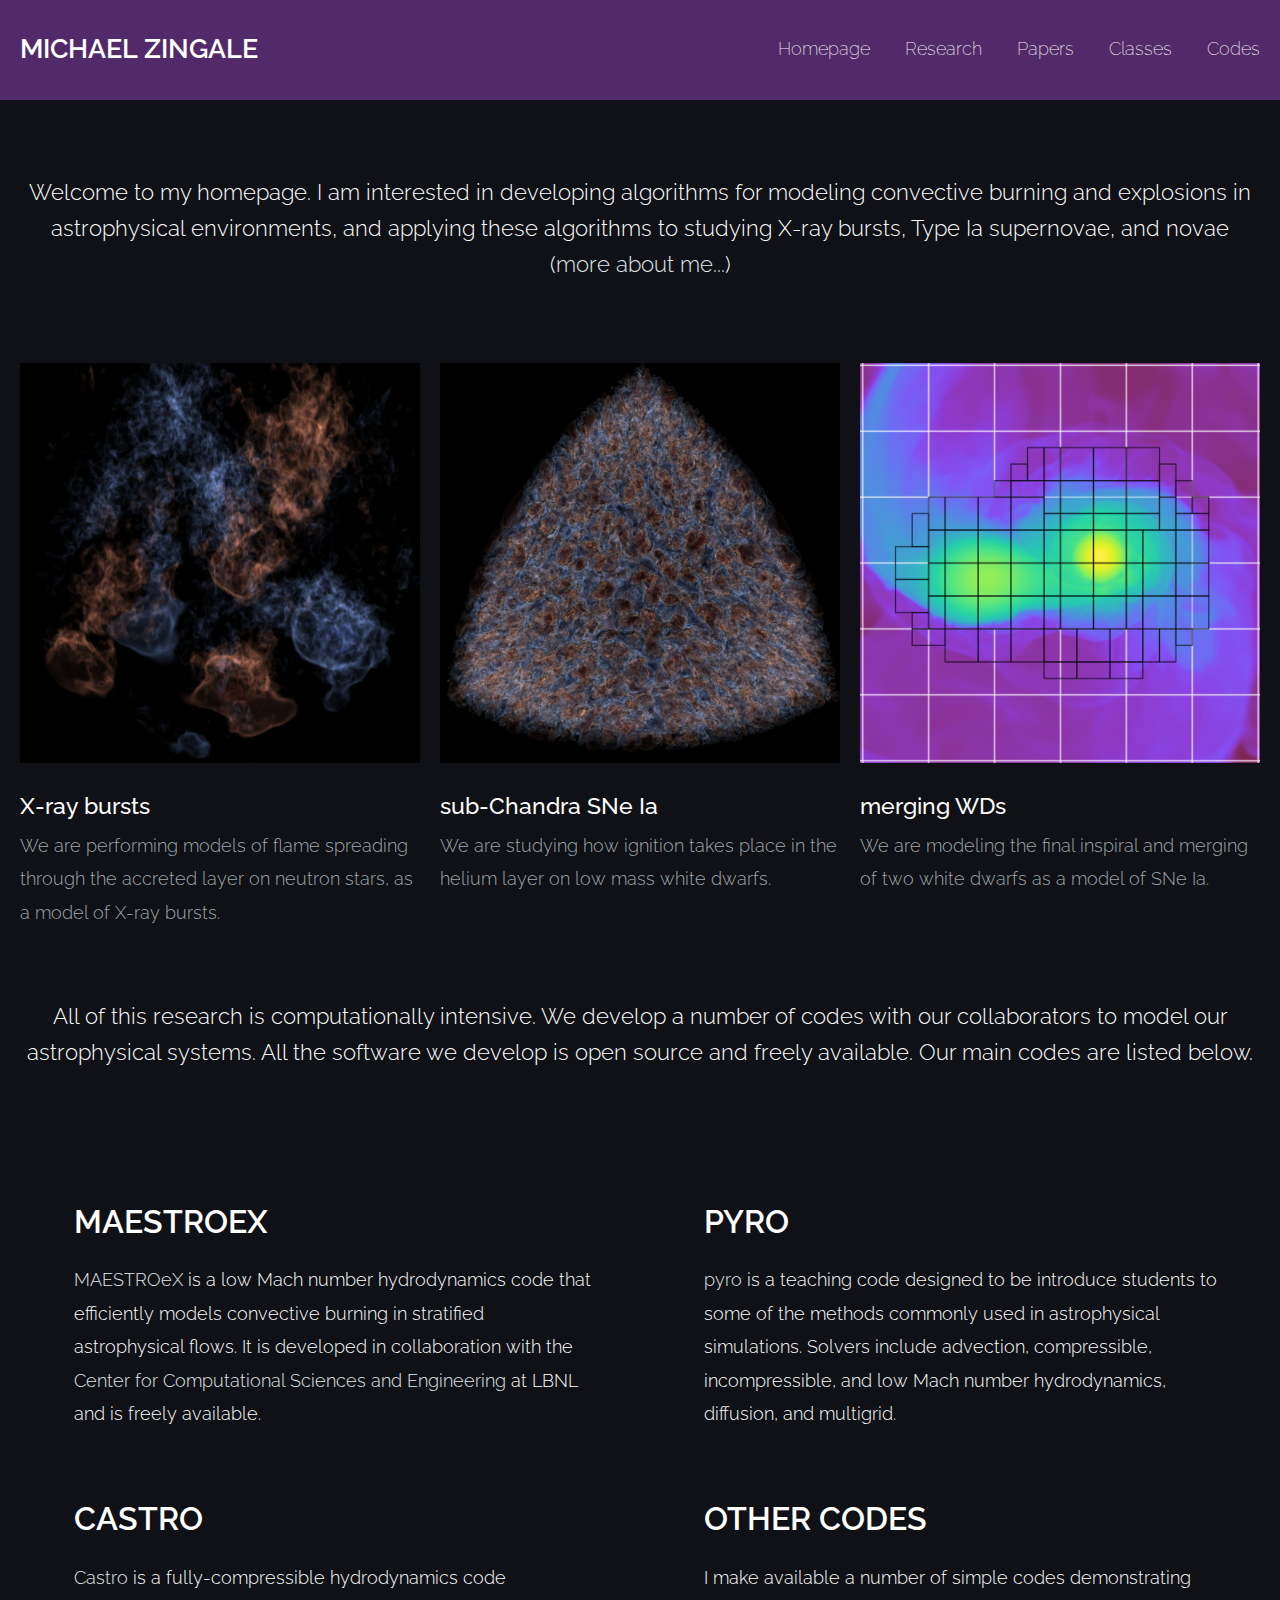
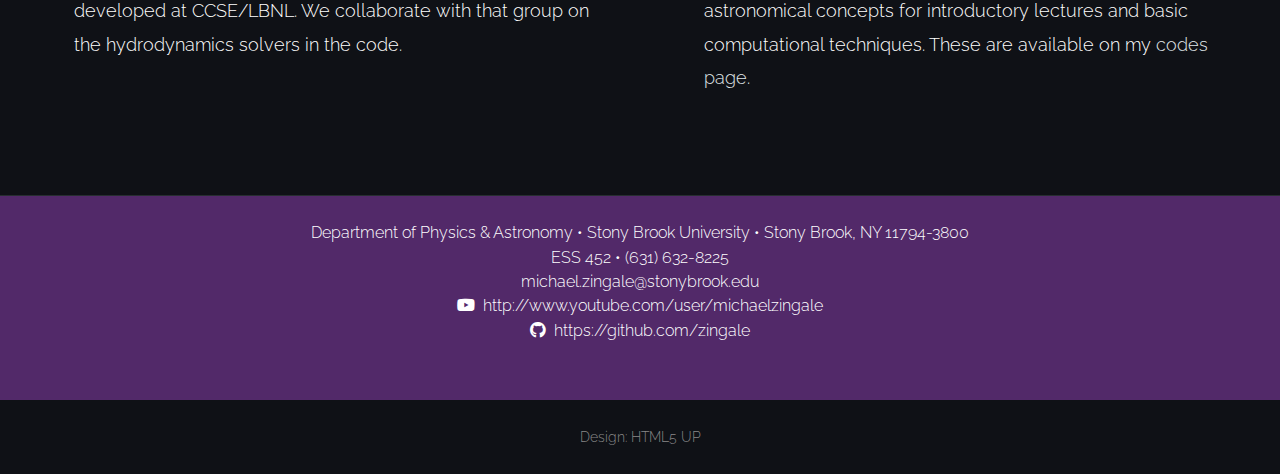
<file: index.html>
<!DOCTYPE HTML>
<!--
    Halcyonic by HTML5 UP
    html5up.net | @ajlkn
    Free for personal and commercial use under the CCA 3.0 license (html5up.net/license)
  -->
<html>
  <head>
    <title>Michael Zingale's homepage</title>
    <meta charset="utf-8" />
    <meta name="viewport" content="width=device-width, initial-scale=1, user-scalable=no" />
    <link href="assets/css/all.css" rel="stylesheet">
    <link rel="stylesheet" href="assets/css/main.css" />
  </head>
  <body>
    <div id="page-wrapper">

      <!-- Header -->
      <section id="header">
	<div class="container">
	  <div class="row">
	    <div class="col-12">

	      <!-- Logo -->
	      <h1><a href="index.html" id="logo">Michael Zingale</a></h1>

	      <!-- Nav -->
	      <nav id="nav">
		<a href="index.html">Homepage</a>
		<a href="research.html">Research</a>
		<a href="pub_year.html">Papers</a>
		<a href="classes.html">Classes</a>
		<a href="codes.html">Codes</a>
	      </nav>

	    </div>
	  </div>
	</div>
      </section>

      <!-- Features -->
      <section id="features">
	<div class="container">

          <div id="subtitle">
            <section>
              <h2>Welcome to my homepage. I am interested in developing algorithms for modeling convective burning and explosions in astrophysical environments, and applying these algorithms to studying X-ray bursts, Type Ia supernovae, and novae (<a href="./about.html">more about me...</a>)</h2>
            </section>
          </div>

	  <div class="row">
	    <div class="col-4 col-12-medium col-12-small">

	      <!-- XRBs -->
	      <section>
		<a href="./simulations/xrb/" class="bordered-feature-image">
                  <img src="images/xrb_square.png" alt="" /></a>
		<h2>X-ray bursts</h2>
		<p>
		  We are performing models of flame spreading through the
                  accreted layer on neutron stars, as a model of X-ray bursts.
		</p>
	      </section>

	    </div>
	    <div class="col-4 col-12-medium col-12-small">

	      <!-- sub-Chandra -->
	      <section>
		<a href="./simulations/subchandra/" class="bordered-feature-image">
                  <img src="images/subch_square.png" alt="" /></a>
		<h2>sub-Chandra SNe Ia</h2>
		<p>
		  We are studying how ignition takes place in the helium layer
                  on low mass white dwarfs.
		</p>
	      </section>

	    </div>
	    <div class="col-4 col-12-medium col-12-small">

	      <!-- wd merger -->
	      <section>
		<a href="./simulations/wdmerger/" class="bordered-feature-image">
                  <img src="images/slice_grid.png" alt="" /></a>
		<h2>merging WDs</h2>
		<p>
		  We are modeling the final inspiral and merging of two white dwarfs
                  as a model of SNe Ia.
		</p>
	      </section>

	    </div>

	  </div>

          <div id="codes">

          <div id="subtitle2">
            <section>
              <h2>All of this research is computationally intensive. We develop a number of codes with our collaborators to model our astrophysical systems. All the software we develop is open source and freely available.  Our main codes are listed below.</h2>
            </section>
          </div>

	    <div class="row aln-center">
	      <div class="col-6 col-12-medium">

	        <!-- Box #1 -->
	        <section>
		  <ul class="style">
		    <li> <!--  class="fa fa-minus"> -->
		      <h3>MAESTROeX</h3>
		      <span><a href="http://amrex-astro.github.io/MAESTROeX/">MAESTROeX</a>
		        is a low Mach number hydrodynamics code that
		        efficiently models convective burning in
		        stratified astrophysical flows.  It is developed
		        in collaboration with the <a href="http://ccse.lbl.gov/">Center for
		          Computational Sciences and Engineering</a> at LBNL
		        and is freely available.</span>
                    </li>
		    <li>
		      <h3>Castro</h3>
		      <span><a href="https://amrex-astro.github.io/Castro/">Castro</a>
		        is a fully-compressible hydrodynamics code
		        developed at CCSE/LBNL.  We collaborate with
		        that group on the hydrodynamics solvers in the
		        code.</span>
                    </li>
                  </ul>
	        </section>

	      </div>
	      <div class="col-6 col-6-medium col-12-small">

	        <!-- Box #2 -->
	        <section>
		  <ul class="style">
		    <li> <!--  class="fa fa-minus"> -->
		      <h3>pyro</h3>
		      <span><a href="https://python-hydro.github.io/pyro2/">pyro</a>
		        is a teaching code designed to be introduce
		        students to some of the methods commonly used in
		        astrophysical simulations.  Solvers include
		        advection, compressible, incompressible, and low
		        Mach number hydrodynamics, diffusion, and
		        multigrid.</span>
                    </li>
		    <li>
		      <h3>other codes</h3>
		      <span>I make available a number of simple codes
		        demonstrating astronomical concepts for
		        introductory lectures and basic computational
		        techniques.  These are available on
		        my <a href="./codes.html">codes
		        page</a>.</span>
                    </li>
		  </ul>

	        </section>

	      </div>
            </div>
	  </div>
	</div>
      </section>

      <!-- Footer -->
      <section id="footer">
	<div class="container">

	  <!-- Links -->
	  <section>
	    <div>
              Department of Physics & Astronomy &bull;
              Stony Brook University &bull; Stony Brook, NY 11794-3800
              <br>ESS 452 &bull; (631) 632-8225
              <br>michael.zingale@stonybrook.edu
              <p><span class="fab fa-youtube"></span>&nbsp; <a href="http://www.youtube.com/user/michaelzingale">http://www.youtube.com/user/michaelzingale</a>
                <br><i class="fab fa-github"></i>&nbsp; <a href="https://github.com/zingale">https://github.com/zingale</a></p>
	    </div>
	  </section>

	</div>
      </section>

      <!-- Copyright -->
      <div id="copyright">
	Design: <a href="http://html5up.net">HTML5 UP</a>
      </div>

    </div>

    <!-- Scripts -->
    <script src="assets/js/jquery.min.js"></script>
    <script src="assets/js/browser.min.js"></script>
    <script src="assets/js/breakpoints.min.js"></script>
    <script src="assets/js/util.js"></script>
    <script src="assets/js/main.js"></script>

  </body>
</html>
</file>
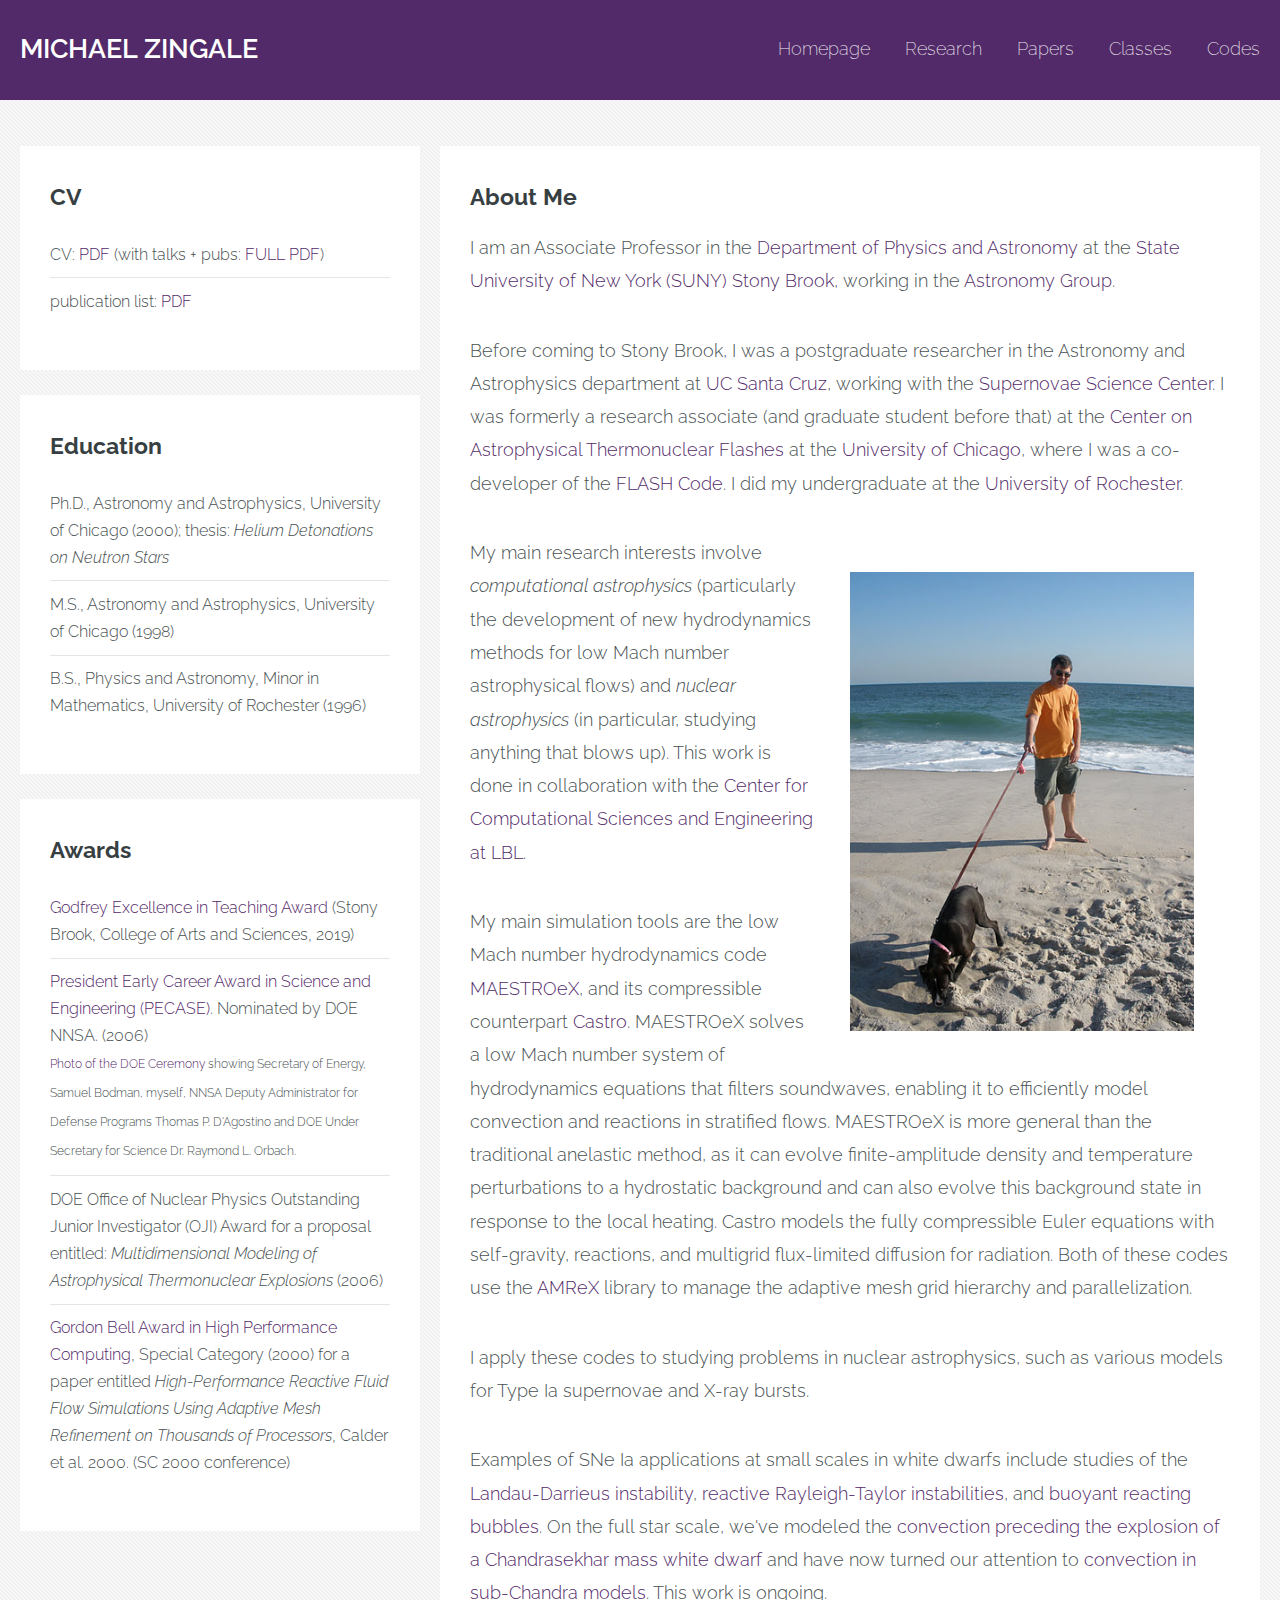
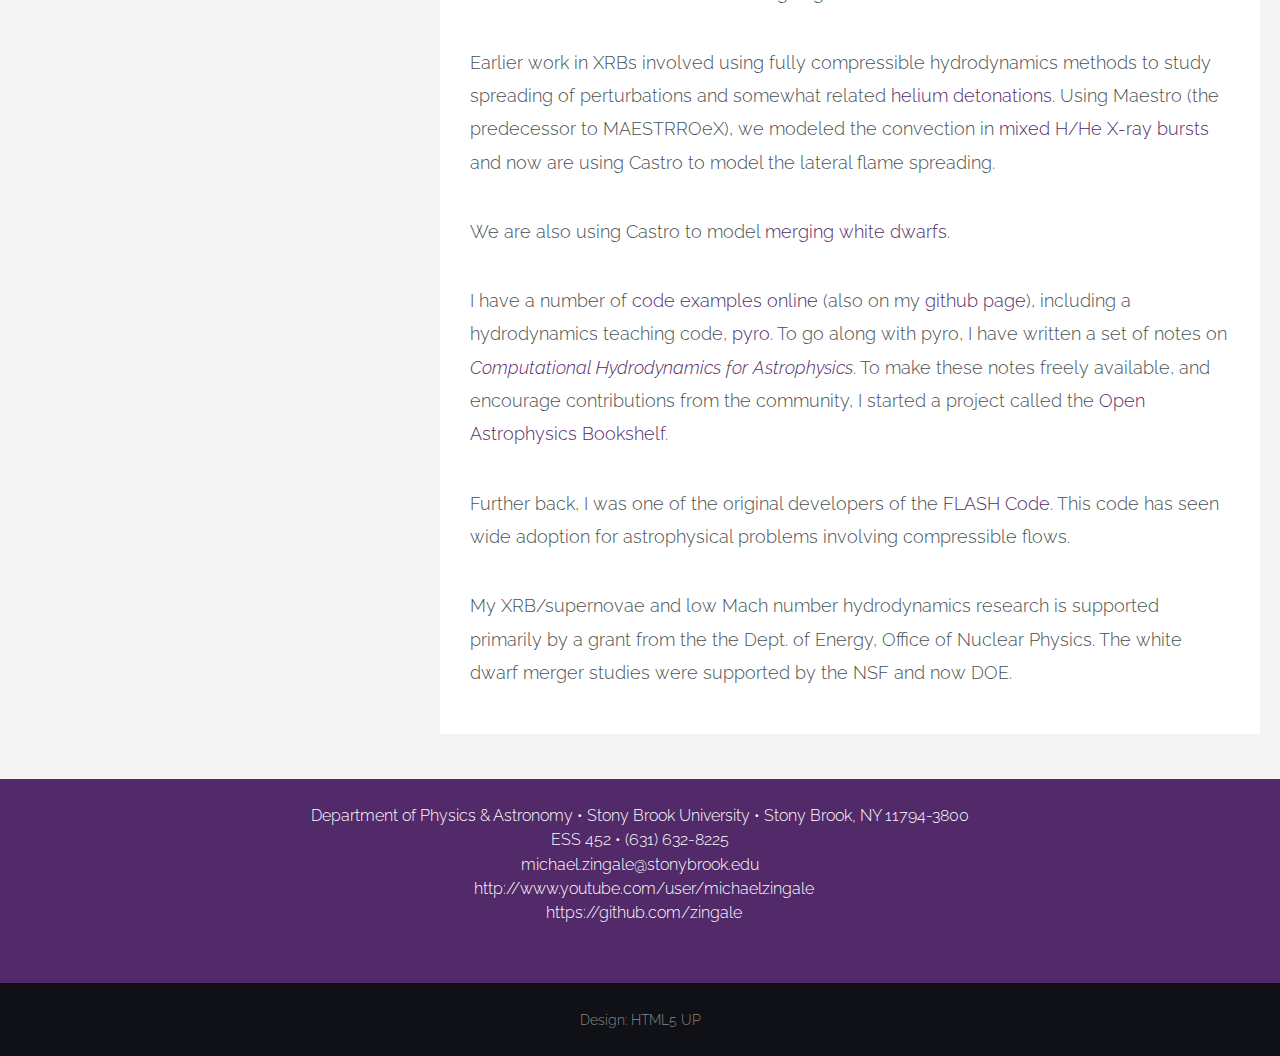
<file: about.html>
<!DOCTYPE HTML>
<!--
    Halcyonic by HTML5 UP
    html5up.net | @ajlkn
    Free for personal and commercial use under the CCA 3.0 license (html5up.net/license)
  -->
<html>
  <head>
    <title>Michael Zingale: About Me</title>
    <meta charset="utf-8" />
    <meta name="viewport" content="width=device-width, initial-scale=1, user-scalable=no" />
    <link rel="stylesheet" href="assets/css/main.css" />
  </head>
  <body class="subpage">
    <div id="page-wrapper">

      <!-- Header -->
      <section id="header">
	<div class="container">
	  <div class="row">
	    <div class="col-12">

	      <!-- Logo -->
	      <h1><a href="index.html" id="logo">Michael Zingale</a></h1>

	      <!-- Nav -->
	      <nav id="nav">
		<a href="index.html">Homepage</a>
		<a href="research.html">Research</a>
		<a href="pub_year.html">Papers</a>
		<a href="classes.html">Classes</a>
		<a href="codes.html">Codes</a>
	      </nav>

	    </div>
	  </div>
	</div>
      </section>

      <!-- Content -->
      <section id="content">
	<div class="container">
	  <div class="row">
	    <div class="col-4 col-12-medium">
              <div id="sidebar">

	        <!-- Sidebar -->
	        <section>
		  <header>
		    <h2>CV</h2>
		  </header>

	          <ul>
		    <li>CV: <a href="./cv/cv.pdf">PDF</a> (with talks + pubs: <a href="./cv/cv_full.pdf">FULL PDF</a>)</li>
		    <li>publication list: <a href="./cv/publications.pdf">PDF</a></li>
	          </ul>

	        </section>

	        <section>
		  <header>
		    <h2>Education</h2>
		  </header>

	          <ul>
		    <li>Ph.D., Astronomy and Astrophysics, University of
		      Chicago (2000); thesis: <em>Helium Detonations on
		        Neutron Stars</em></li>
		    <li>M.S., Astronomy and Astrophysics, University of
		      Chicago (1998)</li>
		    <li>B.S., Physics and Astronomy, Minor in Mathematics,
		      University of Rochester (1996)</li>
                  </ul>

	        </section>

	        <section>
		  <header>
		    <h2>Awards</h2>
		  </header>

	          <ul>
                    <li><a href="https://www.stonybrook.edu/commcms/cas/news/Godfrey.php">Godfrey
                        Excellence in Teaching Award</a> (Stony Brook, College
                      of Arts and Sciences, 2019)</li>

		    <li><a href="https://www.energy.gov/articles/energy-department-early-career-scientists-and-engineers-honored-0">President
		        Early Career Award in Science and Engineering
		        (PECASE)</a>. Nominated by DOE NNSA. (2006)

		      <br><span class="tiny"><a href="./about_images/pecase_doe.jpg">Photo
		          of the DOE Ceremony</a> showing Secretary of Energy,
		        Samuel Bodman, myself, NNSA Deputy Administrator for
		        Defense Programs Thomas P. D'Agostino and DOE Under
		        Secretary for Science Dr. Raymond L. Orbach.</span></li>

		    <li>DOE Office of Nuclear Physics Outstanding Junior
		      Investigator (OJI) Award for a proposal
		      entitled: <em>Multidimensional Modeling of
		        Astrophysical Thermonuclear Explosions</em> (2006)</li>

		    <li><a href="http://www.netlib.org/utk/people/JackDongarra/PAPERS/gordon-bell-ijsa-2018.pdf">Gordon Bell Award in High Performance Computing</a>,
		      Special Category (2000) for a paper entitled
		      <em>High-Performance Reactive Fluid Flow Simulations
		        Using Adaptive Mesh Refinement on Thousands of
		        Processors</em>, Calder et al. 2000. (SC 2000
		      conference)</li>

                  </ul>

	        </section>

	        </div>   <!-- sidebar -->
            </div>

	    <div class="col-8 col-12-medium imp-medium">

	      <!-- Main Content -->
	      <section>
		<header>
		  <h2>About Me</h2>
		</header>

	      <p>I am an Associate Professor in
		the <a href="http://physics.sunysb.edu">Department of
		Physics and Astronomy</a> at
		the <A HREF="http://www.stonybrook.edu">State
		University of New York (SUNY) Stony Brook</A>, working
		in the <a href="http://astro.sunysb.edu">Astronomy
		Group</a>.</p>

	      <p>Before coming to Stony Brook, I was a postgraduate
		researcher in the Astronomy and Astrophysics
		department at <A HREF="http://www.ucsc.edu">UC Santa
		Cruz</A>, working with
		the <a href="http://supersci.org">Supernovae Science
		Center</a>.  I was formerly a research associate (and
		graduate student before that) at
		the <A HREF="http://flash.uchicago.edu">Center on
		Astrophysical Thermonuclear Flashes</A> at
		the <A HREF="http://www.uchicago.edu"> University of
		Chicago</A>, where I was a co-developer of
		the <a href="http://flash.uchicago.edu/site/flashcode/">FLASH
		Code</a>.  I did my undergraduate at
		the <a href="http://www.rochester.edu">University of
		Rochester</a>.</p>

	      <span class="about_pic">
		<img src="./about_images/PA080027.JPG" alt="me">
	      </span>

	      <p>My main research interests involve <em>computational
		  astrophysics</em> (particularly the development of
		  new hydrodynamics methods for low Mach number
		  astrophysical flows) and <em>nuclear
		  astrophysics</em> (in particular, studying anything
		  that blows up).  This work is done in collaboration
		  with the <a href="http://ccse.lbl.gov/">Center for
		  Computational Sciences and Engineering at
		  LBL</a>.</p>

	      <p>My main simulation tools are the low Mach number
		hydrodynamics
		code <a href="https://github.com/AMReX-Astro/MAESTROeX">MAESTROeX</a>,
		and its compressible
		counterpart <a href="https://github.com/AMReX-Astro/Castro">Castro</a>.
		MAESTROeX solves a low Mach number system of
		hydrodynamics equations that filters soundwaves,
		enabling it to efficiently model convection and
		reactions in stratified flows.  MAESTROeX is more
		general than the traditional anelastic method, as it
		can evolve finite-amplitude density and temperature
		perturbations to a hydrostatic background and can also
		evolve this background state in response to the local
		heating.  Castro models the fully compressible Euler
		equations with self-gravity, reactions, and multigrid
		flux-limited diffusion for radiation.  Both of these
		codes use
		the <a href="http://github.com/AMReX-Codes/">AMReX</a>
		library to manage the adaptive mesh grid hierarchy and
		parallelization.</p>
	      
	      <p>I apply these codes to studying problems in nuclear
		astrophysics, such as various models for Type Ia
		supernovae and X-ray bursts.

	      <p>Examples of SNe Ia applications
		at small scales in white dwarfs include studies of
		the <a href="./simulations/ld/">Landau-Darrieus
		instability</a>, <a href="./simulations/SNrt/">reactive
		Rayleigh-Taylor instabilities</a>,
		and <a href="./simulations/bubbles/">buoyant reacting
		bubbles</a>.  On the full star scale, we've modeled
		the <a href="./simulations/wdconvect/">convection preceding the
		explosion of a Chandrasekhar mass white dwarf</a> and
		have now turned our attention
		to <a href="./simulations/subchandra/">convection in sub-Chandra
		models</a>. This work is ongoing.</p>

	      <p>Earlier work in XRBs involved using fully
		compressible hydrodynamics methods to study spreading
		of perturbations and somewhat
		related <a href="./simulations/xray_gallery/">helium
		detonations</a>.  Using Maestro (the predecessor to
		MAESTRROeX), we modeled the convection
		in <a href="./simulations/xrb/">mixed H/He X-ray
		bursts</a> and now are using Castro to model the
		lateral flame spreading.</p>

	      <p>We are also using Castro to
	      model <a href="../simulations/wdmerger/">merging white
	      dwarfs</a>.</p>

	      <p>I have a number of <a href="codes.html">code examples
		online</a> (also on
		my <a href="https://github.com/zingale/">github
		page</a>), including a hydrodynamics teaching code,
		<a href="https://python-hydro.github.io/pyro2/">pyro</a>.  To 
		go along with pyro, I have written a set of notes on
		<a href="https://github.com/Open-Astrophysics-Bookshelf/numerical_exercises"><em>Computational
		Hydrodynamics for Astrophysics</em></a>.  To make
		these notes freely available, and encourage
		contributions from the community, I started a project
		called
		the <a href="https://open-astrophysics-bookshelf.github.io/">Open
		Astrophysics Bookshelf</a>.</p>

	      <P>Further back, I was one of the original developers of
		the <A HREF="http://flash.uchicago.edu/site/flashcode">FLASH
		Code</A>.  This code has seen wide adoption for
		astrophysical problems involving compressible flows.</p>

	      <p>My XRB/supernovae and low Mach number hydrodynamics
		research is supported primarily by a grant from the
		the Dept. of Energy, Office of Nuclear Physics.  The
		white dwarf merger studies were supported by the NSF
		and now DOE.</p>


	      </section>

	    </div>
	  </div>
	</div>
      </section>

      <!-- Footer -->
      <section id="footer">
	<div class="container">

	  <!-- Links -->
	  <section>
	    <div>
              Department of Physics & Astronomy &bull;
              Stony Brook University &bull; Stony Brook, NY 11794-3800
              <br>ESS 452 &bull; (631) 632-8225
              <br>michael.zingale@stonybrook.edu
              <p><span class="fab fa-youtube"></span>&nbsp; <a href="http://www.youtube.com/user/michaelzingale">http://www.youtube.com/user/michaelzingale</a>
                <br><i class="fab fa-github"></i>&nbsp; <a href="https://github.com/zingale">https://github.com/zingale</a></p>
	    </div>
	  </section>

	</div>
      </section>

      <!-- Copyright -->
      <div id="copyright">
	Design: <a href="http://html5up.net">HTML5 UP</a>
      </div>

    </div>

    <!-- Scripts -->
    <script src="assets/js/jquery.min.js"></script>
    <script src="assets/js/browser.min.js"></script>
    <script src="assets/js/breakpoints.min.js"></script>
    <script src="assets/js/util.js"></script>
    <script src="assets/js/main.js"></script>

  </body>
</html>
</file>
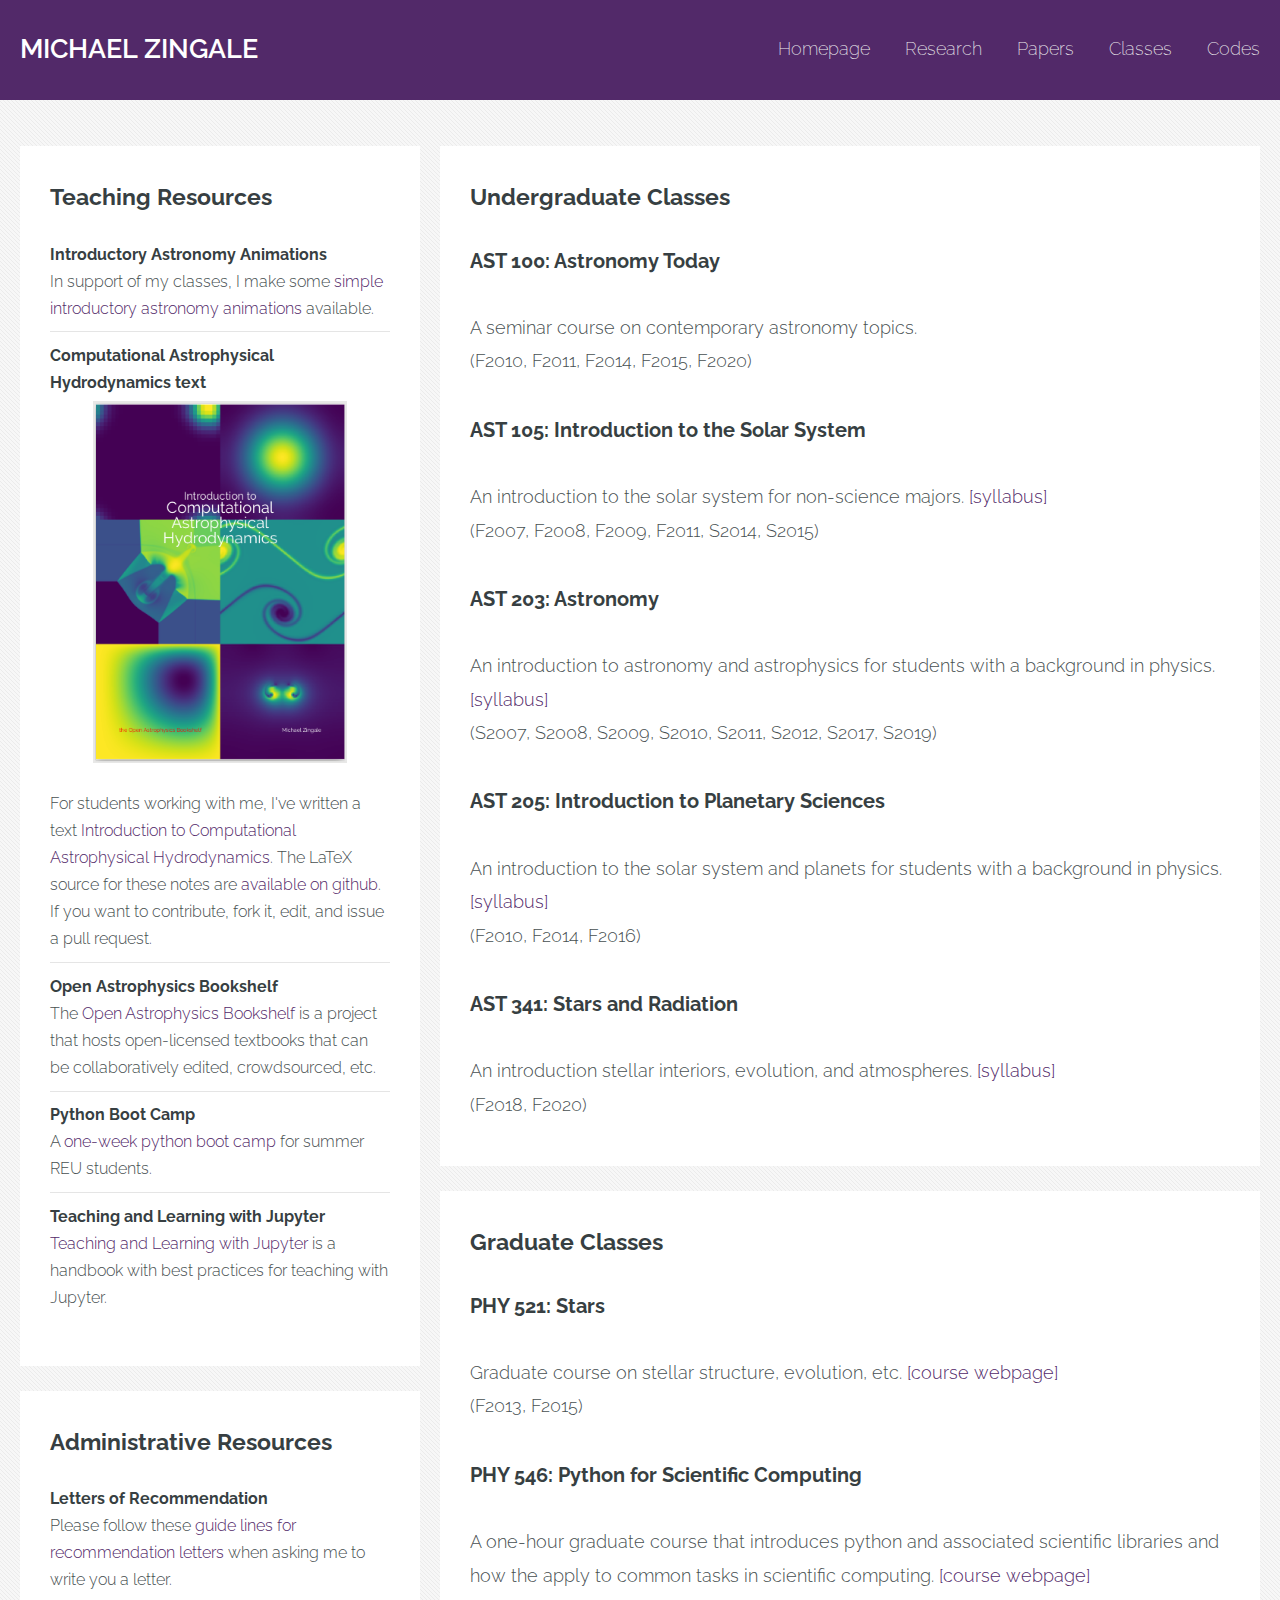
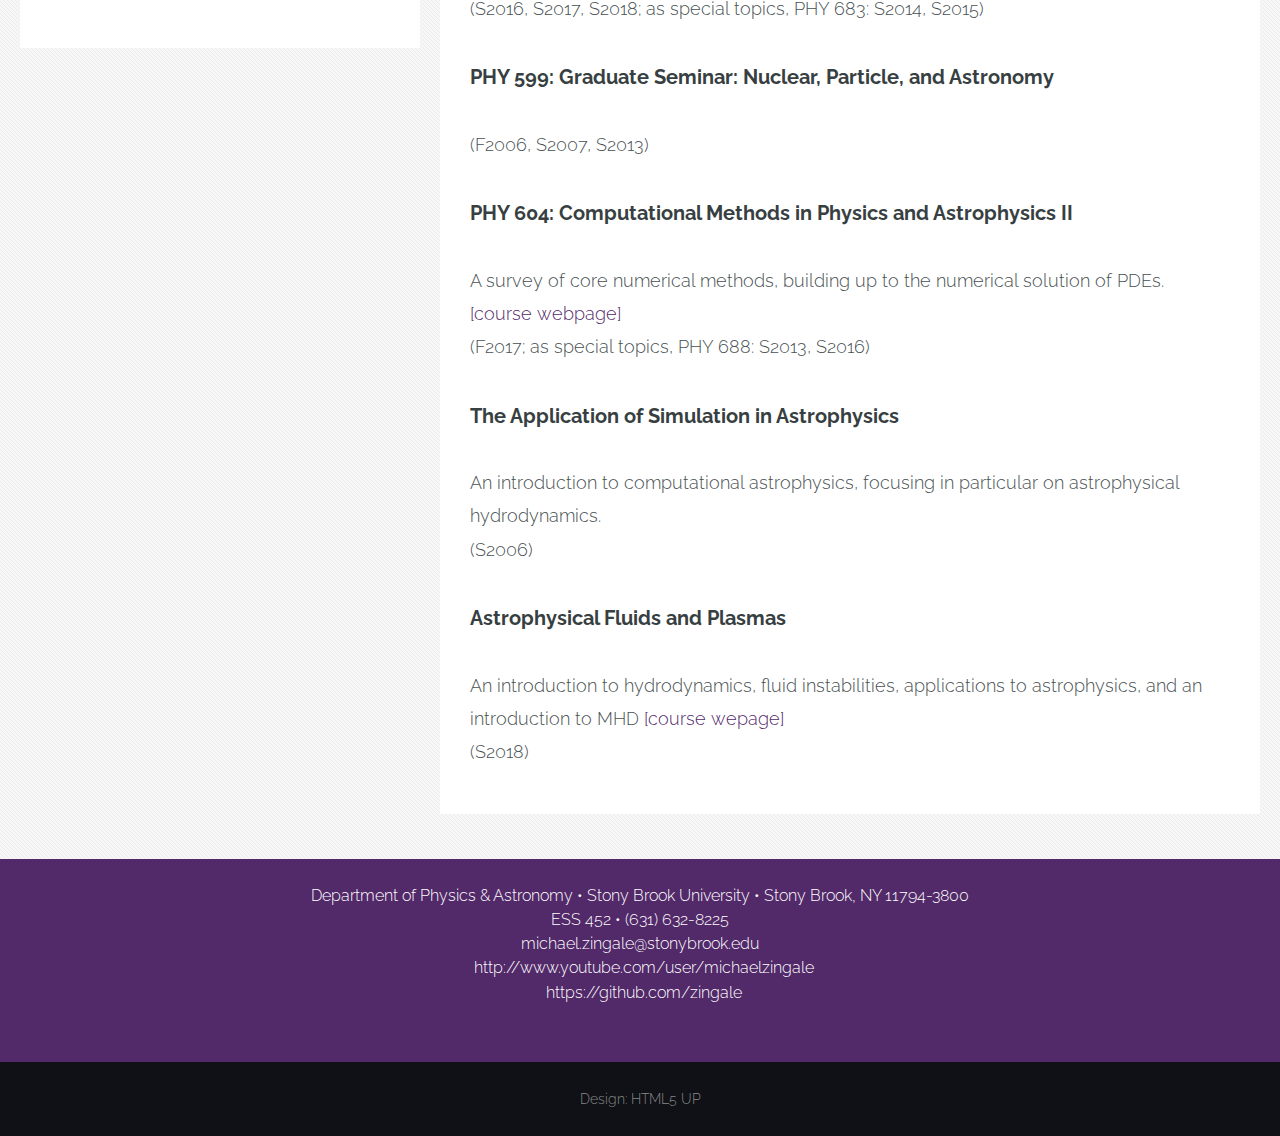
<file: classes.html>
<!DOCTYPE HTML>
<!--
    Halcyonic by HTML5 UP
    html5up.net | @ajlkn
    Free for personal and commercial use under the CCA 3.0 license (html5up.net/license)
  -->
<html>
  <head>
    <title>Michael Zingale: Teaching</title>
    <meta charset="utf-8" />
    <meta name="viewport" content="width=device-width, initial-scale=1, user-scalable=no" />
    <link rel="stylesheet" href="assets/css/main.css" />
  </head>
  <body class="subpage">
    <div id="page-wrapper">

      <!-- Header -->
      <section id="header">
	<div class="container">
	  <div class="row">
	    <div class="col-12">

	      <!-- Logo -->
	      <h1><a href="index.html" id="logo">Michael Zingale</a></h1>

	      <!-- Nav -->
	      <nav id="nav">
		<a href="index.html">Homepage</a>
		<a href="research.html">Research</a>
		<a href="pub_year.html">Papers</a>
		<a href="classes.html">Classes</a>
		<a href="codes.html">Codes</a>
	      </nav>

	    </div>
	  </div>
	</div>
      </section>

      <!-- Content -->
      <section id="content">
	<div class="container">
	  <div class="row">
	    <div class="col-4 col-12-medium">
              <div id="sidebar">

	        <!-- Sidebar -->
	        <section>
		  <header>
		    <h2>Teaching Resources</h2>
		  </header>

	          <ul>
		    <li><h4>Introductory Astronomy Animations</h4>
		      <span>In support of my classes, I make
		        some <a href="http://zingale.github.io/astro_animations/">simple
		          introductory astronomy animations</a>
		        available.</span> </li>

		    <li><h4>Computational Astrophysical Hydrodynamics text</h4>
		      <span>
		        <img src="images/book.png" alt="book
		        cover"><br> For students working with me, I've
		        written a
		        text <a href="http://bender.astro.sunysb.edu/hydro_by_example/CompHydroTutorial.pdf">Introduction
		        to Computational Astrophysical
		        Hydrodynamics</a>. The LaTeX source for these
		        notes
		        are <a href="https://github.com/Open-Astrophysics-Bookshelf/numerical_exercises">available
		        on github</a>. If you want to contribute, fork
		        it, edit, and issue a pull
		        request.</span> </li>

		    <li><h4>Open Astrophysics Bookshelf</h4>
		      <span>The <a href="http://open-astrophysics-bookshelf.github.io/">Open
		          Astrophysics Bookshelf</a> is a project that
		          hosts open-licensed textbooks that can be
		          collaboratively edited, crowdsourced,
		          etc.</span> </li>

		    <li><h4>Python Boot Camp</h4>
		      <span>A <a href="https://sbu-python-summer.github.io/">one-week
		          python boot camp</a> for summer REU
		          students.</span></li>


		    <li><h4>Teaching and Learning with Jupyter</h4>
		      <span><a href="https://jupyter4edu.github.io/jupyter-edu-book/">Teaching and Learning with Jupyter</a> is a 
                        handbook with best practices for teaching with Jupyter.</span></li>
	          </ul>

	        </section>

	        <section>
		  <header>
		    <h2>Administrative Resources</h2>
		  </header>

	          <ul>
                    <li><h4>Letters of Recommendation</h4>
                      <span>Please follow
                        these <a href="letters.html">guide lines for
                          recommendation letters</a> when asking me to write
                        you a letter.</span></li>
                  </ul>

	        </section>

	        </div>   <!-- sidebar -->
            </div>

	    <div class="col-8 col-12-medium imp-medium">

	      <!-- Main Content -->
	      <section>
		<header>
		  <h2>Undergraduate Classes</h2>
		</header>

	        <p><h3>AST 100: Astronomy Today</h3>
		<br>A seminar course on contemporary astronomy topics.
		  <br>(F2010, F2011, F2014, F2015, F2020)

	        <p><h3>AST 105: Introduction to the Solar System</h3>
		  <br>An introduction to the solar system for
		  non-science majors.
		  <a href="./classes/ast105_syllabus.pdf">[syllabus]</a>
		  <br>(F2007, F2008, F2009, F2011,
		  S2014, S2015)

	        <p><h3>AST 203: Astronomy</h3>
		  <br>An introduction to astronomy and astrophysics
		  for students with a background in physics.
		  <a href="./classes/ast203_syllabus.pdf">[syllabus]</a>
		  <br>(S2007, S2008, S2009, S2010, S2011, S2012,
                       S2017, S2019)

	        <p><h3>AST 205: Introduction to Planetary Sciences</h3>
		  <br>An introduction to the solar system and planets
		  for students with a background in physics.
		  <a href="./classes/ast205_syllabus.pdf">[syllabus]</a>
		  <br>(F2010, F2014, F2016)

	        <p><h3>AST 341: Stars and Radiation</h3>
		  <br>An introduction stellar interiors, evolution,
		  and
		  atmospheres. <a href="./classes/ast341_syllabus.pdf">[syllabus]</a>
		  <br>(F2018, F2020)

              </section>

	      <section>
		<header>
		  <h2>Graduate Classes</h2>
		</header>

	        <p><h3>PHY 521: Stars</h3>
		  <br>Graduate course on stellar structure, evolution,
		  etc. <a href="http://bender.astro.sunysb.edu/classes/stars">[course
		  webpage]</a>
		  <br>(F2013, F2015)

	        <p><h3>PHY 546: Python for Scientific Computing</h3>
		  <br>A one-hour graduate course that introduces
		  python and associated scientific libraries and how
		  the apply to common tasks in scientific computing.
		  <a href="http://sbu-python-class.github.io/python-science/">[course
		    webpage]</a>
		  <br>(S2016, S2017, S2018; as special topics, PHY
		  683: S2014, S2015)

	        <p><h3>PHY 599: Graduate Seminar: Nuclear, Particle,
	        and Astronomy</h3>
		<br>(F2006, S2007, S2013)

	        <p><h3>PHY 604: Computational Methods in Physics and
	        Astrophysics II</h3>
		  <br>A survey of core numerical methods, building
		  up to the numerical solution of PDEs.
		  <a href="http://bender.astro.sunysb.edu/classes/numerical_methods/">
		    [course webpage]</a>
		  <br>(F2017; as special topics, PHY 688: S2013, S2016)

	        <p><h3>The Application of Simulation in Astrophysics</h3>
		  <br>An introduction to computational
		    astrophysics, focusing in particular on astrophysical
		hydrodynamics.
		    <br>(S2006)

                <p><h3>Astrophysical Fluids and Plasmas</h3>
                  <br>An introduction to hydrodynamics, fluid
                  instabilities, applications to astrophysics, and an
                  introduction to MHD
                  <a href="http://bender.astro.sunysb.edu/classes/fluids/">[course wepage]</a>
                  <br>(S2018)
	      </section>

	    </div>
	  </div>
	</div>
      </section>

      <!-- Footer -->
      <section id="footer">
	<div class="container">

	  <!-- Links -->
	  <section>
	    <div>
              Department of Physics & Astronomy &bull;
              Stony Brook University &bull; Stony Brook, NY 11794-3800
              <br>ESS 452 &bull; (631) 632-8225
              <br>michael.zingale@stonybrook.edu
              <p><span class="fab fa-youtube"></span>&nbsp; <a href="http://www.youtube.com/user/michaelzingale">http://www.youtube.com/user/michaelzingale</a>
                <br><i class="fab fa-github"></i>&nbsp; <a href="https://github.com/zingale">https://github.com/zingale</a></p>
	    </div>
	  </section>

	</div>
      </section>

      <!-- Copyright -->
      <div id="copyright">
	Design: <a href="http://html5up.net">HTML5 UP</a>
      </div>

    </div>

    <!-- Scripts -->
    <script src="assets/js/jquery.min.js"></script>
    <script src="assets/js/browser.min.js"></script>
    <script src="assets/js/breakpoints.min.js"></script>
    <script src="assets/js/util.js"></script>
    <script src="assets/js/main.js"></script>

  </body>
</html>
</file>
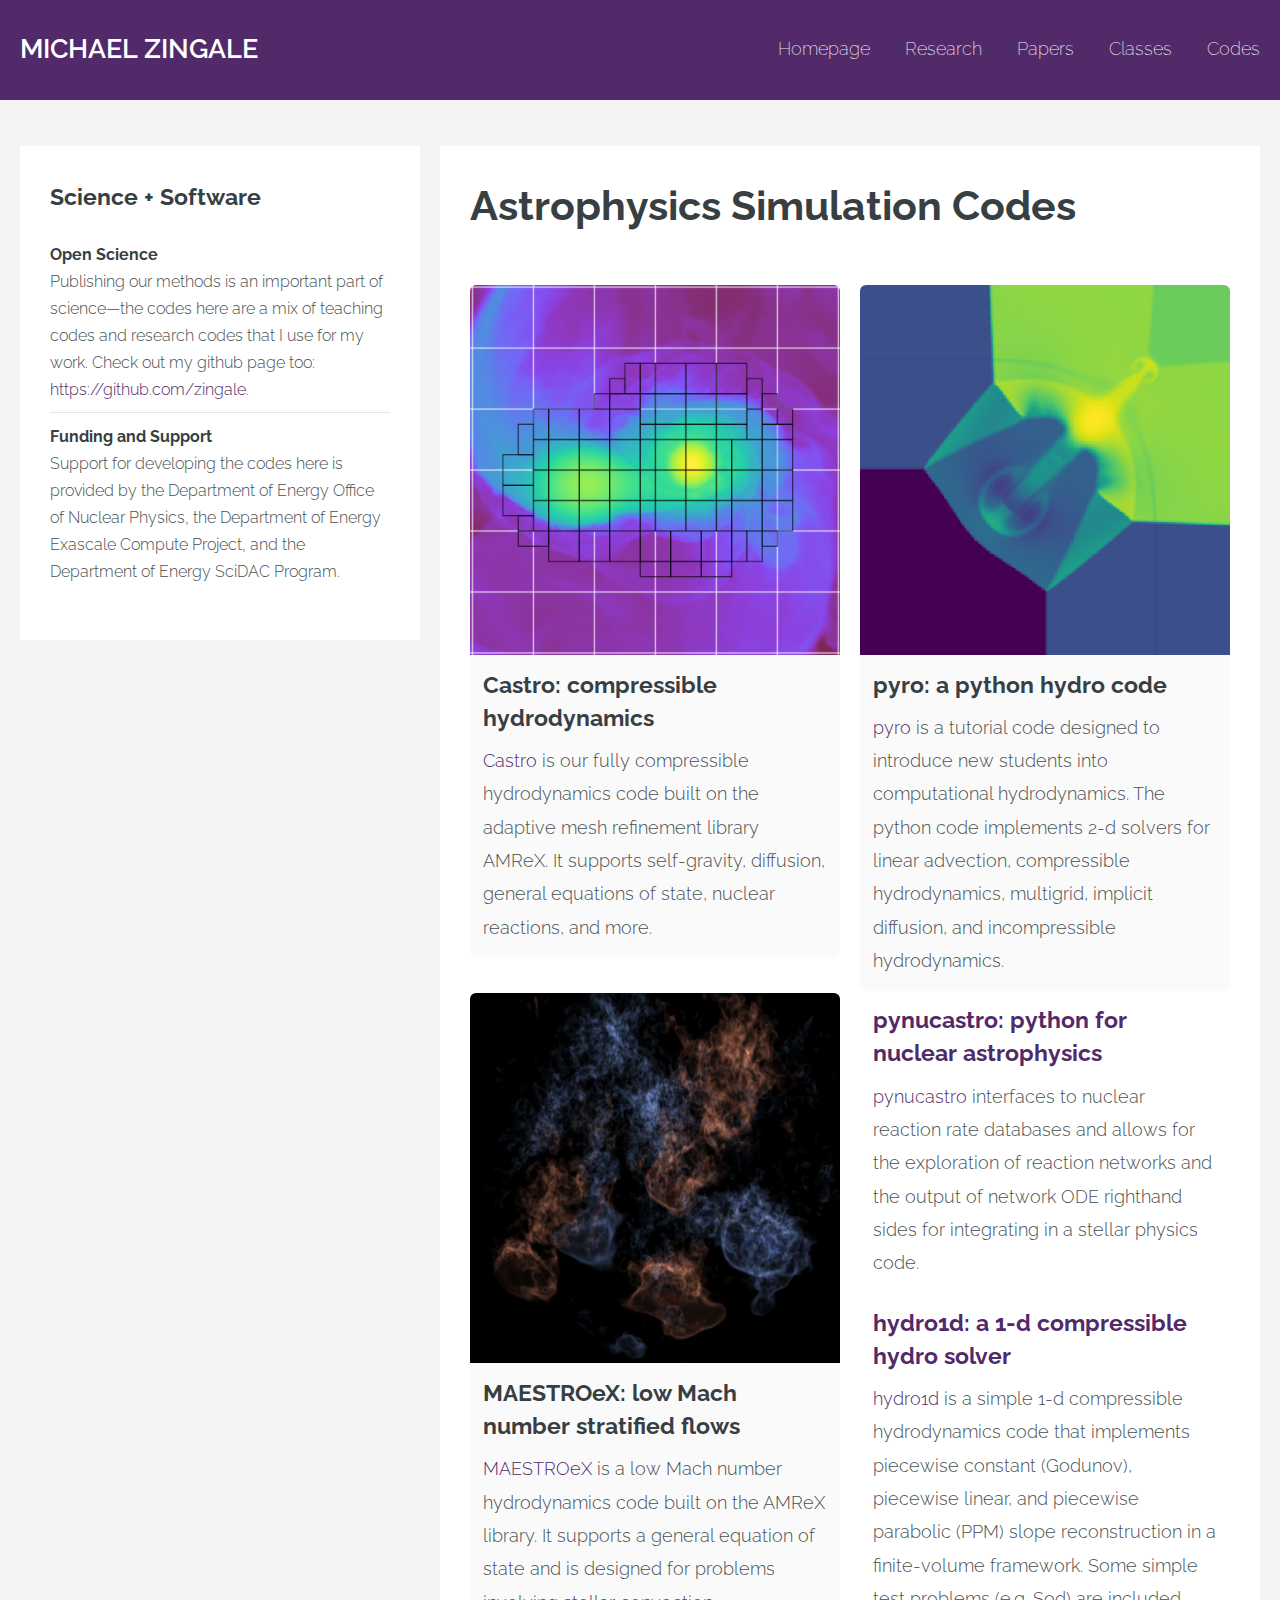
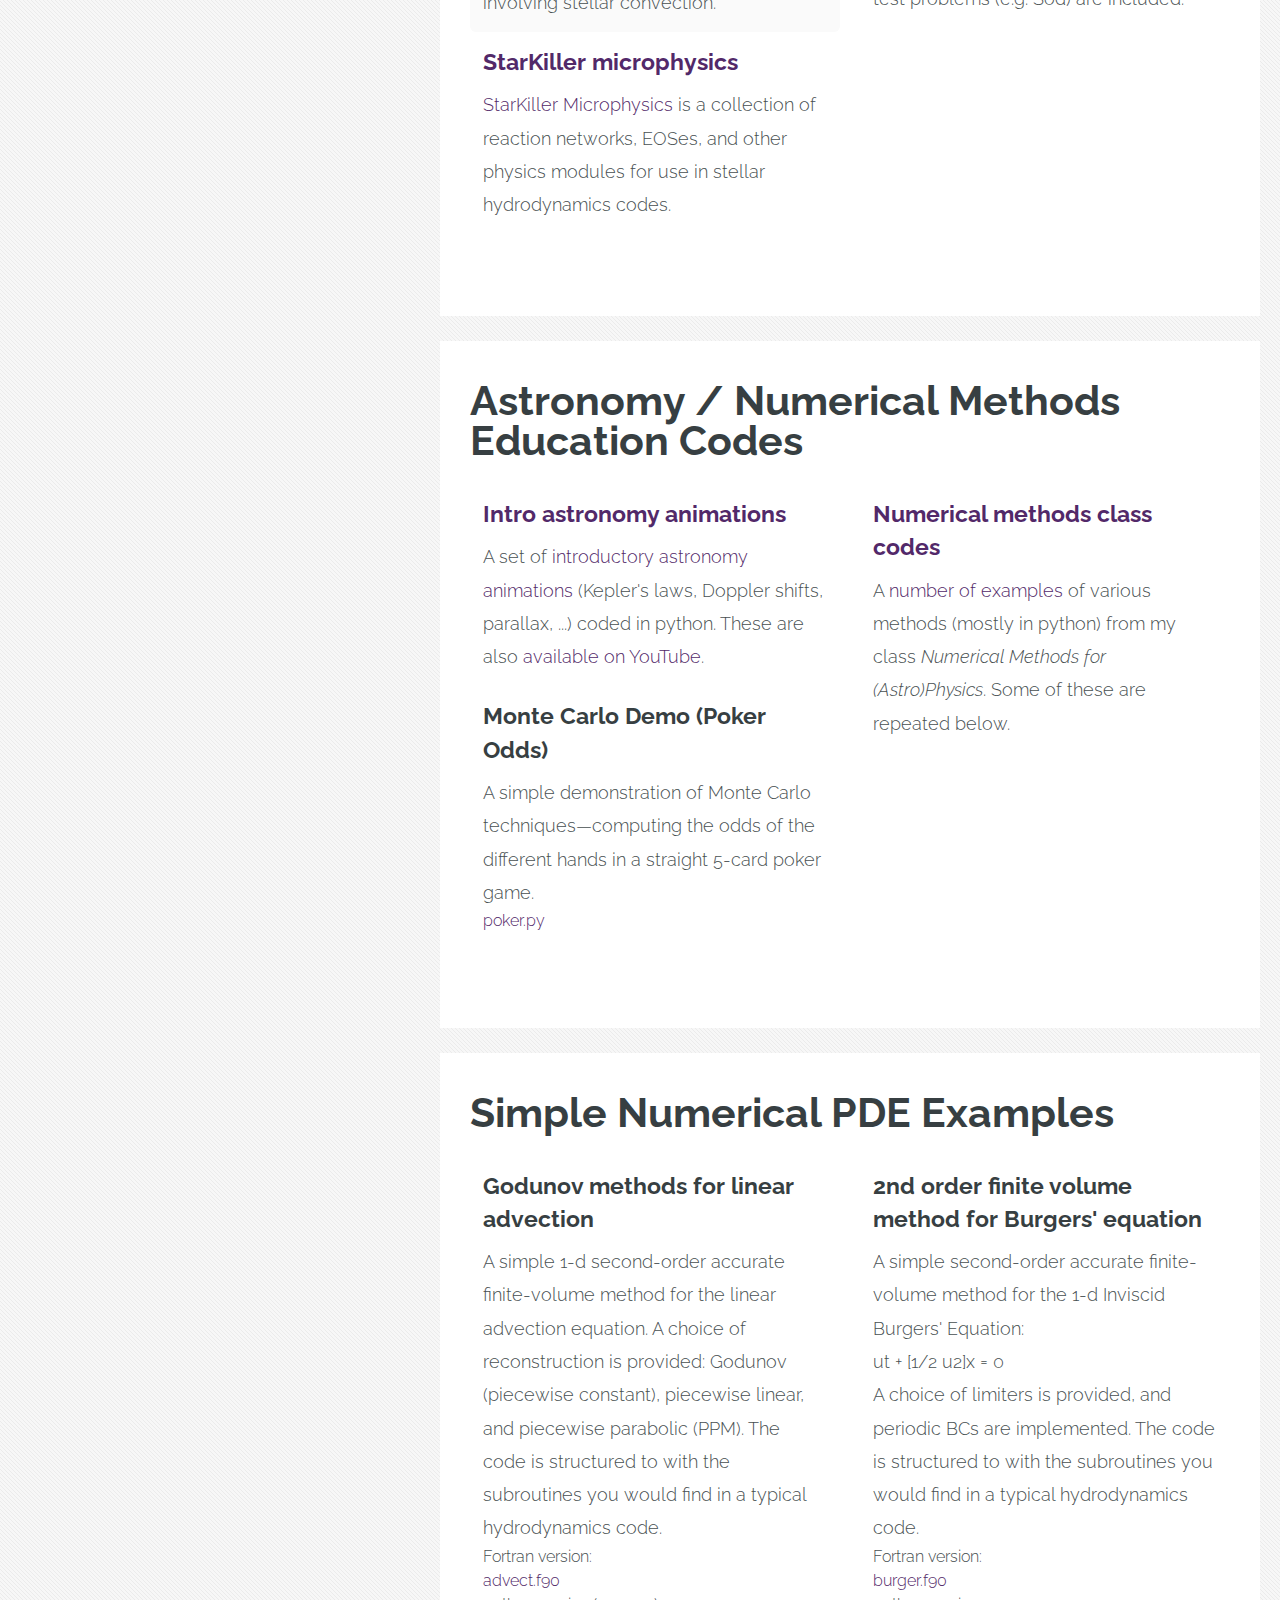
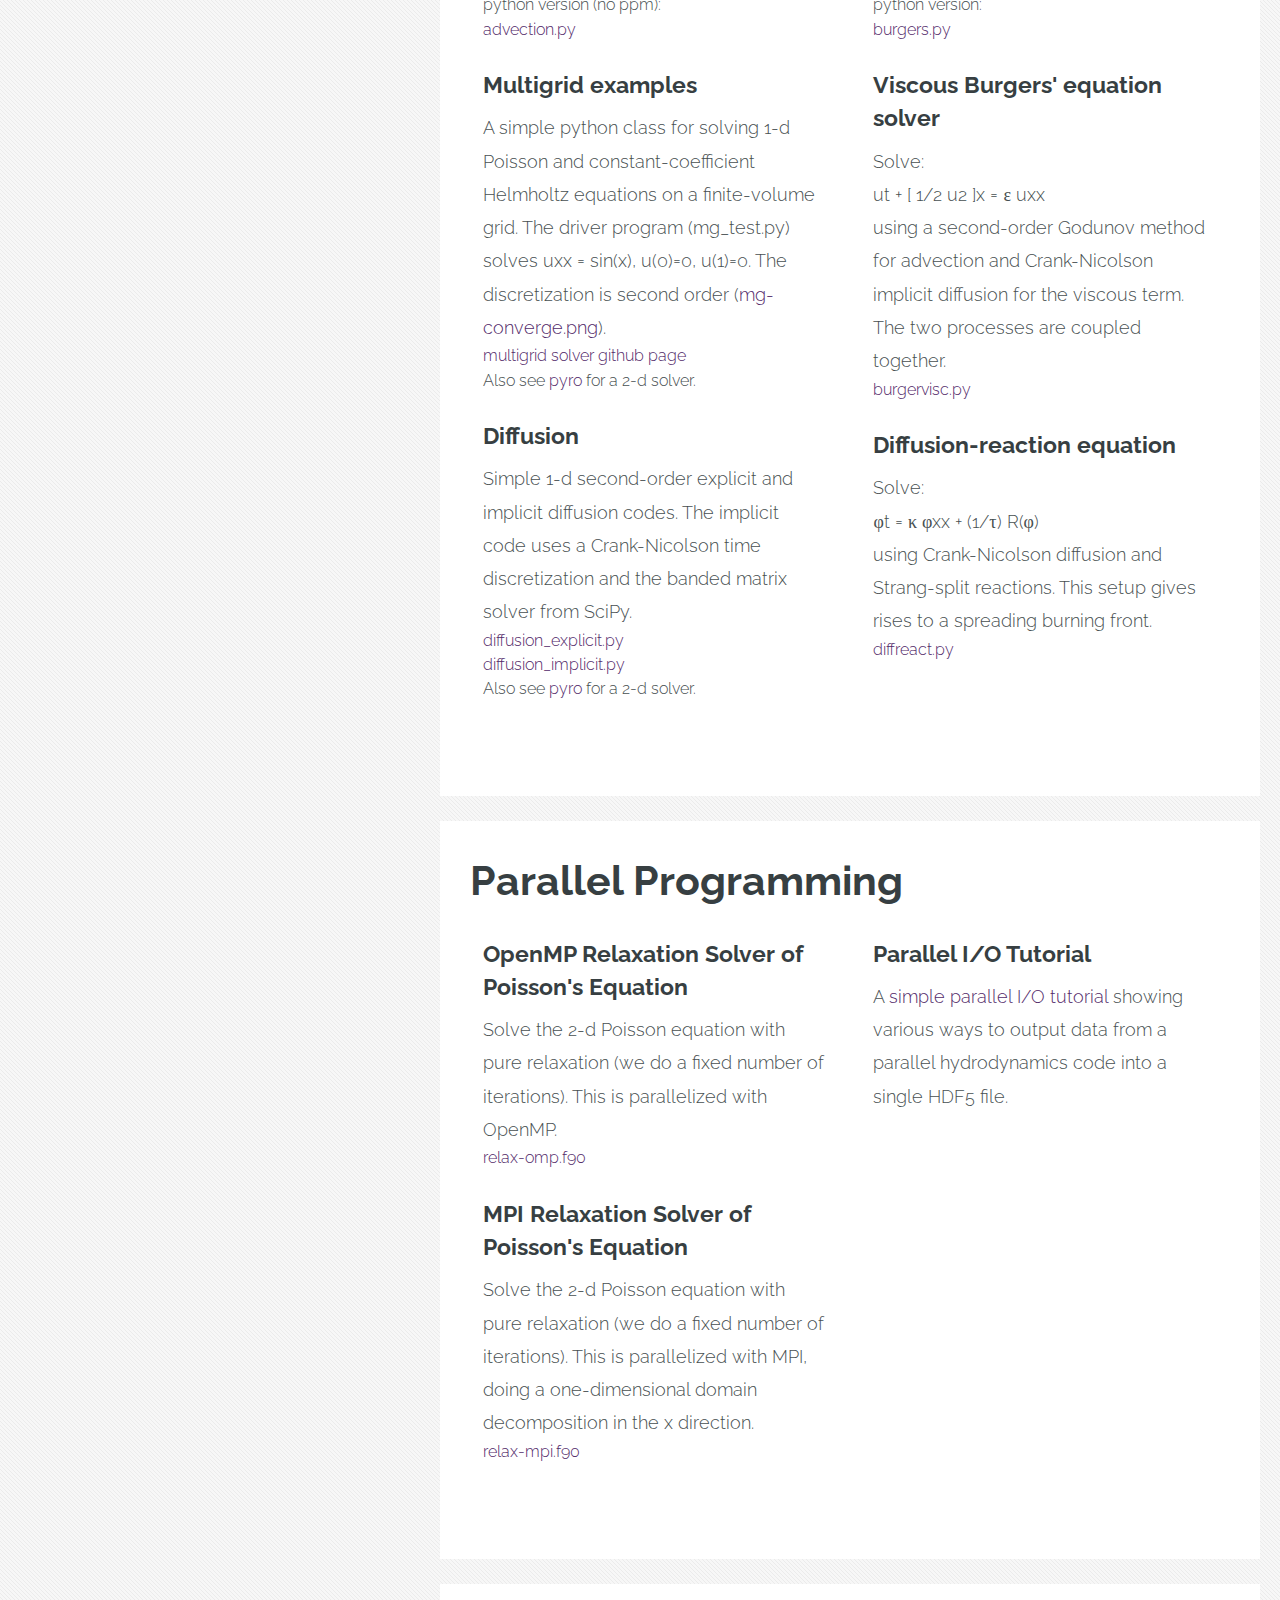
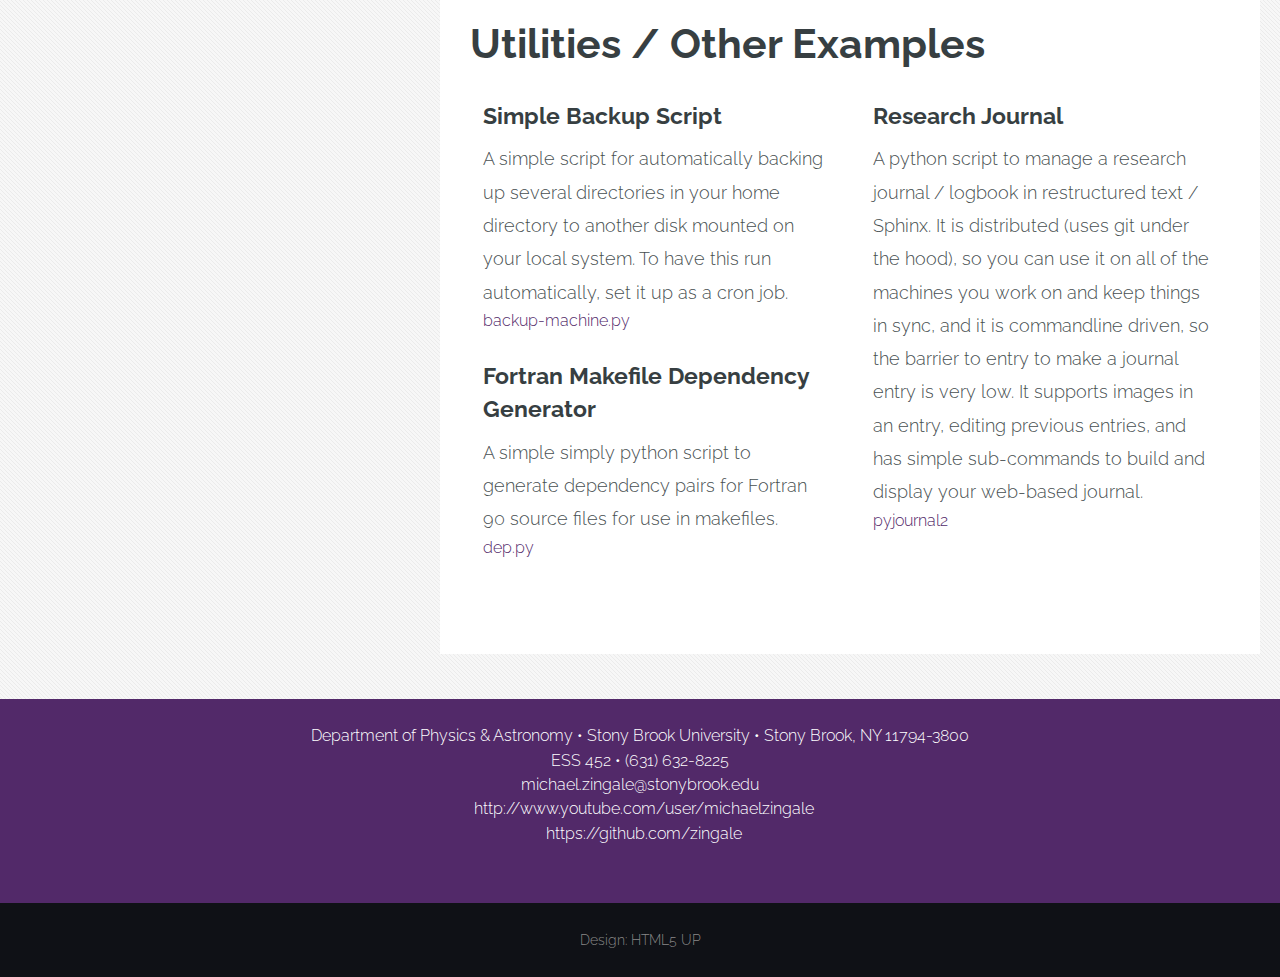
<file: codes.html>
<!DOCTYPE HTML>
<!--
    Halcyonic by HTML5 UP
    html5up.net | @ajlkn
    Free for personal and commercial use under the CCA 3.0 license (html5up.net/license)
  -->
<html>
  <head>
    <title>Michael Zingale: Codes</title>
    <meta charset="utf-8" />
    <meta name="viewport" content="width=device-width, initial-scale=1, user-scalable=no" />
    <link rel="stylesheet" href="assets/css/main.css" />
  </head>
  <body class="subpage">
    <div id="page-wrapper">

      <!-- Header -->
      <section id="header">
	<div class="container">
	  <div class="row">
	    <div class="col-12">

	      <!-- Logo -->
	      <h1><a href="index.html" id="logo">Michael Zingale</a></h1>

	      <!-- Nav -->
	      <nav id="nav">
		<a href="index.html">Homepage</a>
		<a href="research.html">Research</a>
		<a href="pub_year.html">Papers</a>
		<a href="classes.html">Classes</a>
		<a href="codes.html">Codes</a>
	      </nav>

	    </div>
	  </div>
	</div>
      </section>

      <!-- Content -->
      <section id="content">
	<div class="container">
	  <div class="row">
	    <div class="col-4 col-12-medium">
              <div id="sidebar">

	        <!-- Sidebar -->
	        <section>
                  <header>
                    <h2>Science + Software</h2>
                  </header>

	          <ul>
		    <li><h4>Open Science</h4>
                      <span>Publishing our methods is an important part of
	            science&mdash;the codes here are a mix of teaching codes
	            and research codes that I use for my work.

	            Check out my github page
	            too: <a href="https://github.com/zingale/">https://github.com/zingale</a>.</span></li>

		    <li><h4>Funding and Support</h4>
                      <span>Support for developing the codes here is
                        provided by the Department of Energy Office of
                        Nuclear Physics, the Department of Energy Exascale
                        Compute Project, and the Department of Energy SciDAC
                        Program.</span>
                    </li>

                  </ul>

	        </section>

              </div>
	    </div>

	    <div class="col-8 col-12-medium imp-medium">
              <div id="code">

	        <!-- Main Content -->
	        <section>
		  <header>
		    <h1>Astrophysics Simulation Codes</h1>
		  </header>

	          <div class="row">
	            <div class="col-6 col-12-medium">

                      <ul>
	                <li><a href="https://github.com/AMReX-Astro/Castro/" class="image featured">
		            <img src="images/slice_grid.png" alt=""></a>

                          <div class="codebox">
                            <h3>Castro: compressible hydrodynamics</h3>

                            <a href="https://github.com/AMReX-Astro/Castro/">Castro</a>
                            is our fully compressible hydrodynamics
                            code built on the adaptive mesh refinement
                            library AMReX.  It supports self-gravity,
                            diffusion, general equations of state,
                            nuclear reactions, and more.
                          </div>
                        </li>

                        <li>
	                  <a href="https://github.com/AMReX-Astro/MAESTROeX" class="image featured">
		            <img src="images/xrb_square.png" alt=""></a>

                          <div class="codebox">
                            <h3>MAESTROeX: low Mach number stratified flows</h3>

                            <a href="https://github.com/AMReX-Astro/MAESTROeX">MAESTROeX</a>
                            is a low Mach number hydrodynamics code
                            built on the AMReX library.  It supports a
                            general equation of state and is designed
                            for problems involving stellar convection.
                          </div>
                        </li>

                        <li>
                          <div class="codebox_simple">
                            <h3><a href="http://starkiller-astro.github.io/Microphysics/docs/">StarKiller microphysics</a></h3>

                            <a href="https://github.com/StarKiller-astro/Microphysics/">StarKiller
                              Microphysics</a> is a collection of
                            reaction networks, EOSes, and other
                            physics modules for use in stellar
                            hydrodynamics codes.
                          </div>
                        </li>

                      </ul>
                    </div>

	            <div class="col-6 col-12-medium">

                      <ul>

                        <li>
	                  <a href="https://github.com/python-hydro/pyro2" class="image featured">
		            <img src="images/pyro_compressible.png" alt=""></a>

                          <div class="codebox">
		            <h3>pyro: a python hydro code</h3>

                            <a href="https://github.com/python-hydro/pyro2">pyro</a>
                            is a tutorial code designed to
                            introduce new students into computational
                            hydrodynamics. The python code
                            implements 2-d solvers for linear
                            advection, compressible hydrodynamics,
                            multigrid, implicit diffusion, and
                            incompressible hydrodynamics.
                          </div>
                        </li>

                        <li>
                          <div class="codebox_simple">
                            <h3><a href="http://pynucastro.github.io/pynucastro/">pynucastro: python for
                                nuclear astrophysics</a></h3>

                            <a href="https://github.com/pynucastro/pynucastro">pynucastro</a> interfaces to nuclear reaction rate databases
                            and allows for the exploration of reaction networks and
                            the output of network ODE righthand sides for integrating
                            in a stellar physics code.
                          </div>
                        </li>

                        <li>
                          <div class="codebox_simple">
                            <h3><a href="http://zingale.github.io/hydro1d/">hydro1d: a 1-d compressible hydro solver</a></h3>

                            <a href="https://github.com/zingale/hydro1d">hydro1d</a>
                            is a simple 1-d compressible hydrodynamics
                            code that implements piecewise constant
                            (Godunov), piecewise linear, and piecewise
                            parabolic (PPM) slope reconstruction in a
                            finite-volume framework. Some simple test
                            problems (e.g. Sod) are included.
                          </div>
                        </li>

                      </ul>

                    </div>

                  </div> <!-- row -->

	        </section>

	        <section>
		  <header>
		    <h1>Astronomy / Numerical Methods Education Codes</h1>
		  </header>

	          <div class="row">
	            <div class="col-6 col-12-medium">

                      <ul>
                        <li>
                          <div class="codebox_simple">
                            <h3><a href="http://zingale.github.io/astro_animations/">Intro astronomy
                                animations</a></h3>

                            A set
			    of <a href="http://zingale.github.io/astro_animations/">introductory
			      astronomy animations</a> (Kepler's laws,
			    Doppler shifts, parallax, ...) coded in
			    python.  These are
			    also <a href="http://www.youtube.com/playlist?list=PL5D1C3702F5D1E571&amp;feature=plcp">available
			      on YouTube</a>.
                          </div>
                        </li>

                        <li>
                          <div class="codebox_simple">
		            <h3>Monte Carlo Demo (Poker Odds)</h3>

                            A simple demonstration of Monte Carlo
		            techniques&mdash;computing the odds of the
		            different hands in a straight 5-card poker game.

		            <p><span class="fa fa-download"></span>
                              <a href="./codes/poker.py">poker.py</a>
                          </div>
                        </li>

                      </ul>

                    </div>

	            <div class="col-6 col-12-medium">

                      <ul>
                        <li>
                          <div class="codebox_simple">
                            <h3><a href="http://bender.astro.sunysb.edu/classes/numerical_methods">Numerical methods
                                class codes</a></h3>

                            A <a href="http://bender.astro.sunysb.edu/classes/numerical_methods">number
		              of examples</a> of various methods (mostly
		            in python) from my class <em>Numerical
		              Methods for (Astro)Physics</em>.  Some of
		            these are repeated below.
                          </div>
                        </li>

                      </ul>

                    </div>
                  </div>
	        </section>

	        <section>
		  <header>
		    <h1>Simple Numerical PDE Examples</h1>
		  </header>

	          <div class="row">
	            <div class="col-6 col-12-medium">

                      <ul>
                        <li>
                          <div class="codebox_simple">
                            <h3>Godunov methods for linear advection</h3>

                            A simple 1-d second-order accurate
		            finite-volume method for the linear
		            advection equation.  A choice of
		            reconstruction is provided: Godunov
		            (piecewise constant), piecewise linear,
		            and piecewise parabolic (PPM).  The code
		            is structured to with the subroutines you
		            would find in a typical hydrodynamics
		            code.<br>

                            <p>Fortran version:<br>
		              <span class="fa fa-download"></span> <A href="https://github.com/zingale/hydro_examples/blob/master/advection/Fortran/advect.f90">advect.f90</a>

                            <p>python version (no ppm):<br>
		              <span class="fa fa-download"></span> <a href="https://github.com/zingale/hydro_examples/blob/master/advection/advection.py">advection.py</a>

                          </div>
                        </li>

                        <li>
                          <div class="codebox_simple">
                            <h3>Multigrid examples</h3>

                            A simple python class for solving 1-d
		            Poisson and constant-coefficient Helmholtz
		            equations on a finite-volume grid.  The
		            driver program (mg_test.py) solves
		            u<sub>xx</sub> = sin(x), u(0)=0, u(1)=0.
		            The discretization is second order
		            (<a href="./codes/mg-converge.png">mg-converge.png</a>).

		            <p><span class="fa fa-download"></span> <a href="https://github.com/zingale/hydro_examples/tree/master/multigrid">multigrid solver github page</a>

		            <p>Also see <a href="https://python-hydro.github.io/pyro2/">pyro</a>
		              for a 2-d solver.
                          </div>
                        </li>


                        <li>
                          <div class="codebox_simple">
                            <h3>Diffusion</h3>

                            Simple 1-d second-order explicit and
		            implicit diffusion codes.  The implicit
		            code uses a Crank-Nicolson time
		            discretization and the banded matrix
		            solver from SciPy.

		            <p><span class="fa fa-download"></span> <a href="https://github.com/zingale/hydro_examples/blob/master/diffusion/diffusion_explicit.py">diffusion_explicit.py</a><br>
                              <span class="fa fa-download"></span> <a href="https://github.com/zingale/hydro_examples/blob/master/diffusion/diffusion_implicit.py">diffusion_implicit.py</a>

                            <p>Also
		              see <a href="https://python-hydro.github.io/pyro2/">pyro</a>
		              for a 2-d solver.
                          </div>
                        </li>

                      </ul>

                    </div>

	            <div class="col-6 col-12-medium">

                      <ul>
                        <li>
                          <div class="codebox_simple">
                            <h3>2<sup>nd</sup> order finite volume method for Burgers' equation</h3>

                            A simple second-order accurate
		            finite-volume method for the 1-d Inviscid
		            Burgers' Equation: <br>u<sub>t</sub> +
		            [1/2 u<sup>2</sup>]<sub>x</sub> = 0<br> A
		            choice of limiters is provided, and
		            periodic BCs are implemented.  The code is
		            structured to with the subroutines you
		            would find in a typical hydrodynamics
		            code.

                            <p>Fortran version:<br>
		              <span class="fa fa-download"></span> <A href="./codes/burger.f90">burger.f90</a>

		            <p>python version:<br>
                              <span class="fa fa-download"></span> <a href="https://github.com/zingale/hydro_examples/blob/master/burgers/burgers.py">burgers.py</a>
                          </div>
                        </li>

                        <li>
                          <div class="codebox_simple">
                            <h3>Viscous Burgers' equation solver</h3>

                            Solve:<br> u<sub>t</sub> + [ 1/2
		            u<sup>2</sup> ]<sub>x</sub> = &epsilon;
		            u<sub>xx</sub> <br> using a second-order Godunov
		            method for advection and Crank-Nicolson implicit
		            diffusion for the viscous term.  The two
		            processes are coupled together.
                          
                            <p><span class="fa fa-download"></span> <a href="https://github.com/zingale/hydro_examples/blob/master/multiphysics/burgersvisc.py">burgervisc.py</a>
                          </div>
                        </li>

                        <li>
                          <div class="codebox_simple">
                            <h3>Diffusion-reaction equation</h3>

                            Solve:<br>

		            &phi;<sub>t</sub> = &kappa;
		            &phi;<sub>xx</sub> + (1/&tau;) R(&phi;)

		            <br>using Crank-Nicolson diffusion and
		            Strang-split reactions.  This setup gives rises
		            to a spreading burning front.

		            <p><span class="fa fa-download"></span> <a href="https://github.com/zingale/hydro_examples/blob/master/multiphysics/diffusion-reaction.py">diffreact.py</a>
                          </div>
                        </li>

                      </ul>

                    </div>
                  </div>
	        </section>


	        <section>
		  <header>
		    <h1>Parallel Programming</h1>
		  </header>

	          <div class="row">
	            <div class="col-6 col-12-medium">

                      <ul>
                        <li>
                          <div class="codebox_simple">
		            <h3>OpenMP Relaxation Solver of Poisson's Equation</h3>

                            Solve the 2-d Poisson equation with pure
		            relaxation (we do a fixed number of iterations).
		            This is parallelized with OpenMP.

		            <p><span class="fa fa-download"></span>
                              <a href="https://github.com/zingale/hydro_examples/blob/master/parallel/relax-omp.f90">relax-omp.f90</a>
                          </div>
                        </li>

                        <li>
                          <div class="codebox_simple">
                            <h3>MPI Relaxation Solver of Poisson's Equation</h3>

                            Solve the 2-d Poisson equation with pure
		            relaxation (we do a fixed number of iterations).
		            This is parallelized with MPI, doing a
		            one-dimensional domain decomposition in the x
		            direction.

		            <p><span class="fa fa-download"></span>
                              <a href="https://github.com/zingale/hydro_examples/blob/master/parallel/relax-mpi.f90">relax-mpi.f90</a>
                          </div>
                        </li>

                      </ul>

                    </div>

	            <div class="col-6 col-12-medium">

                      <ul>
                        <li>
                          <div class="codebox_simple">
                            <h3>Parallel I/O Tutorial</h3>

		            A <A HREF="./io_tutorial">simple parallel
		              I/O tutorial</a> showing various ways to
		            output data from a parallel hydrodynamics
		            code into a single HDF5 file.
                          </div>
                        </li>

                      </ul>

                    </div>
                  </div>
	        </section>


	        <section>
		  <header>
		    <h1>Utilities / Other Examples</h1>
		  </header>

	          <div class="row">
	            <div class="col-6 col-12-medium">

                      <ul>
                        <li>
                          <div class="codebox_simple">
		            <h3>Simple Backup Script</h3>

                            A simple script for automatically backing up
		            several directories in your home directory to
		            another disk mounted on your local system.  To
		            have this run automatically, set it up as a cron
		            job.

		            <p><span class="fa fa-download"></span>
                              <a href="https://github.com/zingale/backup_machine/">backup-machine.py</a>
                          </div>
                        </li>

                        <li>
                          <div class="codebox_simple">
		            <h3>Fortran Makefile Dependency Generator</h3>

                            A simple simply python script to generate
		            dependency pairs for Fortran 90 source
		            files for use in makefiles.

		            <p><span class="fa fa-download"></span>
                              <a href="https://github.com/BoxLib-Codes/ode-openacc/blob/master/util/dep.py">dep.py</a>
                          </div>
                        </li>

                      </ul>

                    </div>

	            <div class="col-6 col-12-medium">

                      <ul>
                        <li>
                          <div class="codebox_simple">
		            <h3>Research Journal</h3>

                            A python script to manage a research
		            journal / logbook in restructured text /
		            Sphinx.  It is distributed (uses git under
		            the hood), so you can use it on all of the
		            machines you work on and keep things in
		            sync, and it is commandline driven, so the
		            barrier to entry to make a journal entry
		            is very low.  It supports images in an
		            entry, editing previous entries, and has
		            simple sub-commands to build and display
		            your web-based journal.

		            <p><span class="fa fa-download"></span>
                              <a href="http://github.com/zingale/pyjournal2/">pyjournal2</a>
                          </div>
                        </li>

                      </ul>

                    </div>
                  </div>
	        </section>


              </div> <!-- code -->
	    </div>
	  </div>
	</div>
      </section>

      <!-- Footer -->
      <section id="footer">
	<div class="container">

	  <!-- Links -->
	  <section>
	    <div>
              Department of Physics & Astronomy &bull;
              Stony Brook University &bull; Stony Brook, NY 11794-3800
              <br>ESS 452 &bull; (631) 632-8225
              <br>michael.zingale@stonybrook.edu
              <p><span class="fab fa-youtube"></span>&nbsp; <a href="http://www.youtube.com/user/michaelzingale">http://www.youtube.com/user/michaelzingale</a>
                <br><i class="fab fa-github"></i>&nbsp; <a href="https://github.com/zingale">https://github.com/zingale</a></p>
	    </div>
	  </section>

	</div>
      </section>

      <!-- Copyright -->
      <div id="copyright">
	Design: <a href="http://html5up.net">HTML5 UP</a>
      </div>

    </div>

    <!-- Scripts -->
    <script src="assets/js/jquery.min.js"></script>
    <script src="assets/js/browser.min.js"></script>
    <script src="assets/js/breakpoints.min.js"></script>
    <script src="assets/js/util.js"></script>
    <script src="assets/js/main.js"></script>

  </body>
</html>
</file>
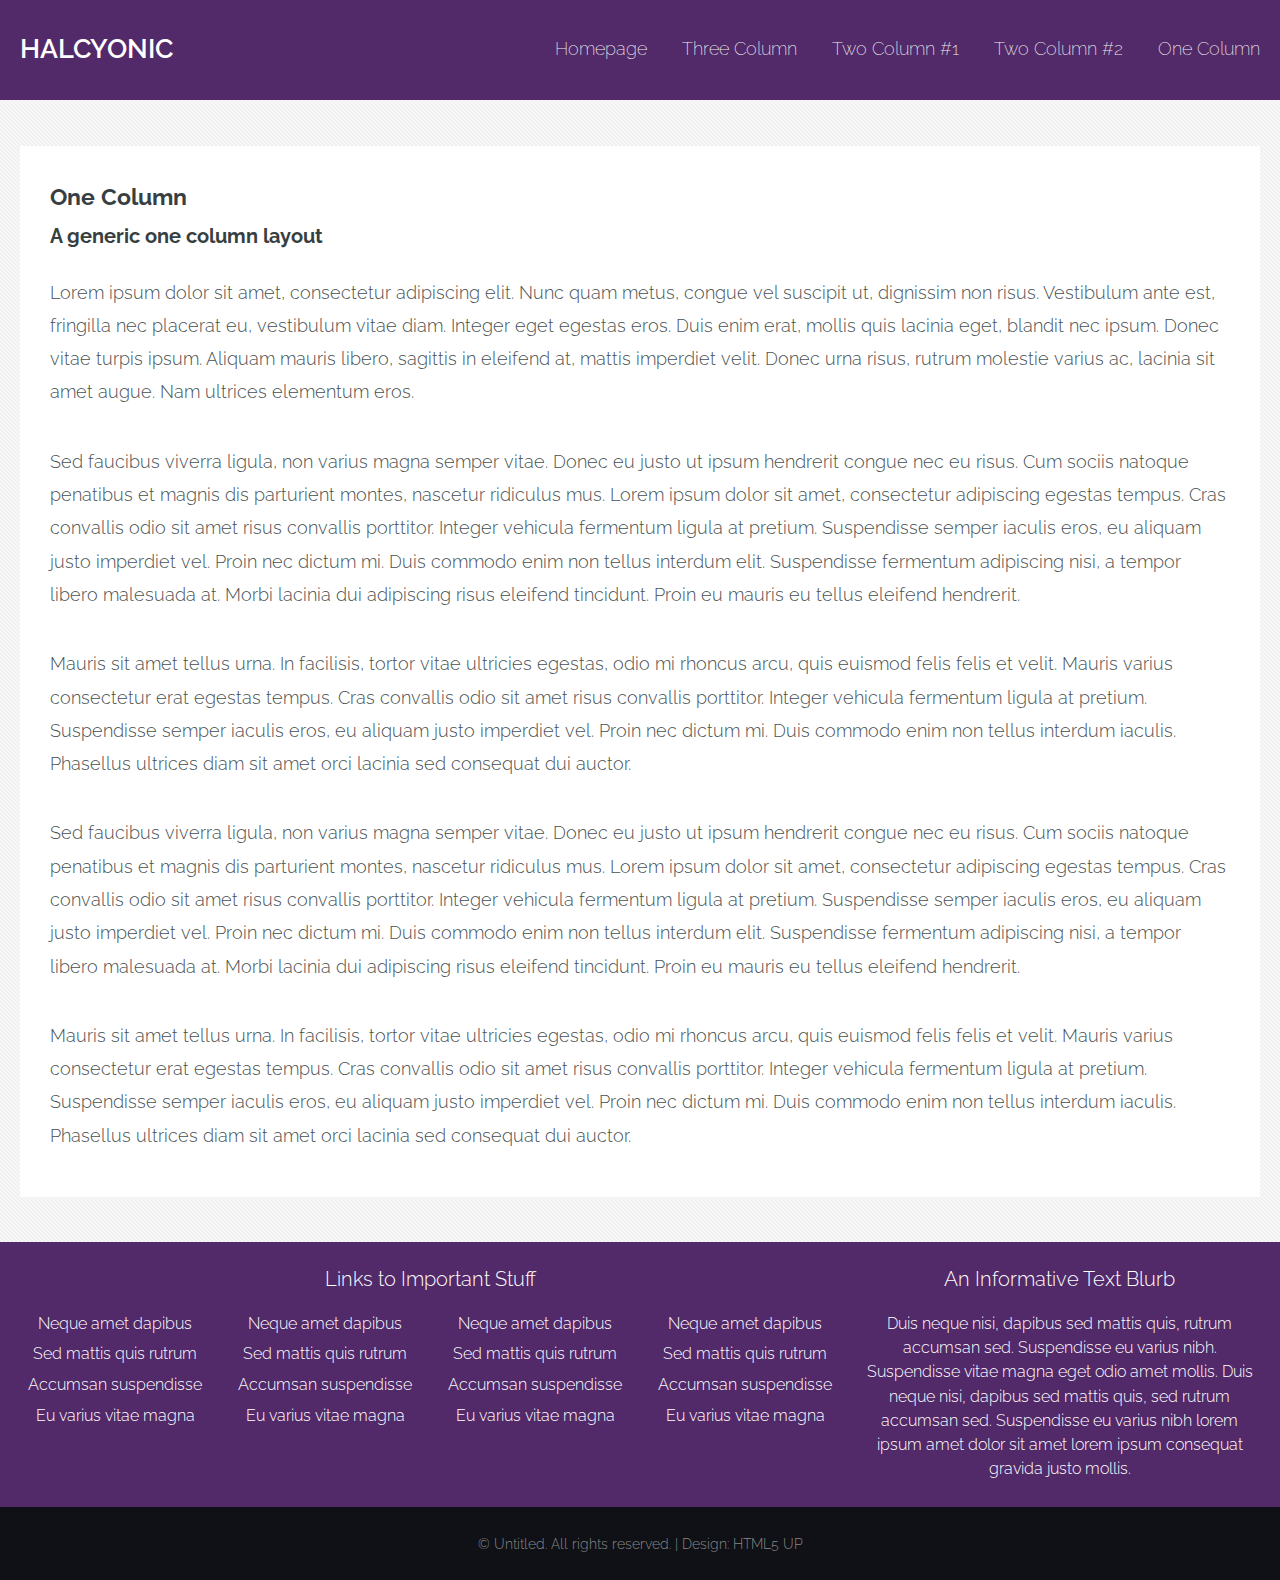
<file: onecolumn.html>
<!DOCTYPE HTML>
<!--
	Halcyonic by HTML5 UP
	html5up.net | @ajlkn
	Free for personal and commercial use under the CCA 3.0 license (html5up.net/license)
-->
<html>
	<head>
		<title>One Column - Halcyonic by HTML5 UP</title>
		<meta charset="utf-8" />
		<meta name="viewport" content="width=device-width, initial-scale=1, user-scalable=no" />
		<link rel="stylesheet" href="assets/css/main.css" />
	</head>
	<body class="subpage">
		<div id="page-wrapper">

			<!-- Header -->
				<section id="header">
					<div class="container">
						<div class="row">
							<div class="col-12">

								<!-- Logo -->
									<h1><a href="index.html" id="logo">Halcyonic</a></h1>

								<!-- Nav -->
									<nav id="nav">
										<a href="index.html">Homepage</a>
										<a href="threecolumn.html">Three Column</a>
										<a href="twocolumn1.html">Two Column #1</a>
										<a href="twocolumn2.html">Two Column #2</a>
										<a href="onecolumn.html">One Column</a>
									</nav>

							</div>
						</div>
					</div>
				</section>

			<!-- Content -->
				<section id="content">
					<div class="container">
						<div class="row">
							<div class="col-12">

								<!-- Main Content -->
									<section>
										<header>
											<h2>One Column</h2>
											<h3>A generic one column layout</h3>
										</header>
										<p>
											Lorem ipsum dolor sit amet, consectetur adipiscing elit. Nunc quam metus, congue
											vel suscipit ut, dignissim non risus. Vestibulum ante est, fringilla nec placerat
											eu, vestibulum vitae diam. Integer eget egestas eros. Duis enim erat, mollis quis
											lacinia eget, blandit nec ipsum. Donec vitae turpis ipsum. Aliquam mauris libero,
											sagittis in eleifend at, mattis imperdiet velit. Donec urna risus, rutrum molestie
											varius ac, lacinia sit amet augue. Nam ultrices elementum eros.
										</p>
										<p>
											Sed faucibus viverra ligula, non varius magna semper vitae. Donec eu justo ut ipsum
											hendrerit congue nec eu risus. Cum sociis natoque penatibus et magnis dis parturient
											montes, nascetur ridiculus mus. Lorem ipsum dolor sit amet, consectetur adipiscing
											egestas tempus. Cras convallis odio sit amet risus convallis porttitor. Integer
											vehicula fermentum ligula at pretium. Suspendisse semper iaculis eros, eu aliquam
											justo imperdiet vel. Proin nec dictum mi. Duis commodo enim non tellus interdum
											elit. Suspendisse fermentum adipiscing nisi, a tempor libero malesuada at. Morbi
											lacinia dui adipiscing risus eleifend tincidunt. Proin eu mauris eu tellus eleifend
											hendrerit.
										</p>
										<p>
											Mauris sit amet tellus urna. In facilisis, tortor vitae ultricies egestas, odio
											mi rhoncus arcu, quis euismod felis felis et velit. Mauris varius consectetur erat
											egestas tempus. Cras convallis odio sit amet risus convallis porttitor. Integer
											vehicula fermentum ligula at pretium. Suspendisse semper iaculis eros, eu aliquam
											justo imperdiet vel. Proin nec dictum mi. Duis commodo enim non tellus interdum
											iaculis. Phasellus ultrices diam sit amet orci lacinia sed consequat dui auctor.
										</p>
										<p>
											Sed faucibus viverra ligula, non varius magna semper vitae. Donec eu justo ut ipsum
											hendrerit congue nec eu risus. Cum sociis natoque penatibus et magnis dis parturient
											montes, nascetur ridiculus mus. Lorem ipsum dolor sit amet, consectetur adipiscing
											egestas tempus. Cras convallis odio sit amet risus convallis porttitor. Integer
											vehicula fermentum ligula at pretium. Suspendisse semper iaculis eros, eu aliquam
											justo imperdiet vel. Proin nec dictum mi. Duis commodo enim non tellus interdum
											elit. Suspendisse fermentum adipiscing nisi, a tempor libero malesuada at. Morbi
											lacinia dui adipiscing risus eleifend tincidunt. Proin eu mauris eu tellus eleifend
											hendrerit.
										</p>
										<p>
											Mauris sit amet tellus urna. In facilisis, tortor vitae ultricies egestas, odio
											mi rhoncus arcu, quis euismod felis felis et velit. Mauris varius consectetur erat
											egestas tempus. Cras convallis odio sit amet risus convallis porttitor. Integer
											vehicula fermentum ligula at pretium. Suspendisse semper iaculis eros, eu aliquam
											justo imperdiet vel. Proin nec dictum mi. Duis commodo enim non tellus interdum
											iaculis. Phasellus ultrices diam sit amet orci lacinia sed consequat dui auctor.
										</p>
									</section>

							</div>
						</div>
					</div>
				</section>

			<!-- Footer -->
				<section id="footer">
					<div class="container">
						<div class="row">
							<div class="col-8 col-12-medium">

								<!-- Links -->
									<section>
										<h2>Links to Important Stuff</h2>
										<div>
											<div class="row">
												<div class="col-3 col-12-small">
													<ul class="link-list last-child">
														<li><a href="#">Neque amet dapibus</a></li>
														<li><a href="#">Sed mattis quis rutrum</a></li>
														<li><a href="#">Accumsan suspendisse</a></li>
														<li><a href="#">Eu varius vitae magna</a></li>
													</ul>
												</div>
												<div class="col-3 col-12-small">
													<ul class="link-list last-child">
														<li><a href="#">Neque amet dapibus</a></li>
														<li><a href="#">Sed mattis quis rutrum</a></li>
														<li><a href="#">Accumsan suspendisse</a></li>
														<li><a href="#">Eu varius vitae magna</a></li>
													</ul>
												</div>
												<div class="col-3 col-12-small">
													<ul class="link-list last-child">
														<li><a href="#">Neque amet dapibus</a></li>
														<li><a href="#">Sed mattis quis rutrum</a></li>
														<li><a href="#">Accumsan suspendisse</a></li>
														<li><a href="#">Eu varius vitae magna</a></li>
													</ul>
												</div>
												<div class="col-3 col-12-small">
													<ul class="link-list last-child">
														<li><a href="#">Neque amet dapibus</a></li>
														<li><a href="#">Sed mattis quis rutrum</a></li>
														<li><a href="#">Accumsan suspendisse</a></li>
														<li><a href="#">Eu varius vitae magna</a></li>
													</ul>
												</div>
											</div>
										</div>
									</section>

							</div>
							<div class="col-4 col-12-medium imp-medium">

								<!-- Blurb -->
									<section>
										<h2>An Informative Text Blurb</h2>
										<p>
											Duis neque nisi, dapibus sed mattis quis, rutrum accumsan sed. Suspendisse eu
											varius nibh. Suspendisse vitae magna eget odio amet mollis. Duis neque nisi,
											dapibus sed mattis quis, sed rutrum accumsan sed. Suspendisse eu varius nibh
											lorem ipsum amet dolor sit amet lorem ipsum consequat gravida justo mollis.
										</p>
									</section>

							</div>
						</div>
					</div>
				</section>

			<!-- Copyright -->
				<div id="copyright">
					&copy; Untitled. All rights reserved. | Design: <a href="http://html5up.net">HTML5 UP</a>
				</div>

		</div>

		<!-- Scripts -->
			<script src="assets/js/jquery.min.js"></script>
			<script src="assets/js/browser.min.js"></script>
			<script src="assets/js/breakpoints.min.js"></script>
			<script src="assets/js/util.js"></script>
			<script src="assets/js/main.js"></script>

	</body>
</html>
</file>
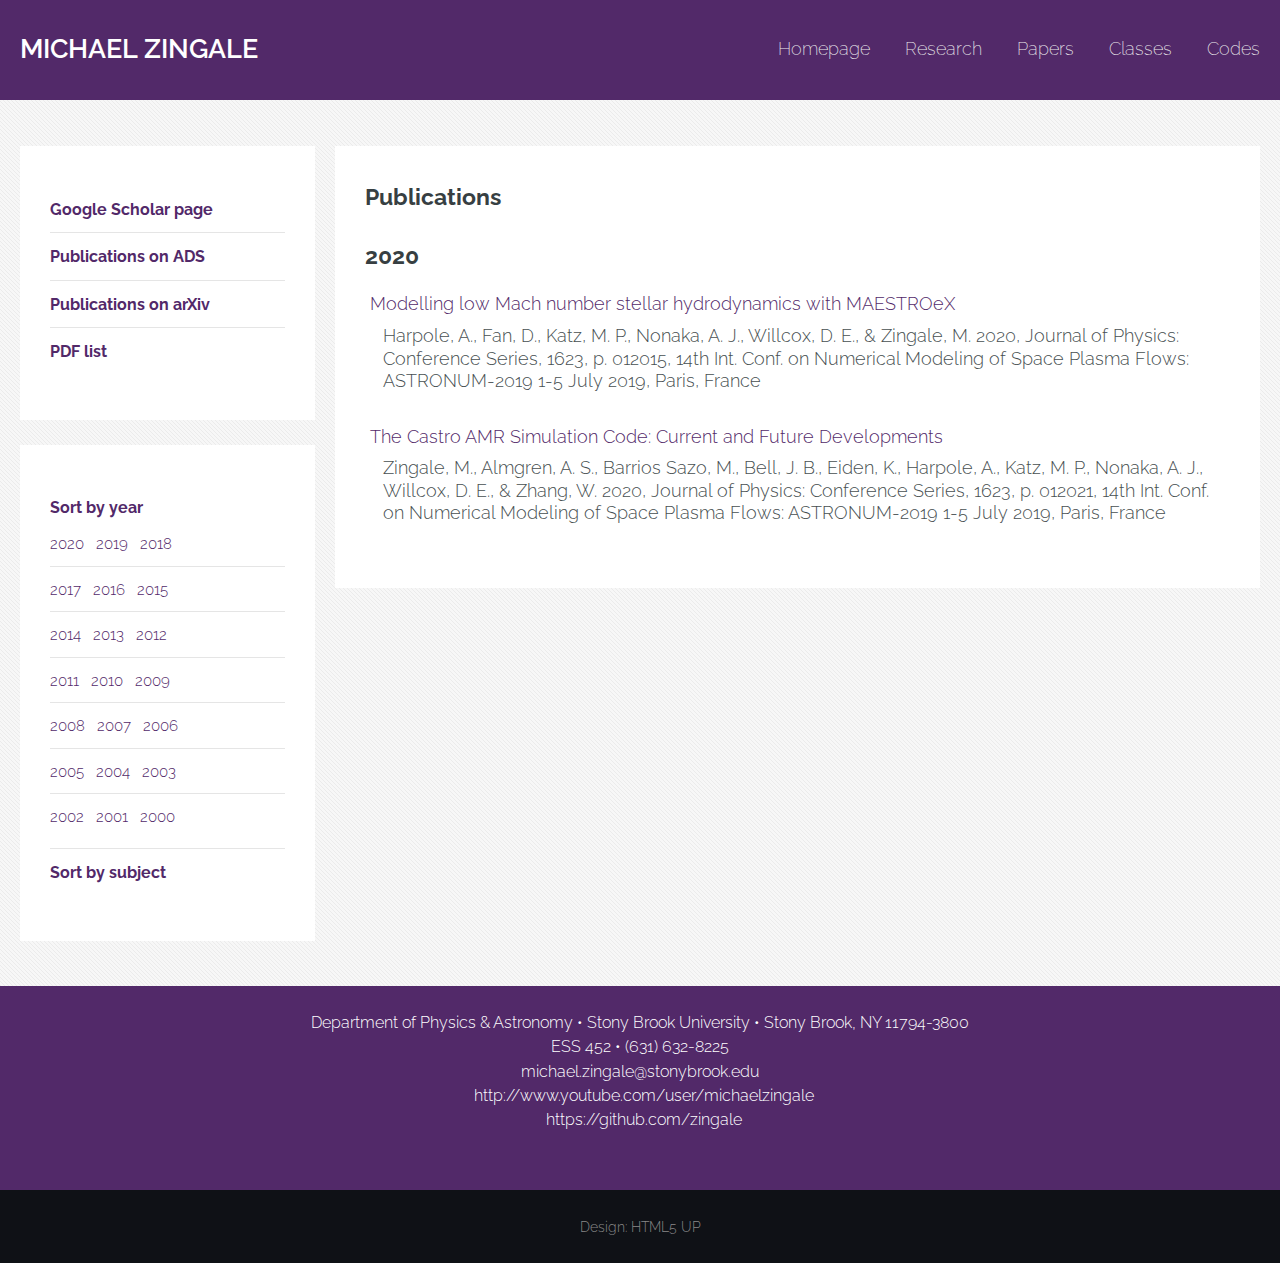
<file: pub_year.html>
<!DOCTYPE HTML>
<!--
    Halcyonic by HTML5 UP
    html5up.net | @ajlkn
    Free for personal and commercial use under the CCA 3.0 license (html5up.net/license)
  -->
<html>
  <head>
    <title>Michael Zingale: Publications</title>
    <meta charset="utf-8" />
    <meta name="viewport" content="width=device-width, initial-scale=1, user-scalable=no" />
    <link rel="stylesheet" href="assets/css/main.css" />
  </head>
  <body class="subpage">
    <div id="page-wrapper">

      <!-- Header -->
      <section id="header">
	<div class="container">
	  <div class="row">
	    <div class="col-12">

	      <!-- Logo -->
	      <h1><a href="index.html" id="logo">Michael Zingale</a></h1>

	      <!-- Nav -->
	      <nav id="nav">
		<a href="index.html">Homepage</a>
		<a href="research.html">Research</a>
		<a href="pub_year.html">Papers</a>
		<a href="classes.html">Classes</a>
		<a href="codes.html">Codes</a>
	      </nav>

	    </div>
	  </div>
	</div>
      </section>

      <!-- Content -->
      <section id="content">
	<div class="container">
	  <div class="row">
	    <div class="col-3 col-12-medium">
              <div id="sidebar">

	        <!-- Sidebar -->
	        <section>
                  <ul>
                    <li><h4><a href="https://scholar.google.com/citations?user=2wyHvK8AAAAJ&hl=en">Google Scholar page</a></h4></li>

		    <li><h4><a href="https://ui.adsabs.harvard.edu/search/q=author%3A%22zingale%2C%20m%22&sort=date%20desc%2C%20bibcode%20desc">Publications on ADS</a></h4></li>

                    <li><h4><a href="http://arxiv.org/find/astro-ph/1/au:+zingale_m/0/1/0/all/0/1?skip=0&amp;query_id=369e257f1b2bad3a">Publications on arXiv</a></h4></li>

		    <li><h4><a href="./cv/publications.pdf">PDF list</a></h4></li>
                  </ul>
	        </section>

	        <section>
                  <ul>
		    <li><h4><a href="./pub_year.html">Sort by year</a></h4>
                   <ul>
                     <li><a href='#2020'>2020</a>&nbsp;&nbsp;&nbsp;<a href='#2019'>2019</a>&nbsp;&nbsp;&nbsp;<a href='#2018'>2018</a></li>
                     <li><a href='#2017'>2017</a>&nbsp;&nbsp;&nbsp;<a href='#2016'>2016</a>&nbsp;&nbsp;&nbsp;<a href='#2015'>2015</a></li>
                     <li><a href='#2014'>2014</a>&nbsp;&nbsp;&nbsp;<a href='#2013'>2013</a>&nbsp;&nbsp;&nbsp;<a href='#2012'>2012</a></li>
                     <li><a href='#2011'>2011</a>&nbsp;&nbsp;&nbsp;<a href='#2010'>2010</a>&nbsp;&nbsp;&nbsp;<a href='#2009'>2009</a></li>
                     <li><a href='#2008'>2008</a>&nbsp;&nbsp;&nbsp;<a href='#2007'>2007</a>&nbsp;&nbsp;&nbsp;<a href='#2006'>2006</a></li>
                     <li><a href='#2005'>2005</a>&nbsp;&nbsp;&nbsp;<a href='#2004'>2004</a>&nbsp;&nbsp;&nbsp;<a href='#2003'>2003</a></li>
                     <li><a href='#2002'>2002</a>&nbsp;&nbsp;&nbsp;<a href='#2001'>2001</a>&nbsp;&nbsp;&nbsp;<a href='#2000'>2000</a></li>
</ul>

                    </li>
		    <li><h4><a href="./pub_subj.html">Sort by subject</a></h4>
		   
                </li>
	      </ul>

	        </section>
              </div>
	    </div>
	    <div class="col-9 col-12-medium imp-medium">

	      <!-- Main Content -->
	      <section>
		<header>
		  <h2>Publications</h2>
		</header>

	      <p><h2><a name='2020'></a>2020</h2>

<dl>
<dt><a href='https://doi.org/10.1088/1742-6596/1623/1/012015'>Modelling low Mach number stellar hydrodynamics with MAESTROeX</a></dt>
<dd>Harpole, A., Fan, D., Katz, M. P., Nonaka, A. J., Willcox, D. E., &amp; Zingale, M. 2020, Journal of Physics: Conference Series, 1623, p. 012015, 14th Int. Conf. on Numerical Modeling of Space Plasma Flows: ASTRONUM-2019 1-5 July 2019, Paris, France</dd>

<dt><a href='https://doi.org/10.1088/1742-6596/1623/1/012021'>The Castro AMR Simulation Code: Current and Future Developments</a></dt>
<dd>Zingale, M., Almgren, A. S., Barrios Sazo, M., Bell, J. B., Eiden, K., Harpole, A., Katz, M. P., Nonaka, A. J., Willcox, D. E., &amp; Zhang, W. 2020, Journal of Physics: Conference Series, 1623, p. 012021, 14th Int. Conf. on Numerical Modeling of Space Plasma Flows: ASTRONUM-2019 1-5 July 2019, Paris, France</dd>

	      </section>

	    </div>
	  </div>
	</div>
      </section>

      <!-- Footer -->
      <section id="footer">
	<div class="container">

	  <!-- Links -->
	  <section>
	    <div>
              Department of Physics & Astronomy &bull;
              Stony Brook University &bull; Stony Brook, NY 11794-3800
              <br>ESS 452 &bull; (631) 632-8225
              <br>michael.zingale@stonybrook.edu
              <p><span class="fab fa-youtube"></span>&nbsp; <a href="http://www.youtube.com/user/michaelzingale">http://www.youtube.com/user/michaelzingale</a>
                <br><i class="fab fa-github"></i>&nbsp; <a href="https://github.com/zingale">https://github.com/zingale</a></p>
	    </div>
	  </section>

	</div>
      </section>

      <!-- Copyright -->
      <div id="copyright">
	Design: <a href="http://html5up.net">HTML5 UP</a>
      </div>

    </div>

    <!-- Scripts -->
    <script src="assets/js/jquery.min.js"></script>
    <script src="assets/js/browser.min.js"></script>
    <script src="assets/js/breakpoints.min.js"></script>
    <script src="assets/js/util.js"></script>
    <script src="assets/js/main.js"></script>

  </body>
</html>
</file>
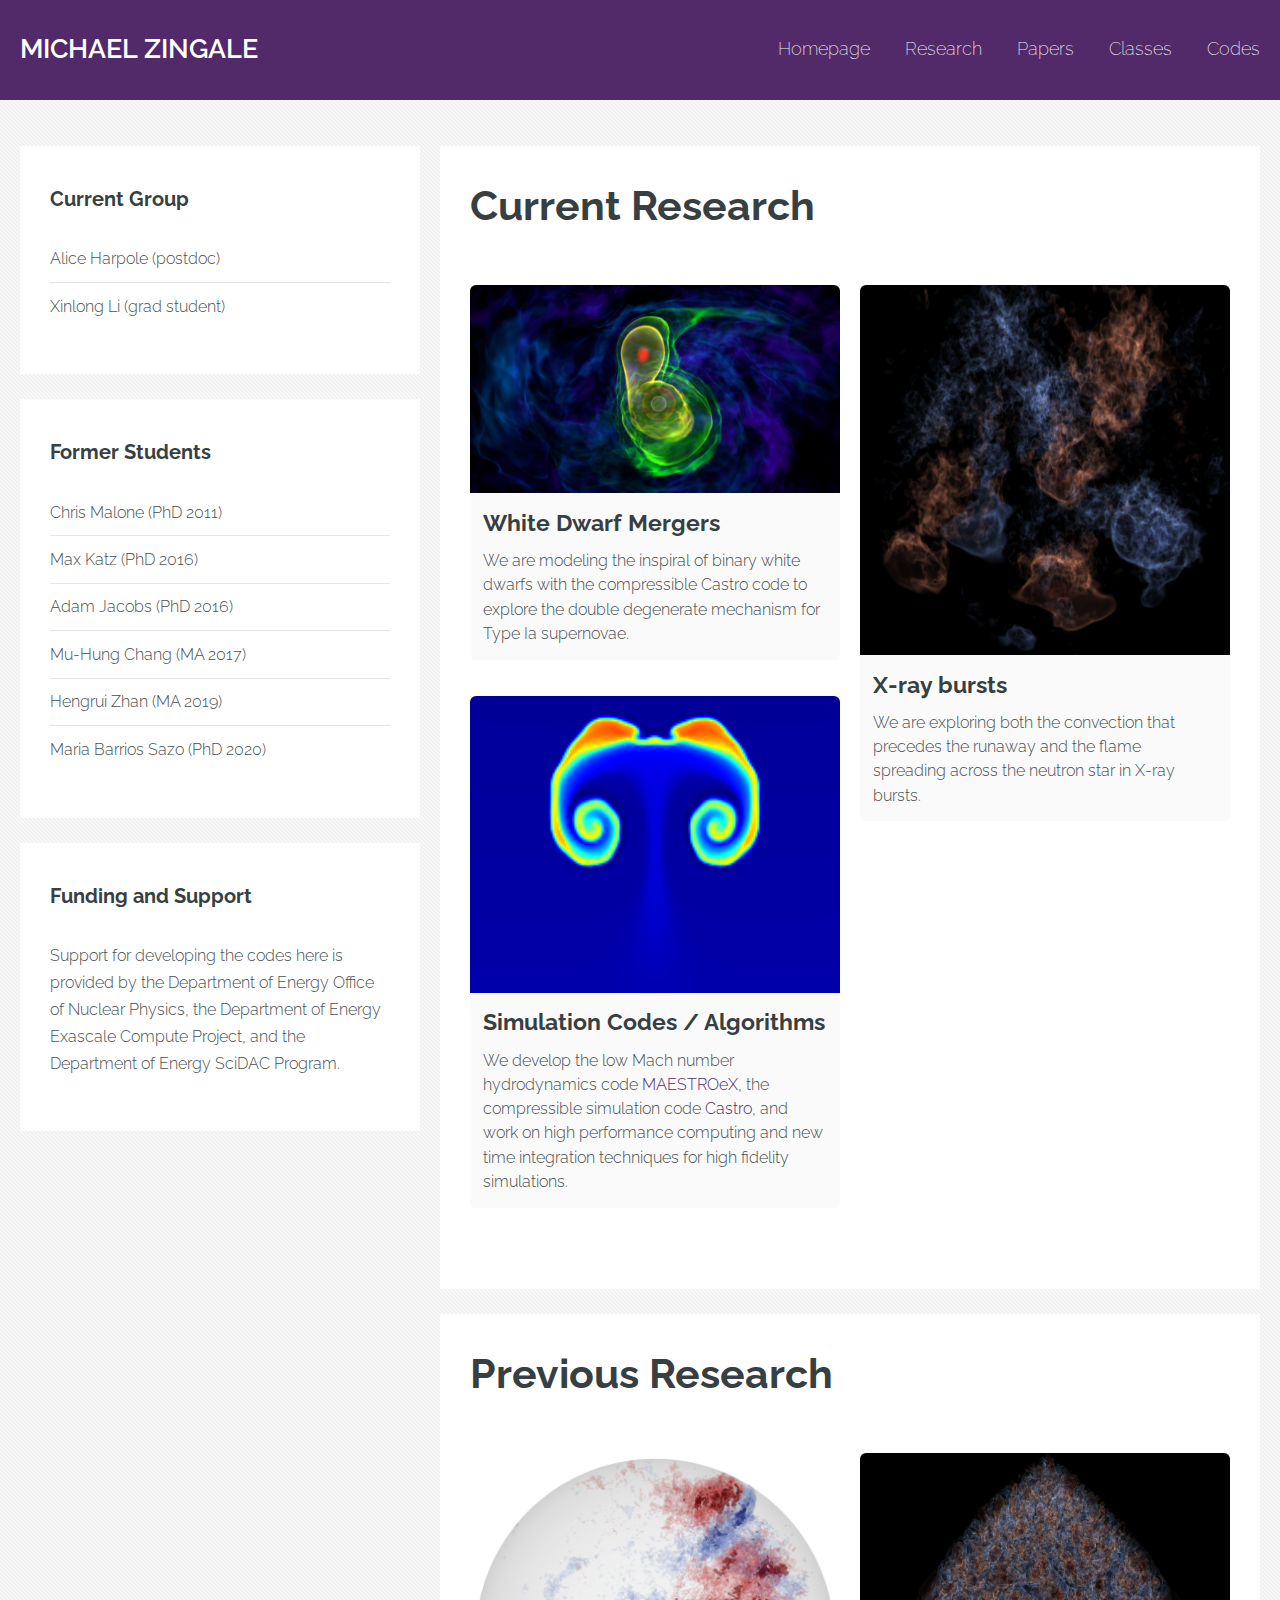
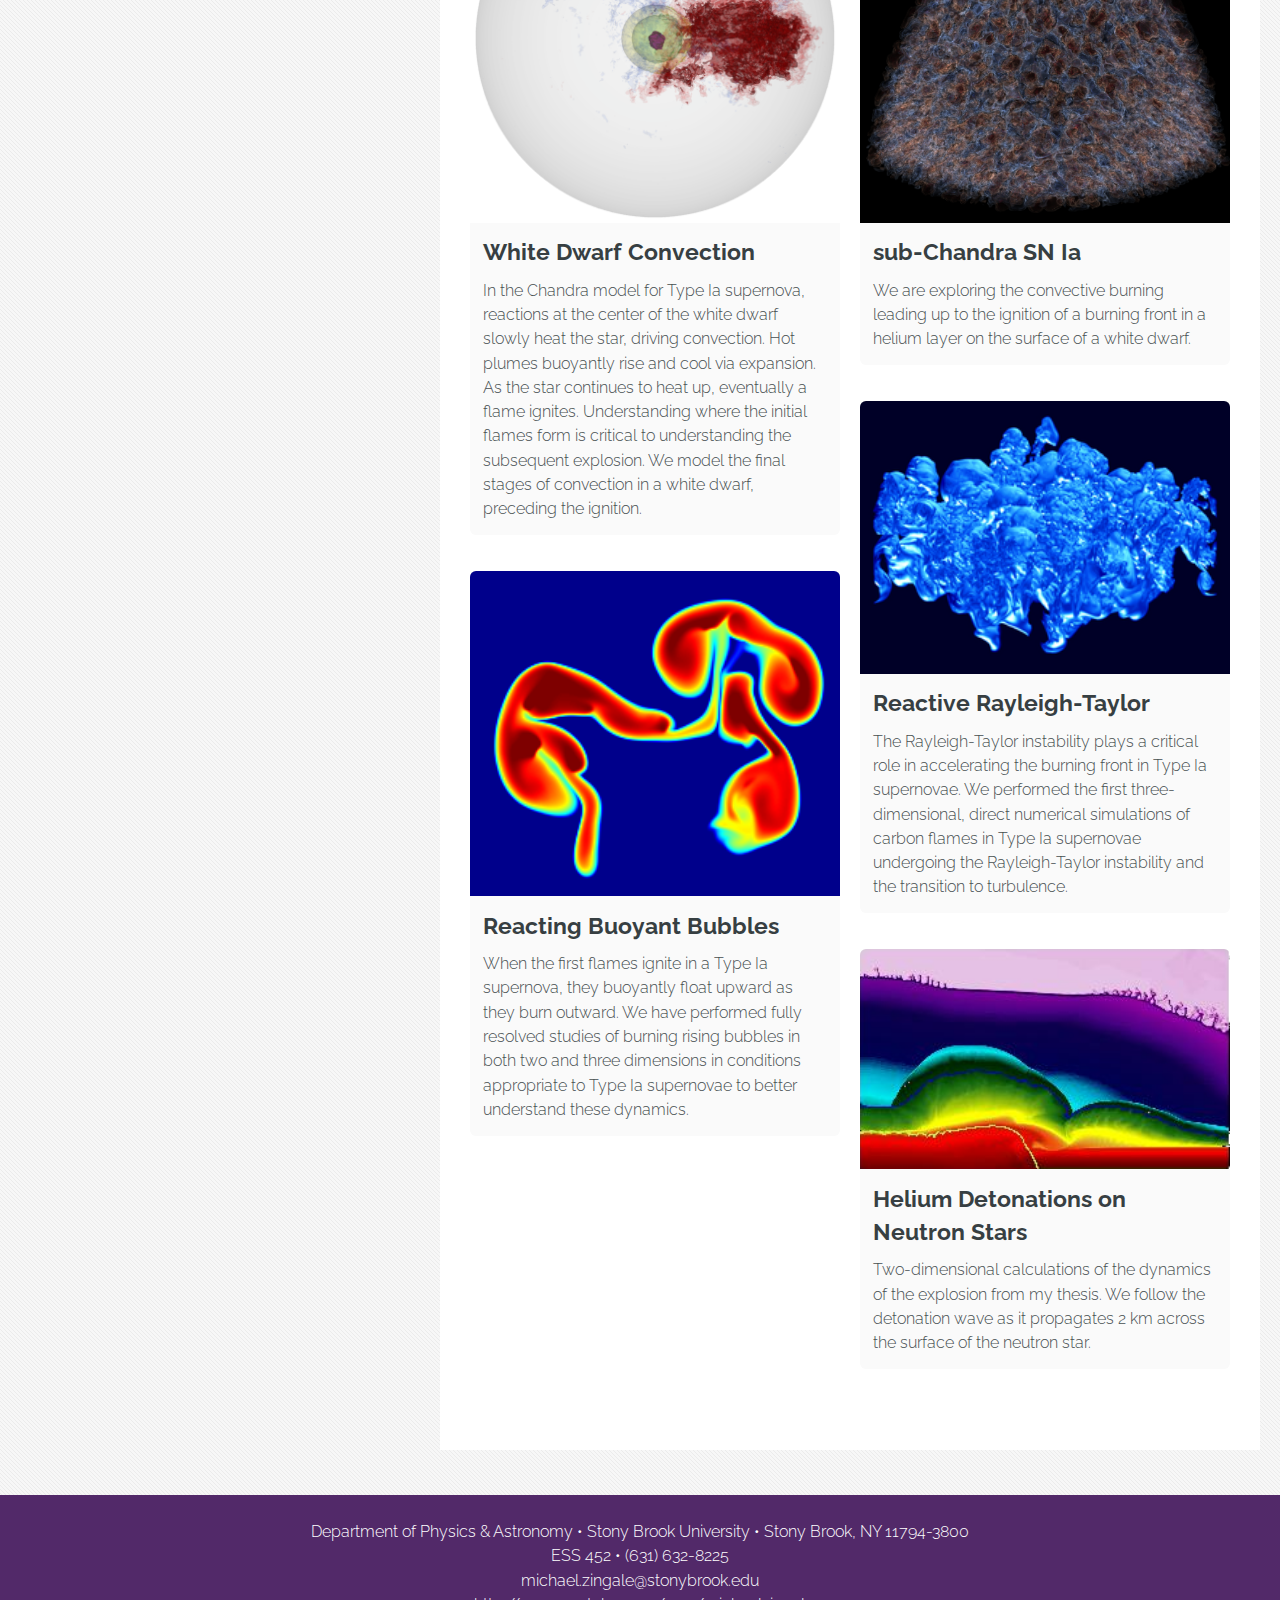
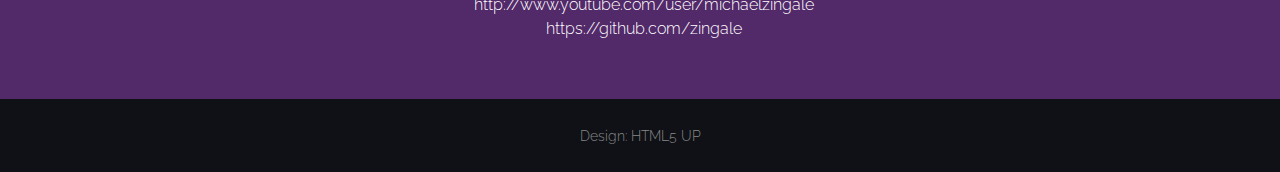
<file: research.html>
<!DOCTYPE HTML>
<!--
    Halcyonic by HTML5 UP
    html5up.net | @ajlkn
    Free for personal and commercial use under the CCA 3.0 license (html5up.net/license)
  -->
<html>
  <head>
    <title>Michael Zingale: Research</title>
    <meta charset="utf-8" />
    <meta name="viewport" content="width=device-width, initial-scale=1, user-scalable=no" />
    <link rel="stylesheet" href="assets/css/main.css" />
  </head>
  <body class="subpage">
    <div id="page-wrapper">

      <!-- Header -->
      <section id="header">
	<div class="container">
	  <div class="row">
	    <div class="col-12">

	      <!-- Logo -->
	      <h1><a href="index.html" id="logo">Michael Zingale</a></h1>

	      <!-- Nav -->
	      <nav id="nav">
		<a href="index.html">Homepage</a>
		<a href="research.html">Research</a>
		<a href="pub_year.html">Papers</a>
		<a href="classes.html">Classes</a>
		<a href="codes.html">Codes</a>
	      </nav>

	    </div>
	  </div>
	</div>
      </section>

      <!-- Content -->
      <section id="content">
	<div class="container">
	  <div class="row">
	    <div class="col-4 col-12-medium">
              <div id="sidebar">

	        <!-- Sidebar -->
	        <section>
                  <header>
                    <h3>Current Group</h3>
                  </header>

	          <ul>
		    <li><span>Alice Harpole (postdoc)</span></li>
		    <li><span>Xinlong Li (grad student)</span></li>
                  </ul>

	        </section>

	        <section>
	          <header>
		    <h3>Former Students</h3>
	          </header>

	          <ul>
                    <li><span>Chris Malone (PhD 2011)</span></li>
                    <li><span>Max Katz (PhD 2016)</span></li>
                    <li><span>Adam Jacobs (PhD 2016)</span></li>
                    <li><span>Mu-Hung Chang (MA 2017)</span></li>
                    <li><span>Hengrui Zhan (MA 2019)</span></li>
                    <li><span>Maria Barrios Sazo (PhD 2020)</span></li>
	          </ul>
	        </section>

	        <section>
	          <header>
		    <h3>Funding and Support</h3>
	          </header>

	          <ul>
                    <li>
                      <span>Support for developing the codes here is
                        provided by the Department of Energy Office of
                        Nuclear Physics, the Department of Energy Exascale
                        Compute Project, and the Department of Energy SciDAC
                        Program.</span>
                    </li>
	          </ul>
	        </section>

              </div>
	    </div>

	    <div class="col-8 col-12-medium imp-medium">
              <div id="code">

	        <!-- Main Content -->
	        <section>
		  <header>
		    <h1>Current Research</h1>
		  </header>

	          <div class="row">
	            <div class="col-6 col-12-medium">

                      <ul>
                        <li>
	                  <a href="./simulations/wdmerger/" class="image featured">
		            <img src="research_images/wdmerger.png" alt="wd merger"></a>

                          <div class="codebox">
                            <h3>White Dwarf Mergers</h3>

                            <p>We are modeling the inspiral of binary white
		              dwarfs with the compressible Castro code to
		              explore the double degenerate mechanism for Type
		              Ia supernovae.</p>

                          </div>
                        </li>

                        <li>
	                  <a href="./simulations/algorithms/" class="image featured">
		            <img src="research_images/lowMach_on.png" alt="algorithms"></a>

                          <div class="codebox">
                            <h3>Simulation Codes / Algorithms</h3>

                            <p>We develop the low Mach number hydrodynamics
                              code <a href="https://github.com/AMReX-Astro/MAESTROeX">MAESTROeX</a>,
                              the compressible simulation
                              code <a href="https://github.com/AMReX-Astro/Castro">Castro</a>,
                              and work on high performance computing and
                              new time integration techniques for high
                              fidelity simulations.</p>
                          </div>
                        </li>

                      </ul>
                    </div>

	            <div class="col-6 col-12-medium">

                      <ul>
                        <li>
	                  <a href="./simulations/xrb" class="image featured">
		            <img src="images/xrb_square.png" alt=""></a>

                          <div class="codebox">
		            <h3>X-ray bursts</h3>

                            <p>We are exploring both the convection that
                              precedes the runaway and the flame spreading
                              across the neutron star in X-ray bursts.</p>
                          </div>

                        </li>
                      </ul>

                    </div>

                  </div> <!-- row -->

	        </section>

	        <section>
		  <header>
		    <h1>Previous Research</h1>
		  </header>

	          <div class="row">
	            <div class="col-6 col-12-medium">

                      <ul>
                        <li>
	                  <a href="./simulations/wdconvect" class="image featured">
		            <img src="research_images/sm_wd_2304_convect.png" alt="wd convection"></a>

                          <div class="codebox">
		            <h3>White Dwarf Convection</h3>

                            <p>In the Chandra model for Type Ia
		              supernova, reactions at the center of
		              the white dwarf slowly heat the star,
		              driving convection. Hot plumes buoyantly
		              rise and cool via expansion. As the star
		              continues to heat up, eventually a flame
		              ignites. Understanding where the initial
		              flames form is critical to understanding
		              the subsequent explosion. We model the
		              final stages of convection in a white
		              dwarf, preceding the ignition.</p>
                          </div>

                        </li>

                        <li>
	                  <a href="./simulations/bubbles" class="image featured">
		            <img src="research_images/bubble_on.png" alt="buoyant bubbles"></a>

                          <div class="codebox">
		            <h3>Reacting Buoyant Bubbles</h3>

                            <p>When the first flames ignite in a Type
		              Ia supernova, they buoyantly float
		              upward as they burn outward. We have
		              performed fully resolved studies of
		              burning rising bubbles in both two and
		              three dimensions in conditions
		              appropriate to Type Ia supernovae to
		              better understand these dynamics.</p>

                          </div>

                        </li>
                      </ul>

                    </div>

	            <div class="col-6 col-12-medium">

                      <ul>
                        <li>
	                  <a href="./simulations/subchandra" class="image featured">
		            <img src="images/subch_square.png" alt="Sub-Ch SN Ia"></a>

                          <div class="codebox">
                            <h3>sub-Chandra SN Ia</h3>

                            <p>We are exploring the convective burning
                              leading up to the ignition of a burning
                              front in a helium layer on the surface
                              of a white dwarf.</p>
                          </div>
                        </li>

                        <li>
	                  <a href="./simulations/rt3d" class="image featured">
		            <img src="research_images/rt3d_on.png" alt="3-d Rayleigh-Taylor"></a>

                          <div class="codebox">
                            <h3>Reactive Rayleigh-Taylor</h3>

                            <p>The Rayleigh-Taylor instability plays
		              a critical role in accelerating the burning
		              front in Type Ia supernovae. We performed
		              the first three-dimensional, direct
		              numerical simulations of carbon flames in
		              Type Ia supernovae undergoing the
		              Rayleigh-Taylor instability and the
		              transition to turbulence.</p>
                          </div>
                        </li>

                        <li>
	                  <a href="./simulations/xray_gallery" class="image featured">
		            <img src="research_images/xray_on.png" alt="helium detonation on NS"></a>

                          <div class="codebox">
                            <h3>Helium Detonations on Neutron Stars</h3>

                            <p>Two-dimensional calculations of the
		              dynamics of the explosion from my thesis. We
		              follow the detonation wave as it propagates
		              2 km across the surface of the neutron
		              star.</p>
                          </div>
                        </li>
                      </ul>

                    </div>

	        </section>

              </div> <!-- code -->
	    </div>
	  </div>
	</div>
      </section>

      <!-- Footer -->
      <section id="footer">
	<div class="container">

	  <!-- Links -->
	  <section>
	    <div>
              Department of Physics & Astronomy &bull;
              Stony Brook University &bull; Stony Brook, NY 11794-3800
              <br>ESS 452 &bull; (631) 632-8225
              <br>michael.zingale@stonybrook.edu
              <p><span class="fab fa-youtube"></span>&nbsp; <a href="http://www.youtube.com/user/michaelzingale">http://www.youtube.com/user/michaelzingale</a>
                <br><i class="fab fa-github"></i>&nbsp; <a href="https://github.com/zingale">https://github.com/zingale</a></p>
	    </div>
	  </section>

	</div>
      </section>

      <!-- Copyright -->
      <div id="copyright">
	Design: <a href="http://html5up.net">HTML5 UP</a>
      </div>

    </div>

    <!-- Scripts -->
    <script src="assets/js/jquery.min.js"></script>
    <script src="assets/js/browser.min.js"></script>
    <script src="assets/js/breakpoints.min.js"></script>
    <script src="assets/js/util.js"></script>
    <script src="assets/js/main.js"></script>

  </body>
</html>
</file>
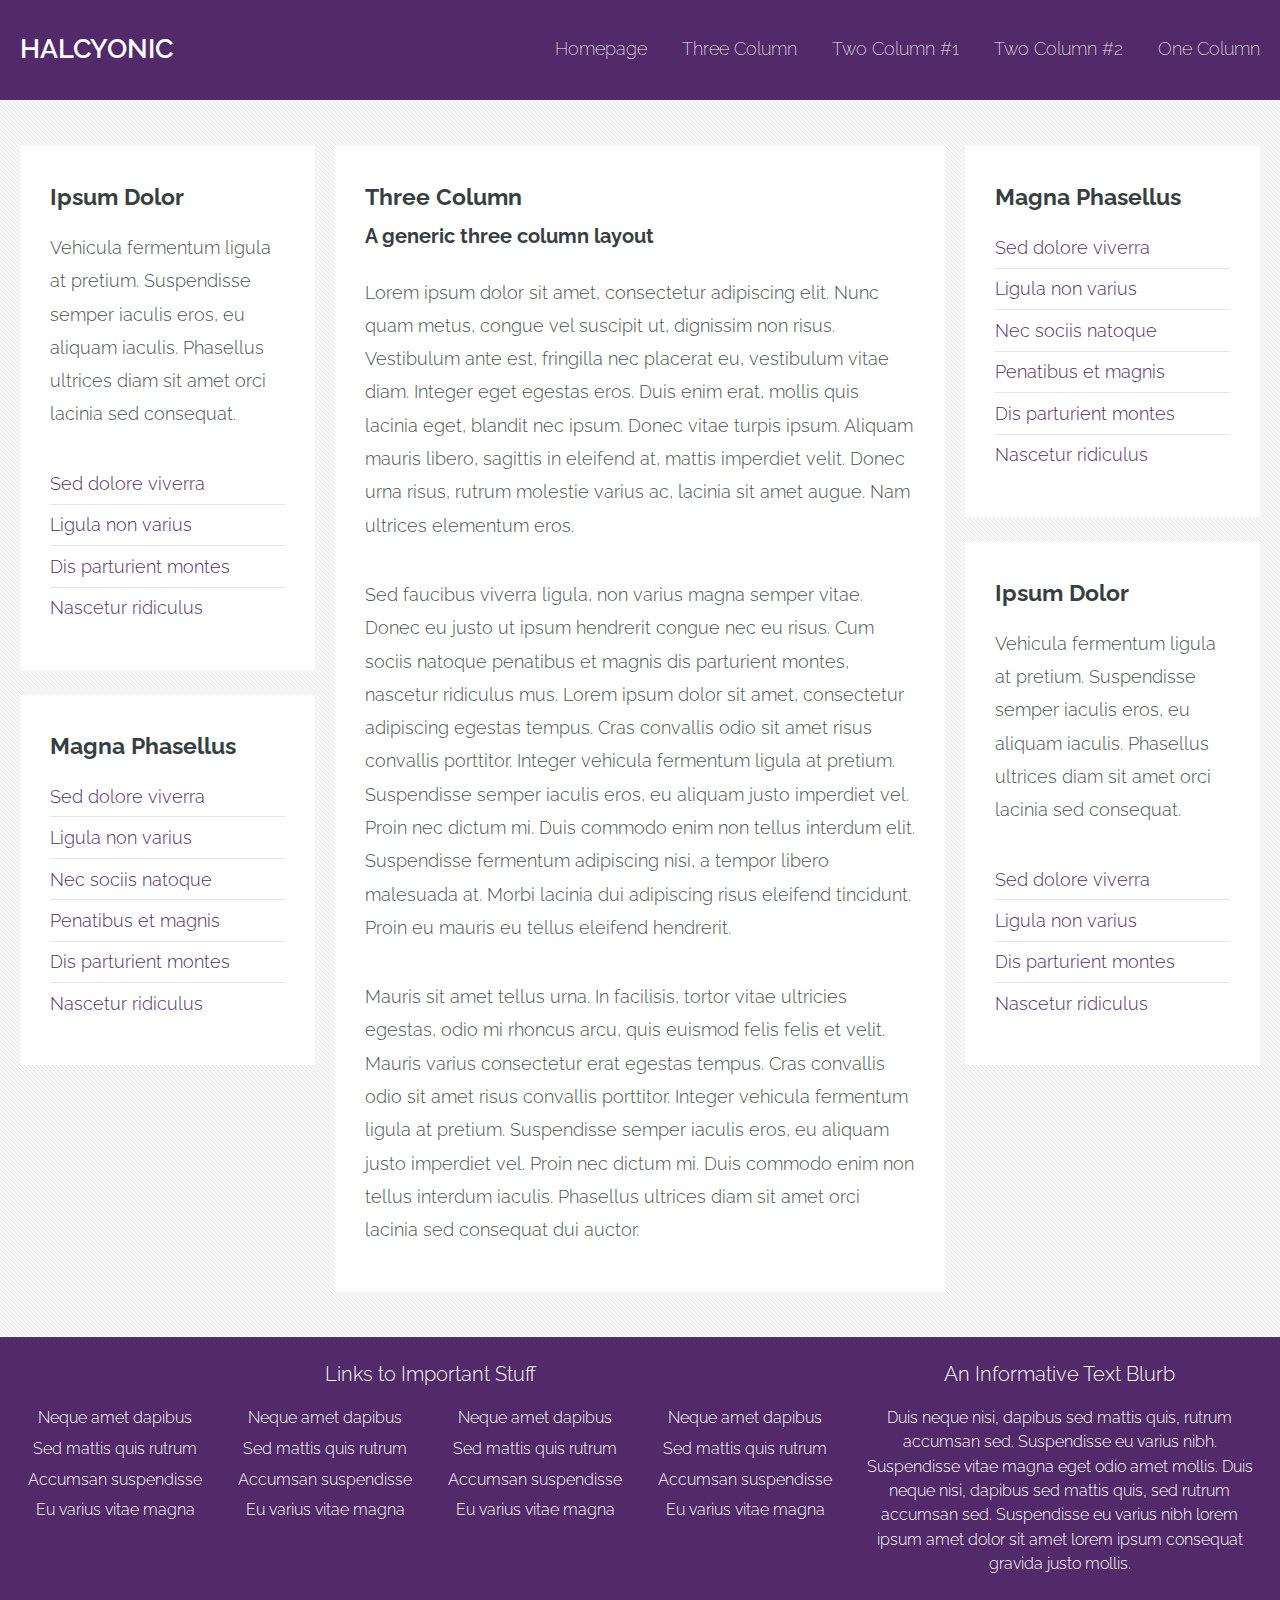
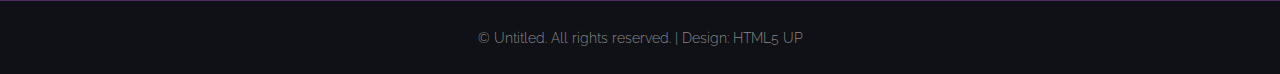
<file: threecolumn.html>
<!DOCTYPE HTML>
<!--
	Halcyonic by HTML5 UP
	html5up.net | @ajlkn
	Free for personal and commercial use under the CCA 3.0 license (html5up.net/license)
-->
<html>
	<head>
		<title>Three Column - Halcyonic by HTML5 UP</title>
		<meta charset="utf-8" />
		<meta name="viewport" content="width=device-width, initial-scale=1, user-scalable=no" />
		<link rel="stylesheet" href="assets/css/main.css" />
	</head>
	<body class="subpage">
		<div id="page-wrapper">

			<!-- Header -->
				<section id="header">
					<div class="container">
						<div class="row">
							<div class="col-12">

								<!-- Logo -->
									<h1><a href="index.html" id="logo">Halcyonic</a></h1>

								<!-- Nav -->
									<nav id="nav">
										<a href="index.html">Homepage</a>
										<a href="threecolumn.html">Three Column</a>
										<a href="twocolumn1.html">Two Column #1</a>
										<a href="twocolumn2.html">Two Column #2</a>
										<a href="onecolumn.html">One Column</a>
									</nav>

							</div>
						</div>
					</div>
				</section>

			<!-- Content -->
				<section id="content">
					<div class="container">
						<div class="row">
							<div class="col-3 col-12-medium">

								<!-- Left Sidebar -->
									<section>
										<header>
											<h2>Ipsum Dolor</h2>
										</header>
										<p>
											Vehicula fermentum ligula at pretium. Suspendisse semper iaculis eros, eu aliquam
											iaculis. Phasellus ultrices diam sit amet orci lacinia sed consequat.
										</p>
										<ul class="link-list">
											<li><a href="#">Sed dolore viverra</a></li>
											<li><a href="#">Ligula non varius</a></li>
											<li><a href="#">Dis parturient montes</a></li>
											<li><a href="#">Nascetur ridiculus</a></li>
										</ul>
									</section>
									<section>
										<header>
											<h2>Magna Phasellus</h2>
										</header>
										<ul class="link-list">
											<li><a href="#">Sed dolore viverra</a></li>
											<li><a href="#">Ligula non varius</a></li>
											<li><a href="#">Nec sociis natoque</a></li>
											<li><a href="#">Penatibus et magnis</a></li>
											<li><a href="#">Dis parturient montes</a></li>
											<li><a href="#">Nascetur ridiculus</a></li>
										</ul>
									</section>
							</div>
							<div class="col-6 col-12-medium imp-medium">

								<!-- Main Content -->
									<section>
										<header>
											<h2>Three Column</h2>
											<h3>A generic three column layout</h3>
										</header>
										<p>
											Lorem ipsum dolor sit amet, consectetur adipiscing elit. Nunc quam metus, congue
											vel suscipit ut, dignissim non risus. Vestibulum ante est, fringilla nec placerat
											eu, vestibulum vitae diam. Integer eget egestas eros. Duis enim erat, mollis quis
											lacinia eget, blandit nec ipsum. Donec vitae turpis ipsum. Aliquam mauris libero,
											sagittis in eleifend at, mattis imperdiet velit. Donec urna risus, rutrum molestie
											varius ac, lacinia sit amet augue. Nam ultrices elementum eros.
										</p>
										<p>
											Sed faucibus viverra ligula, non varius magna semper vitae. Donec eu justo ut ipsum
											hendrerit congue nec eu risus. Cum sociis natoque penatibus et magnis dis parturient
											montes, nascetur ridiculus mus. Lorem ipsum dolor sit amet, consectetur adipiscing
											egestas tempus. Cras convallis odio sit amet risus convallis porttitor. Integer
											vehicula fermentum ligula at pretium. Suspendisse semper iaculis eros, eu aliquam
											justo imperdiet vel. Proin nec dictum mi. Duis commodo enim non tellus interdum
											elit. Suspendisse fermentum adipiscing nisi, a tempor libero malesuada at. Morbi
											lacinia dui adipiscing risus eleifend tincidunt. Proin eu mauris eu tellus eleifend
											hendrerit.
										</p>
										<p>
											Mauris sit amet tellus urna. In facilisis, tortor vitae ultricies egestas, odio
											mi rhoncus arcu, quis euismod felis felis et velit. Mauris varius consectetur erat
											egestas tempus. Cras convallis odio sit amet risus convallis porttitor. Integer
											vehicula fermentum ligula at pretium. Suspendisse semper iaculis eros, eu aliquam
											justo imperdiet vel. Proin nec dictum mi. Duis commodo enim non tellus interdum
											iaculis. Phasellus ultrices diam sit amet orci lacinia sed consequat dui auctor.
										</p>
									</section>

							</div>
							<div class="col-3 col-12-medium">

								<!-- Right Sidebar -->
									<section>
										<header>
											<h2>Magna Phasellus</h2>
										</header>
										<ul class="link-list">
											<li><a href="#">Sed dolore viverra</a></li>
											<li><a href="#">Ligula non varius</a></li>
											<li><a href="#">Nec sociis natoque</a></li>
											<li><a href="#">Penatibus et magnis</a></li>
											<li><a href="#">Dis parturient montes</a></li>
											<li><a href="#">Nascetur ridiculus</a></li>
										</ul>
									</section>
									<section>
										<header>
											<h2>Ipsum Dolor</h2>
										</header>
										<p>
											Vehicula fermentum ligula at pretium. Suspendisse semper iaculis eros, eu aliquam
											iaculis. Phasellus ultrices diam sit amet orci lacinia sed consequat.
										</p>
										<ul class="link-list">
											<li><a href="#">Sed dolore viverra</a></li>
											<li><a href="#">Ligula non varius</a></li>
											<li><a href="#">Dis parturient montes</a></li>
											<li><a href="#">Nascetur ridiculus</a></li>
										</ul>
									</section>

							</div>
						</div>
					</div>
				</section>

			<!-- Footer -->
				<section id="footer">
					<div class="container">
						<div class="row">
							<div class="col-8 col-12-medium">

								<!-- Links -->
									<section>
										<h2>Links to Important Stuff</h2>
										<div>
											<div class="row">
												<div class="col-3 col-12-small">
													<ul class="link-list last-child">
														<li><a href="#">Neque amet dapibus</a></li>
														<li><a href="#">Sed mattis quis rutrum</a></li>
														<li><a href="#">Accumsan suspendisse</a></li>
														<li><a href="#">Eu varius vitae magna</a></li>
													</ul>
												</div>
												<div class="col-3 col-12-small">
													<ul class="link-list last-child">
														<li><a href="#">Neque amet dapibus</a></li>
														<li><a href="#">Sed mattis quis rutrum</a></li>
														<li><a href="#">Accumsan suspendisse</a></li>
														<li><a href="#">Eu varius vitae magna</a></li>
													</ul>
												</div>
												<div class="col-3 col-12-small">
													<ul class="link-list last-child">
														<li><a href="#">Neque amet dapibus</a></li>
														<li><a href="#">Sed mattis quis rutrum</a></li>
														<li><a href="#">Accumsan suspendisse</a></li>
														<li><a href="#">Eu varius vitae magna</a></li>
													</ul>
												</div>
												<div class="col-3 col-12-small">
													<ul class="link-list last-child">
														<li><a href="#">Neque amet dapibus</a></li>
														<li><a href="#">Sed mattis quis rutrum</a></li>
														<li><a href="#">Accumsan suspendisse</a></li>
														<li><a href="#">Eu varius vitae magna</a></li>
													</ul>
												</div>
											</div>
										</div>
									</section>

							</div>
							<div class="col-4 col-12-medium imp-medium">

								<!-- Blurb -->
									<section>
										<h2>An Informative Text Blurb</h2>
										<p>
											Duis neque nisi, dapibus sed mattis quis, rutrum accumsan sed. Suspendisse eu
											varius nibh. Suspendisse vitae magna eget odio amet mollis. Duis neque nisi,
											dapibus sed mattis quis, sed rutrum accumsan sed. Suspendisse eu varius nibh
											lorem ipsum amet dolor sit amet lorem ipsum consequat gravida justo mollis.
										</p>
									</section>

							</div>
						</div>
					</div>
				</section>

			<!-- Copyright -->
				<div id="copyright">
					&copy; Untitled. All rights reserved. | Design: <a href="http://html5up.net">HTML5 UP</a>
				</div>

		</div>

		<!-- Scripts -->
			<script src="assets/js/jquery.min.js"></script>
			<script src="assets/js/browser.min.js"></script>
			<script src="assets/js/breakpoints.min.js"></script>
			<script src="assets/js/util.js"></script>
			<script src="assets/js/main.js"></script>

	</body>
</html>
</file>
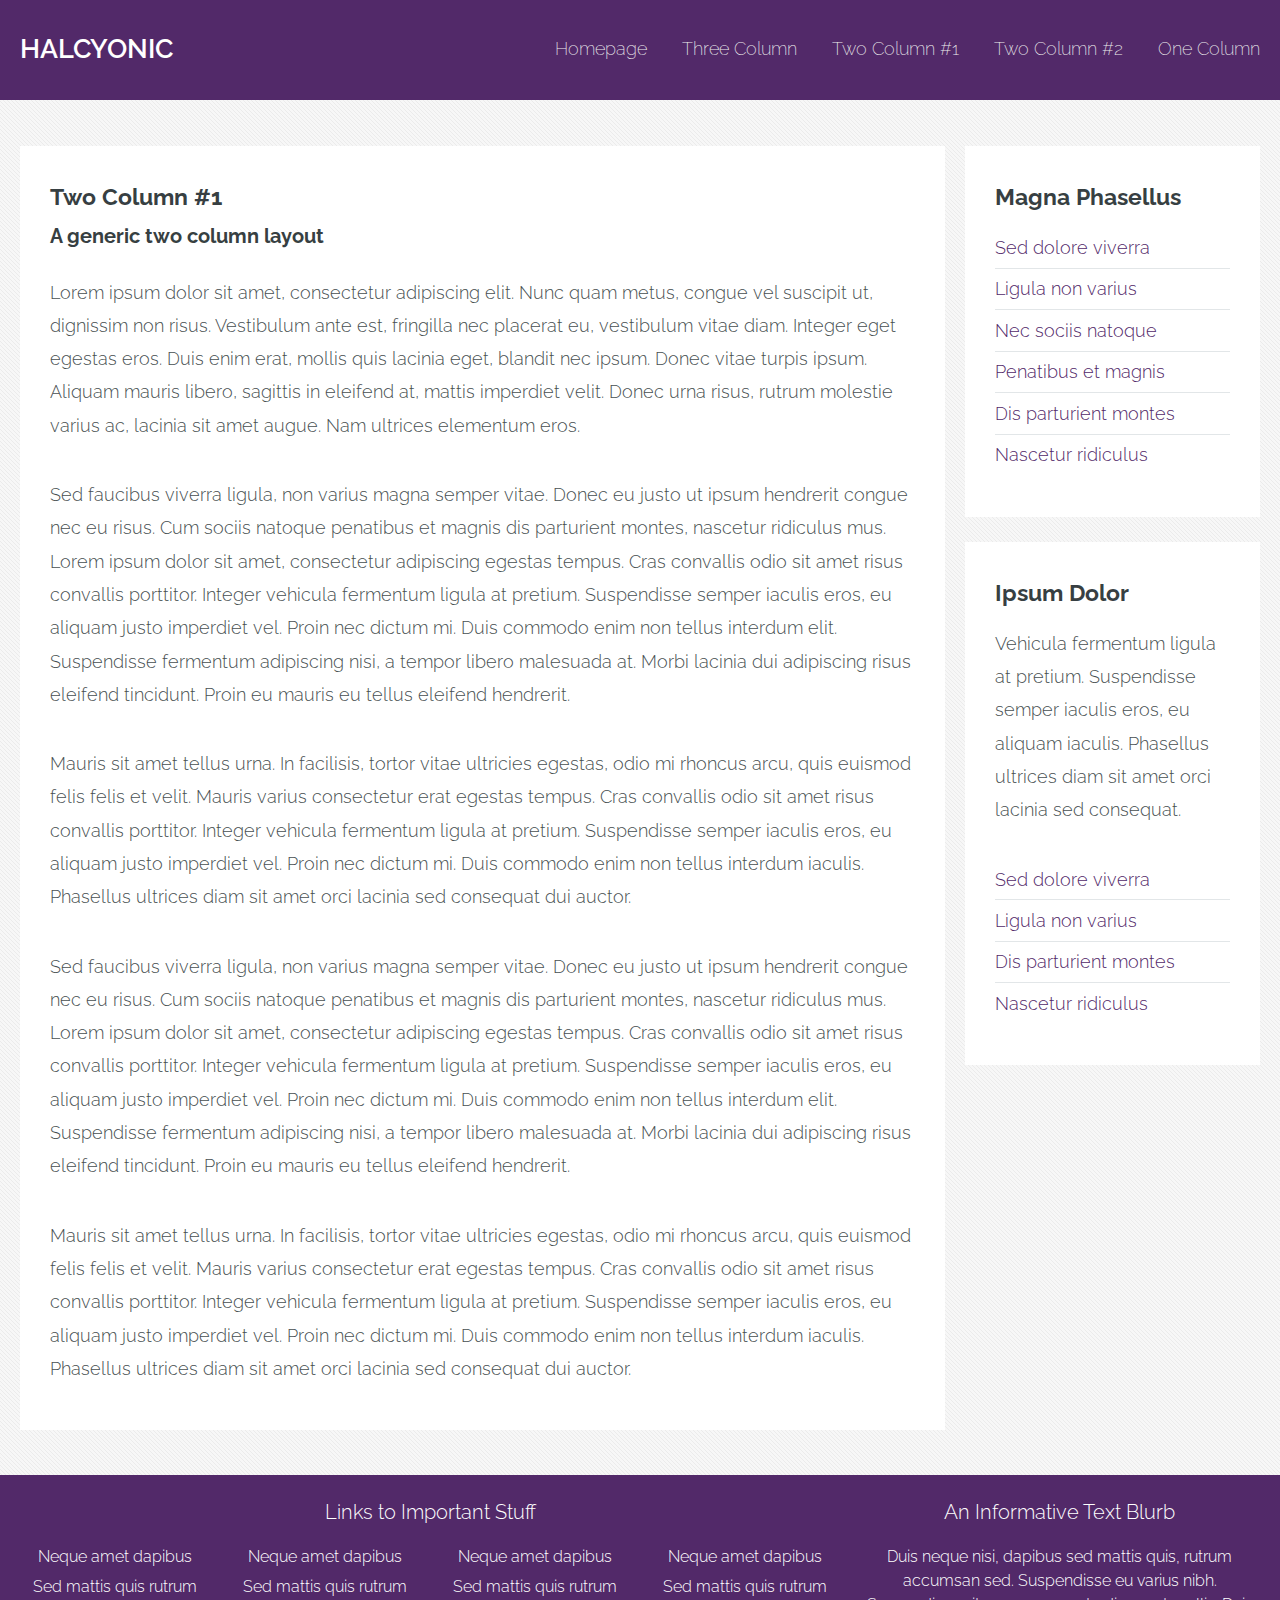
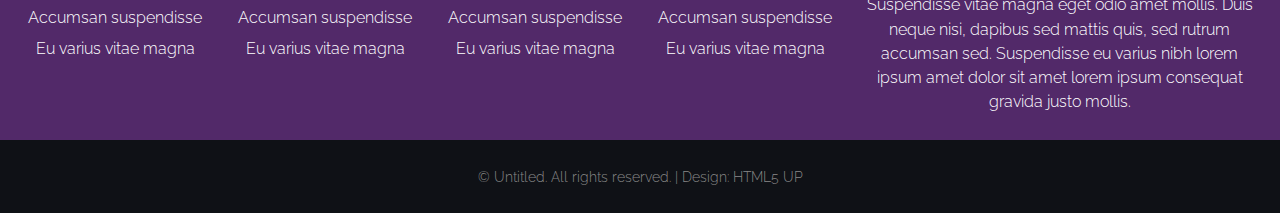
<file: twocolumn1.html>
<!DOCTYPE HTML>
<!--
	Halcyonic by HTML5 UP
	html5up.net | @ajlkn
	Free for personal and commercial use under the CCA 3.0 license (html5up.net/license)
-->
<html>
	<head>
		<title>Two Column 1 - Halcyonic by HTML5 UP</title>
		<meta charset="utf-8" />
		<meta name="viewport" content="width=device-width, initial-scale=1, user-scalable=no" />
		<link rel="stylesheet" href="assets/css/main.css" />
	</head>
	<body class="subpage">
		<div id="page-wrapper">

			<!-- Header -->
				<section id="header">
					<div class="container">
						<div class="row">
							<div class="col-12">

								<!-- Logo -->
									<h1><a href="index.html" id="logo">Halcyonic</a></h1>

								<!-- Nav -->
									<nav id="nav">
										<a href="index.html">Homepage</a>
										<a href="threecolumn.html">Three Column</a>
										<a href="twocolumn1.html">Two Column #1</a>
										<a href="twocolumn2.html">Two Column #2</a>
										<a href="onecolumn.html">One Column</a>
									</nav>

							</div>
						</div>
					</div>
				</section>

			<!-- Content -->
				<section id="content">
					<div class="container">
						<div class="row">
							<div class="col-9 col-12-medium">

								<!-- Main Content -->
									<section>
										<header>
											<h2>Two Column #1</h2>
											<h3>A generic two column layout</h3>
										</header>
										<p>
											Lorem ipsum dolor sit amet, consectetur adipiscing elit. Nunc quam metus, congue
											vel suscipit ut, dignissim non risus. Vestibulum ante est, fringilla nec placerat
											eu, vestibulum vitae diam. Integer eget egestas eros. Duis enim erat, mollis quis
											lacinia eget, blandit nec ipsum. Donec vitae turpis ipsum. Aliquam mauris libero,
											sagittis in eleifend at, mattis imperdiet velit. Donec urna risus, rutrum molestie
											varius ac, lacinia sit amet augue. Nam ultrices elementum eros.
										</p>
										<p>
											Sed faucibus viverra ligula, non varius magna semper vitae. Donec eu justo ut ipsum
											hendrerit congue nec eu risus. Cum sociis natoque penatibus et magnis dis parturient
											montes, nascetur ridiculus mus. Lorem ipsum dolor sit amet, consectetur adipiscing
											egestas tempus. Cras convallis odio sit amet risus convallis porttitor. Integer
											vehicula fermentum ligula at pretium. Suspendisse semper iaculis eros, eu aliquam
											justo imperdiet vel. Proin nec dictum mi. Duis commodo enim non tellus interdum
											elit. Suspendisse fermentum adipiscing nisi, a tempor libero malesuada at. Morbi
											lacinia dui adipiscing risus eleifend tincidunt. Proin eu mauris eu tellus eleifend
											hendrerit.
										</p>
										<p>
											Mauris sit amet tellus urna. In facilisis, tortor vitae ultricies egestas, odio
											mi rhoncus arcu, quis euismod felis felis et velit. Mauris varius consectetur erat
											egestas tempus. Cras convallis odio sit amet risus convallis porttitor. Integer
											vehicula fermentum ligula at pretium. Suspendisse semper iaculis eros, eu aliquam
											justo imperdiet vel. Proin nec dictum mi. Duis commodo enim non tellus interdum
											iaculis. Phasellus ultrices diam sit amet orci lacinia sed consequat dui auctor.
										</p>
										<p>
											Sed faucibus viverra ligula, non varius magna semper vitae. Donec eu justo ut ipsum
											hendrerit congue nec eu risus. Cum sociis natoque penatibus et magnis dis parturient
											montes, nascetur ridiculus mus. Lorem ipsum dolor sit amet, consectetur adipiscing
											egestas tempus. Cras convallis odio sit amet risus convallis porttitor. Integer
											vehicula fermentum ligula at pretium. Suspendisse semper iaculis eros, eu aliquam
											justo imperdiet vel. Proin nec dictum mi. Duis commodo enim non tellus interdum
											elit. Suspendisse fermentum adipiscing nisi, a tempor libero malesuada at. Morbi
											lacinia dui adipiscing risus eleifend tincidunt. Proin eu mauris eu tellus eleifend
											hendrerit.
										</p>
										<p>
											Mauris sit amet tellus urna. In facilisis, tortor vitae ultricies egestas, odio
											mi rhoncus arcu, quis euismod felis felis et velit. Mauris varius consectetur erat
											egestas tempus. Cras convallis odio sit amet risus convallis porttitor. Integer
											vehicula fermentum ligula at pretium. Suspendisse semper iaculis eros, eu aliquam
											justo imperdiet vel. Proin nec dictum mi. Duis commodo enim non tellus interdum
											iaculis. Phasellus ultrices diam sit amet orci lacinia sed consequat dui auctor.
										</p>
									</section>

							</div>
							<div class="col-3 col-12-medium">

								<!-- Sidebar -->
									<section>
										<header>
											<h2>Magna Phasellus</h2>
										</header>
										<ul class="link-list">
											<li><a href="#">Sed dolore viverra</a></li>
											<li><a href="#">Ligula non varius</a></li>
											<li><a href="#">Nec sociis natoque</a></li>
											<li><a href="#">Penatibus et magnis</a></li>
											<li><a href="#">Dis parturient montes</a></li>
											<li><a href="#">Nascetur ridiculus</a></li>
										</ul>
									</section>
									<section>
										<header>
											<h2>Ipsum Dolor</h2>
										</header>
										<p>
											Vehicula fermentum ligula at pretium. Suspendisse semper iaculis eros, eu aliquam
											iaculis. Phasellus ultrices diam sit amet orci lacinia sed consequat.
										</p>
										<ul class="link-list">
											<li><a href="#">Sed dolore viverra</a></li>
											<li><a href="#">Ligula non varius</a></li>
											<li><a href="#">Dis parturient montes</a></li>
											<li><a href="#">Nascetur ridiculus</a></li>
										</ul>
									</section>

							</div>
						</div>
					</div>
				</section>

			<!-- Footer -->
				<section id="footer">
					<div class="container">
						<div class="row">
							<div class="col-8 col-12-medium">

								<!-- Links -->
									<section>
										<h2>Links to Important Stuff</h2>
										<div>
											<div class="row">
												<div class="col-3 col-12-small">
													<ul class="link-list last-child">
														<li><a href="#">Neque amet dapibus</a></li>
														<li><a href="#">Sed mattis quis rutrum</a></li>
														<li><a href="#">Accumsan suspendisse</a></li>
														<li><a href="#">Eu varius vitae magna</a></li>
													</ul>
												</div>
												<div class="col-3 col-12-small">
													<ul class="link-list last-child">
														<li><a href="#">Neque amet dapibus</a></li>
														<li><a href="#">Sed mattis quis rutrum</a></li>
														<li><a href="#">Accumsan suspendisse</a></li>
														<li><a href="#">Eu varius vitae magna</a></li>
													</ul>
												</div>
												<div class="col-3 col-12-small">
													<ul class="link-list last-child">
														<li><a href="#">Neque amet dapibus</a></li>
														<li><a href="#">Sed mattis quis rutrum</a></li>
														<li><a href="#">Accumsan suspendisse</a></li>
														<li><a href="#">Eu varius vitae magna</a></li>
													</ul>
												</div>
												<div class="col-3 col-12-small">
													<ul class="link-list last-child">
														<li><a href="#">Neque amet dapibus</a></li>
														<li><a href="#">Sed mattis quis rutrum</a></li>
														<li><a href="#">Accumsan suspendisse</a></li>
														<li><a href="#">Eu varius vitae magna</a></li>
													</ul>
												</div>
											</div>
										</div>
									</section>

							</div>
							<div class="col-4 col-12-medium imp-medium">

								<!-- Blurb -->
									<section>
										<h2>An Informative Text Blurb</h2>
										<p>
											Duis neque nisi, dapibus sed mattis quis, rutrum accumsan sed. Suspendisse eu
											varius nibh. Suspendisse vitae magna eget odio amet mollis. Duis neque nisi,
											dapibus sed mattis quis, sed rutrum accumsan sed. Suspendisse eu varius nibh
											lorem ipsum amet dolor sit amet lorem ipsum consequat gravida justo mollis.
										</p>
									</section>

							</div>
						</div>
					</div>
				</section>

			<!-- Copyright -->
				<div id="copyright">
					&copy; Untitled. All rights reserved. | Design: <a href="http://html5up.net">HTML5 UP</a>
				</div>

		</div>

		<!-- Scripts -->
			<script src="assets/js/jquery.min.js"></script>
			<script src="assets/js/browser.min.js"></script>
			<script src="assets/js/breakpoints.min.js"></script>
			<script src="assets/js/util.js"></script>
			<script src="assets/js/main.js"></script>

	</body>
</html>
</file>
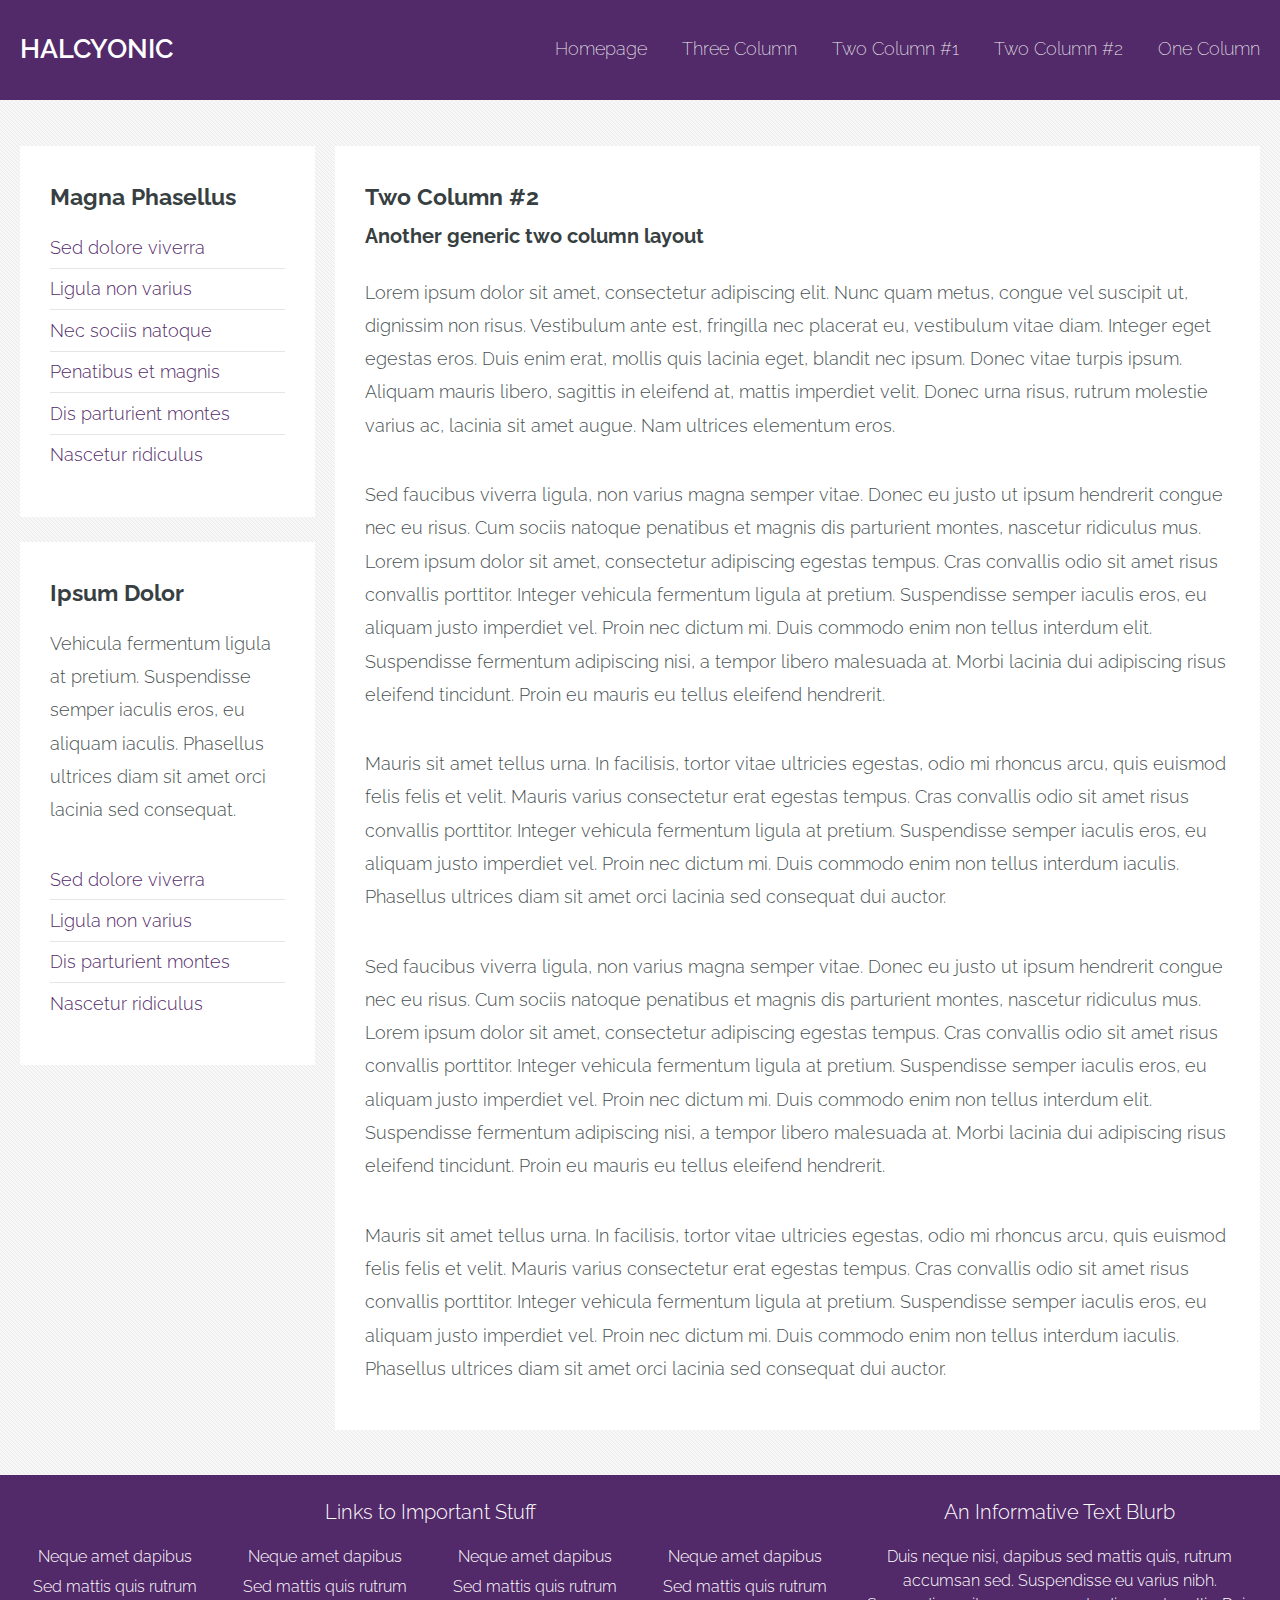
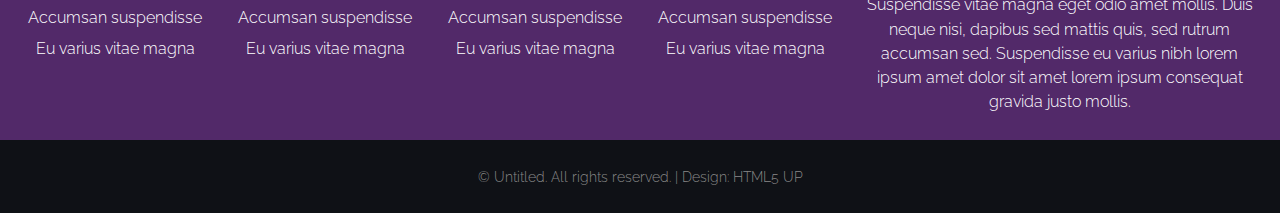
<file: twocolumn2.html>
<!DOCTYPE HTML>
<!--
	Halcyonic by HTML5 UP
	html5up.net | @ajlkn
	Free for personal and commercial use under the CCA 3.0 license (html5up.net/license)
-->
<html>
	<head>
		<title>Two Column 2 - Halcyonic by HTML5 UP</title>
		<meta charset="utf-8" />
		<meta name="viewport" content="width=device-width, initial-scale=1, user-scalable=no" />
		<link rel="stylesheet" href="assets/css/main.css" />
	</head>
	<body class="subpage">
		<div id="page-wrapper">

			<!-- Header -->
				<section id="header">
					<div class="container">
						<div class="row">
							<div class="col-12">

								<!-- Logo -->
									<h1><a href="index.html" id="logo">Halcyonic</a></h1>

								<!-- Nav -->
									<nav id="nav">
										<a href="index.html">Homepage</a>
										<a href="threecolumn.html">Three Column</a>
										<a href="twocolumn1.html">Two Column #1</a>
										<a href="twocolumn2.html">Two Column #2</a>
										<a href="onecolumn.html">One Column</a>
									</nav>

							</div>
						</div>
					</div>
				</section>

			<!-- Content -->
				<section id="content">
					<div class="container">
						<div class="row">
							<div class="col-3 col-12-medium">

								<!-- Sidebar -->
									<section>
										<header>
											<h2>Magna Phasellus</h2>
										</header>
										<ul class="link-list">
											<li><a href="#">Sed dolore viverra</a></li>
											<li><a href="#">Ligula non varius</a></li>
											<li><a href="#">Nec sociis natoque</a></li>
											<li><a href="#">Penatibus et magnis</a></li>
											<li><a href="#">Dis parturient montes</a></li>
											<li><a href="#">Nascetur ridiculus</a></li>
										</ul>
									</section>
									<section>
										<header>
											<h2>Ipsum Dolor</h2>
										</header>
										<p>
											Vehicula fermentum ligula at pretium. Suspendisse semper iaculis eros, eu aliquam
											iaculis. Phasellus ultrices diam sit amet orci lacinia sed consequat.
										</p>
										<ul class="link-list">
											<li><a href="#">Sed dolore viverra</a></li>
											<li><a href="#">Ligula non varius</a></li>
											<li><a href="#">Dis parturient montes</a></li>
											<li><a href="#">Nascetur ridiculus</a></li>
										</ul>
									</section>

							</div>
							<div class="col-9 col-12-medium imp-medium">

								<!-- Main Content -->
									<section>
										<header>
											<h2>Two Column #2</h2>
											<h3>Another generic two column layout</h3>
										</header>
										<p>
											Lorem ipsum dolor sit amet, consectetur adipiscing elit. Nunc quam metus, congue
											vel suscipit ut, dignissim non risus. Vestibulum ante est, fringilla nec placerat
											eu, vestibulum vitae diam. Integer eget egestas eros. Duis enim erat, mollis quis
											lacinia eget, blandit nec ipsum. Donec vitae turpis ipsum. Aliquam mauris libero,
											sagittis in eleifend at, mattis imperdiet velit. Donec urna risus, rutrum molestie
											varius ac, lacinia sit amet augue. Nam ultrices elementum eros.
										</p>
										<p>
											Sed faucibus viverra ligula, non varius magna semper vitae. Donec eu justo ut ipsum
											hendrerit congue nec eu risus. Cum sociis natoque penatibus et magnis dis parturient
											montes, nascetur ridiculus mus. Lorem ipsum dolor sit amet, consectetur adipiscing
											egestas tempus. Cras convallis odio sit amet risus convallis porttitor. Integer
											vehicula fermentum ligula at pretium. Suspendisse semper iaculis eros, eu aliquam
											justo imperdiet vel. Proin nec dictum mi. Duis commodo enim non tellus interdum
											elit. Suspendisse fermentum adipiscing nisi, a tempor libero malesuada at. Morbi
											lacinia dui adipiscing risus eleifend tincidunt. Proin eu mauris eu tellus eleifend
											hendrerit.
										</p>
										<p>
											Mauris sit amet tellus urna. In facilisis, tortor vitae ultricies egestas, odio
											mi rhoncus arcu, quis euismod felis felis et velit. Mauris varius consectetur erat
											egestas tempus. Cras convallis odio sit amet risus convallis porttitor. Integer
											vehicula fermentum ligula at pretium. Suspendisse semper iaculis eros, eu aliquam
											justo imperdiet vel. Proin nec dictum mi. Duis commodo enim non tellus interdum
											iaculis. Phasellus ultrices diam sit amet orci lacinia sed consequat dui auctor.
										</p>
										<p>
											Sed faucibus viverra ligula, non varius magna semper vitae. Donec eu justo ut ipsum
											hendrerit congue nec eu risus. Cum sociis natoque penatibus et magnis dis parturient
											montes, nascetur ridiculus mus. Lorem ipsum dolor sit amet, consectetur adipiscing
											egestas tempus. Cras convallis odio sit amet risus convallis porttitor. Integer
											vehicula fermentum ligula at pretium. Suspendisse semper iaculis eros, eu aliquam
											justo imperdiet vel. Proin nec dictum mi. Duis commodo enim non tellus interdum
											elit. Suspendisse fermentum adipiscing nisi, a tempor libero malesuada at. Morbi
											lacinia dui adipiscing risus eleifend tincidunt. Proin eu mauris eu tellus eleifend
											hendrerit.
										</p>
										<p>
											Mauris sit amet tellus urna. In facilisis, tortor vitae ultricies egestas, odio
											mi rhoncus arcu, quis euismod felis felis et velit. Mauris varius consectetur erat
											egestas tempus. Cras convallis odio sit amet risus convallis porttitor. Integer
											vehicula fermentum ligula at pretium. Suspendisse semper iaculis eros, eu aliquam
											justo imperdiet vel. Proin nec dictum mi. Duis commodo enim non tellus interdum
											iaculis. Phasellus ultrices diam sit amet orci lacinia sed consequat dui auctor.
										</p>
									</section>

							</div>
						</div>
					</div>
				</section>

			<!-- Footer -->
				<section id="footer">
					<div class="container">
						<div class="row">
							<div class="col-8 col-12-medium">

								<!-- Links -->
									<section>
										<h2>Links to Important Stuff</h2>
										<div>
											<div class="row">
												<div class="col-3 col-12-small">
													<ul class="link-list last-child">
														<li><a href="#">Neque amet dapibus</a></li>
														<li><a href="#">Sed mattis quis rutrum</a></li>
														<li><a href="#">Accumsan suspendisse</a></li>
														<li><a href="#">Eu varius vitae magna</a></li>
													</ul>
												</div>
												<div class="col-3 col-12-small">
													<ul class="link-list last-child">
														<li><a href="#">Neque amet dapibus</a></li>
														<li><a href="#">Sed mattis quis rutrum</a></li>
														<li><a href="#">Accumsan suspendisse</a></li>
														<li><a href="#">Eu varius vitae magna</a></li>
													</ul>
												</div>
												<div class="col-3 col-12-small">
													<ul class="link-list last-child">
														<li><a href="#">Neque amet dapibus</a></li>
														<li><a href="#">Sed mattis quis rutrum</a></li>
														<li><a href="#">Accumsan suspendisse</a></li>
														<li><a href="#">Eu varius vitae magna</a></li>
													</ul>
												</div>
												<div class="col-3 col-12-small">
													<ul class="link-list last-child">
														<li><a href="#">Neque amet dapibus</a></li>
														<li><a href="#">Sed mattis quis rutrum</a></li>
														<li><a href="#">Accumsan suspendisse</a></li>
														<li><a href="#">Eu varius vitae magna</a></li>
													</ul>
												</div>
											</div>
										</div>
									</section>

							</div>
							<div class="col-4 col-12-medium imp-medium">

								<!-- Blurb -->
									<section>
										<h2>An Informative Text Blurb</h2>
										<p>
											Duis neque nisi, dapibus sed mattis quis, rutrum accumsan sed. Suspendisse eu
											varius nibh. Suspendisse vitae magna eget odio amet mollis. Duis neque nisi,
											dapibus sed mattis quis, sed rutrum accumsan sed. Suspendisse eu varius nibh
											lorem ipsum amet dolor sit amet lorem ipsum consequat gravida justo mollis.
										</p>
									</section>

							</div>
						</div>
					</div>
				</section>

			<!-- Copyright -->
				<div id="copyright">
					&copy; Untitled. All rights reserved. | Design: <a href="http://html5up.net">HTML5 UP</a>
				</div>

		</div>

		<!-- Scripts -->
			<script src="assets/js/jquery.min.js"></script>
			<script src="assets/js/browser.min.js"></script>
			<script src="assets/js/breakpoints.min.js"></script>
			<script src="assets/js/util.js"></script>
			<script src="assets/js/main.js"></script>

	</body>
</html>
</file>
<file: assets/css/main.css>
@import url("http://fonts.googleapis.com/css?family=Raleway:100,200,300,500,600,700,800,900");

/*
	Halcyonic by HTML5 UP
	html5up.net | @ajlkn
	Free for personal and commercial use under the CCA 3.0 license (html5up.net/license)
*/

html, body, div, span, applet, object,
iframe, h1, h2, h3, h4, h5, h6, p, blockquote,
pre, a, abbr, acronym, address, big, cite,
code, del, dfn, em, img, ins, kbd, q, s, samp,
small, strike, strong, sub, sup, tt, var, b,
u, i, center, dl, dt, dd, ol, ul, li, fieldset,
form, label, legend, table, caption, tbody,
tfoot, thead, tr, th, td, article, aside,
canvas, details, embed, figure, figcaption,
footer, header, hgroup, menu, nav, output, ruby,
section, summary, time, mark, audio, video {
	margin: 0;
	padding: 0;
	border: 0;
	font-size: 100%;
	font: inherit;
	vertical-align: baseline;}

article, aside, details, figcaption, figure,
footer, header, hgroup, menu, nav, section {
	display: block;}

body {
	line-height: 1;
}

ol, ul {
	list-style: none;
}

blockquote, q {
	quotes: none;
}

	blockquote:before, blockquote:after, q:before, q:after {
		content: '';
		content: none;
	}

table {
	border-collapse: collapse;
	border-spacing: 0;
}

body {
	-webkit-text-size-adjust: none;
}

mark {
	background-color: transparent;
	color: inherit;
}

input::-moz-focus-inner {
	border: 0;
	padding: 0;
}

input, select, textarea {
	-moz-appearance: none;
	-webkit-appearance: none;
	-ms-appearance: none;
	appearance: none;
}

/* Basic */

	html {
		box-sizing: border-box;
	}

	*, *:before, *:after {
		box-sizing: inherit;
	}

	body {
		background: #D4D9DD url("images/bg03.jpg");
		color: #474f51;
		font-size: 13.5pt;
		font-family: 'Raleway';
		line-height: 1.85em;
		font-weight: 300;
	}

	input, textarea, select {
		color: #474f51;
		font-size: 13.5pt;
		font-family: 'Raleway';
		line-height: 1.85em;
		font-weight: 300;
	}

	ul, ol, p, dl {
		margin: 0 0 2em 0;
	}

	a {
		text-decoration: none;
	}

		a:hover {
			text-decoration: underline;
		}

	section > :last-child,
	section:last-child,
	.last-child {
		margin-bottom: 0 !important;
	}

/* Container */

	.container {
		margin: 0 auto;
		max-width: 100%;
		width: 1200px;
	}

		@media screen and (max-width: 1680px) {

			.container {
				width: 1200px;
			}

		}

		@media screen and (max-width: 1280px) {

			.container {
				width: calc(100% - 40px);
			}

		}

		@media screen and (max-width: 980px) {

			.container {
				width: calc(100% - 50px);
			}

		}

		@media screen and (max-width: 736px) {

			.container {
				width: calc(100% - 40px);
			}

		}

/* Row */

	.row {
		display: flex;
		flex-wrap: wrap;
		box-sizing: border-box;
		align-items: stretch;
	}

		.row > * {
			box-sizing: border-box;
		}

		.row.gtr-uniform > * > :last-child {
			margin-bottom: 0;
		}

		.row.aln-left {
			justify-content: flex-start;
		}

		.row.aln-center {
			justify-content: center;
		}

		.row.aln-right {
			justify-content: flex-end;
		}

		.row.aln-top {
			align-items: flex-start;
		}

		.row.aln-middle {
			align-items: center;
		}

		.row.aln-bottom {
			align-items: flex-end;
		}

		.row > .imp {
			order: -1;
		}

		.row > .col-1 {
			width: 8.33333%;
		}

		.row > .off-1 {
			margin-left: 8.33333%;
		}

		.row > .col-2 {
			width: 16.66667%;
		}

		.row > .off-2 {
			margin-left: 16.66667%;
		}

		.row > .col-3 {
			width: 25%;
		}

		.row > .off-3 {
			margin-left: 25%;
		}

		.row > .col-4 {
			width: 33.33333%;
		}

		.row > .off-4 {
			margin-left: 33.33333%;
		}

		.row > .col-5 {
			width: 41.66667%;
		}

		.row > .off-5 {
			margin-left: 41.66667%;
		}

		.row > .col-6 {
			width: 50%;
		}

		.row > .off-6 {
			margin-left: 50%;
		}

		.row > .col-7 {
			width: 58.33333%;
		}

		.row > .off-7 {
			margin-left: 58.33333%;
		}

		.row > .col-8 {
			width: 66.66667%;
		}

		.row > .off-8 {
			margin-left: 66.66667%;
		}

		.row > .col-9 {
			width: 75%;
		}

		.row > .off-9 {
			margin-left: 75%;
		}

		.row > .col-10 {
			width: 83.33333%;
		}

		.row > .off-10 {
			margin-left: 83.33333%;
		}

		.row > .col-11 {
			width: 91.66667%;
		}

		.row > .off-11 {
			margin-left: 91.66667%;
		}

		.row > .col-12 {
			width: 100%;
		}

		.row > .off-12 {
			margin-left: 100%;
		}

		.row.gtr-0 {
			margin-top: 0px;
			margin-left: 0px;
		}

			.row.gtr-0 > * {
				padding: 0px 0 0 0px;
			}

			.row.gtr-0.gtr-uniform {
				margin-top: 0px;
			}

				.row.gtr-0.gtr-uniform > * {
					padding-top: 0px;
				}

		.row.gtr-25 {
			margin-top: -6.25px;
			margin-left: -6.25px;
		}

			.row.gtr-25 > * {
				padding: 6.25px 0 0 6.25px;
			}

			.row.gtr-25.gtr-uniform {
				margin-top: -6.25px;
			}

				.row.gtr-25.gtr-uniform > * {
					padding-top: 6.25px;
				}

		.row.gtr-50 {
			margin-top: -12.5px;
			margin-left: -12.5px;
		}

			.row.gtr-50 > * {
				padding: 12.5px 0 0 12.5px;
			}

			.row.gtr-50.gtr-uniform {
				margin-top: -12.5px;
			}

				.row.gtr-50.gtr-uniform > * {
					padding-top: 12.5px;
				}

		.row {
			margin-top: -25px;
			margin-left: -25px;
		}

			.row > * {
				padding: 25px 0 0 25px;
			}

			.row.gtr-uniform {
				margin-top: -25px;
			}

				.row.gtr-uniform > * {
					padding-top: 25px;
				}

		.row.gtr-150 {
			margin-top: -37.5px;
			margin-left: -37.5px;
		}

			.row.gtr-150 > * {
				padding: 37.5px 0 0 37.5px;
			}

			.row.gtr-150.gtr-uniform {
				margin-top: -37.5px;
			}

				.row.gtr-150.gtr-uniform > * {
					padding-top: 37.5px;
				}

		.row.gtr-200 {
			margin-top: -50px;
			margin-left: -50px;
		}

			.row.gtr-200 > * {
				padding: 50px 0 0 50px;
			}

			.row.gtr-200.gtr-uniform {
				margin-top: -50px;
			}

				.row.gtr-200.gtr-uniform > * {
					padding-top: 50px;
				}

		@media screen and (max-width: 1680px) {

			.row {
				display: flex;
				flex-wrap: wrap;
				box-sizing: border-box;
				align-items: stretch;
			}

				.row > * {
					box-sizing: border-box;
				}

				.row.gtr-uniform > * > :last-child {
					margin-bottom: 0;
				}

				.row.aln-left {
					justify-content: flex-start;
				}

				.row.aln-center {
					justify-content: center;
				}

				.row.aln-right {
					justify-content: flex-end;
				}

				.row.aln-top {
					align-items: flex-start;
				}

				.row.aln-middle {
					align-items: center;
				}

				.row.aln-bottom {
					align-items: flex-end;
				}

				.row > .imp-xlarge {
					order: -1;
				}

				.row > .col-1-xlarge {
					width: 8.33333%;
				}

				.row > .off-1-xlarge {
					margin-left: 8.33333%;
				}

				.row > .col-2-xlarge {
					width: 16.66667%;
				}

				.row > .off-2-xlarge {
					margin-left: 16.66667%;
				}

				.row > .col-3-xlarge {
					width: 25%;
				}

				.row > .off-3-xlarge {
					margin-left: 25%;
				}

				.row > .col-4-xlarge {
					width: 33.33333%;
				}

				.row > .off-4-xlarge {
					margin-left: 33.33333%;
				}

				.row > .col-5-xlarge {
					width: 41.66667%;
				}

				.row > .off-5-xlarge {
					margin-left: 41.66667%;
				}

				.row > .col-6-xlarge {
					width: 50%;
				}

				.row > .off-6-xlarge {
					margin-left: 50%;
				}

				.row > .col-7-xlarge {
					width: 58.33333%;
				}

				.row > .off-7-xlarge {
					margin-left: 58.33333%;
				}

				.row > .col-8-xlarge {
					width: 66.66667%;
				}

				.row > .off-8-xlarge {
					margin-left: 66.66667%;
				}

				.row > .col-9-xlarge {
					width: 75%;
				}

				.row > .off-9-xlarge {
					margin-left: 75%;
				}

				.row > .col-10-xlarge {
					width: 83.33333%;
				}

				.row > .off-10-xlarge {
					margin-left: 83.33333%;
				}

				.row > .col-11-xlarge {
					width: 91.66667%;
				}

				.row > .off-11-xlarge {
					margin-left: 91.66667%;
				}

				.row > .col-12-xlarge {
					width: 100%;
				}

				.row > .off-12-xlarge {
					margin-left: 100%;
				}

				.row.gtr-0 {
					margin-top: 0px;
					margin-left: 0px;
				}

					.row.gtr-0 > * {
						padding: 0px 0 0 0px;
					}

					.row.gtr-0.gtr-uniform {
						margin-top: 0px;
					}

						.row.gtr-0.gtr-uniform > * {
							padding-top: 0px;
						}

				.row.gtr-25 {
					margin-top: -6.25px;
					margin-left: -6.25px;
				}

					.row.gtr-25 > * {
						padding: 6.25px 0 0 6.25px;
					}

					.row.gtr-25.gtr-uniform {
						margin-top: -6.25px;
					}

						.row.gtr-25.gtr-uniform > * {
							padding-top: 6.25px;
						}

				.row.gtr-50 {
					margin-top: -12.5px;
					margin-left: -12.5px;
				}

					.row.gtr-50 > * {
						padding: 12.5px 0 0 12.5px;
					}

					.row.gtr-50.gtr-uniform {
						margin-top: -12.5px;
					}

						.row.gtr-50.gtr-uniform > * {
							padding-top: 12.5px;
						}

				.row {
					margin-top: -25px;
					margin-left: -25px;
				}

					.row > * {
						padding: 25px 0 0 25px;
					}

					.row.gtr-uniform {
						margin-top: -25px;
					}

						.row.gtr-uniform > * {
							padding-top: 25px;
						}

				.row.gtr-150 {
					margin-top: -37.5px;
					margin-left: -37.5px;
				}

					.row.gtr-150 > * {
						padding: 37.5px 0 0 37.5px;
					}

					.row.gtr-150.gtr-uniform {
						margin-top: -37.5px;
					}

						.row.gtr-150.gtr-uniform > * {
							padding-top: 37.5px;
						}

				.row.gtr-200 {
					margin-top: -50px;
					margin-left: -50px;
				}

					.row.gtr-200 > * {
						padding: 50px 0 0 50px;
					}

					.row.gtr-200.gtr-uniform {
						margin-top: -50px;
					}

						.row.gtr-200.gtr-uniform > * {
							padding-top: 50px;
						}

		}

		@media screen and (max-width: 1280px) {

			.row {
				display: flex;
				flex-wrap: wrap;
				box-sizing: border-box;
				align-items: stretch;
			}

				.row > * {
					box-sizing: border-box;
				}

				.row.gtr-uniform > * > :last-child {
					margin-bottom: 0;
				}

				.row.aln-left {
					justify-content: flex-start;
				}

				.row.aln-center {
					justify-content: center;
				}

				.row.aln-right {
					justify-content: flex-end;
				}

				.row.aln-top {
					align-items: flex-start;
				}

				.row.aln-middle {
					align-items: center;
				}

				.row.aln-bottom {
					align-items: flex-end;
				}

				.row > .imp-large {
					order: -1;
				}

				.row > .col-1-large {
					width: 8.33333%;
				}

				.row > .off-1-large {
					margin-left: 8.33333%;
				}

				.row > .col-2-large {
					width: 16.66667%;
				}

				.row > .off-2-large {
					margin-left: 16.66667%;
				}

				.row > .col-3-large {
					width: 25%;
				}

				.row > .off-3-large {
					margin-left: 25%;
				}

				.row > .col-4-large {
					width: 33.33333%;
				}

				.row > .off-4-large {
					margin-left: 33.33333%;
				}

				.row > .col-5-large {
					width: 41.66667%;
				}

				.row > .off-5-large {
					margin-left: 41.66667%;
				}

				.row > .col-6-large {
					width: 50%;
				}

				.row > .off-6-large {
					margin-left: 50%;
				}

				.row > .col-7-large {
					width: 58.33333%;
				}

				.row > .off-7-large {
					margin-left: 58.33333%;
				}

				.row > .col-8-large {
					width: 66.66667%;
				}

				.row > .off-8-large {
					margin-left: 66.66667%;
				}

				.row > .col-9-large {
					width: 75%;
				}

				.row > .off-9-large {
					margin-left: 75%;
				}

				.row > .col-10-large {
					width: 83.33333%;
				}

				.row > .off-10-large {
					margin-left: 83.33333%;
				}

				.row > .col-11-large {
					width: 91.66667%;
				}

				.row > .off-11-large {
					margin-left: 91.66667%;
				}

				.row > .col-12-large {
					width: 100%;
				}

				.row > .off-12-large {
					margin-left: 100%;
				}

				.row.gtr-0 {
					margin-top: 0px;
					margin-left: 0px;
				}

					.row.gtr-0 > * {
						padding: 0px 0 0 0px;
					}

					.row.gtr-0.gtr-uniform {
						margin-top: 0px;
					}

						.row.gtr-0.gtr-uniform > * {
							padding-top: 0px;
						}

				.row.gtr-25 {
					margin-top: -5px;
					margin-left: -5px;
				}

					.row.gtr-25 > * {
						padding: 5px 0 0 5px;
					}

					.row.gtr-25.gtr-uniform {
						margin-top: -5px;
					}

						.row.gtr-25.gtr-uniform > * {
							padding-top: 5px;
						}

				.row.gtr-50 {
					margin-top: -10px;
					margin-left: -10px;
				}

					.row.gtr-50 > * {
						padding: 10px 0 0 10px;
					}

					.row.gtr-50.gtr-uniform {
						margin-top: -10px;
					}

						.row.gtr-50.gtr-uniform > * {
							padding-top: 10px;
						}

				.row {
					margin-top: -20px;
					margin-left: -20px;
				}

					.row > * {
						padding: 20px 0 0 20px;
					}

					.row.gtr-uniform {
						margin-top: -20px;
					}

						.row.gtr-uniform > * {
							padding-top: 20px;
						}

				.row.gtr-150 {
					margin-top: -30px;
					margin-left: -30px;
				}

					.row.gtr-150 > * {
						padding: 30px 0 0 30px;
					}

					.row.gtr-150.gtr-uniform {
						margin-top: -30px;
					}

						.row.gtr-150.gtr-uniform > * {
							padding-top: 30px;
						}

				.row.gtr-200 {
					margin-top: -40px;
					margin-left: -40px;
				}

					.row.gtr-200 > * {
						padding: 40px 0 0 40px;
					}

					.row.gtr-200.gtr-uniform {
						margin-top: -40px;
					}

						.row.gtr-200.gtr-uniform > * {
							padding-top: 40px;
						}

		}

		@media screen and (max-width: 980px) {

			.row {
				display: flex;
				flex-wrap: wrap;
				box-sizing: border-box;
				align-items: stretch;
			}

				.row > * {
					box-sizing: border-box;
				}

				.row.gtr-uniform > * > :last-child {
					margin-bottom: 0;
				}

				.row.aln-left {
					justify-content: flex-start;
				}

				.row.aln-center {
					justify-content: center;
				}

				.row.aln-right {
					justify-content: flex-end;
				}

				.row.aln-top {
					align-items: flex-start;
				}

				.row.aln-middle {
					align-items: center;
				}

				.row.aln-bottom {
					align-items: flex-end;
				}

				.row > .imp-medium {
					order: -1;
				}

				.row > .col-1-medium {
					width: 8.33333%;
				}

				.row > .off-1-medium {
					margin-left: 8.33333%;
				}

				.row > .col-2-medium {
					width: 16.66667%;
				}

				.row > .off-2-medium {
					margin-left: 16.66667%;
				}

				.row > .col-3-medium {
					width: 25%;
				}

				.row > .off-3-medium {
					margin-left: 25%;
				}

				.row > .col-4-medium {
					width: 33.33333%;
				}

				.row > .off-4-medium {
					margin-left: 33.33333%;
				}

				.row > .col-5-medium {
					width: 41.66667%;
				}

				.row > .off-5-medium {
					margin-left: 41.66667%;
				}

				.row > .col-6-medium {
					width: 50%;
				}

				.row > .off-6-medium {
					margin-left: 50%;
				}

				.row > .col-7-medium {
					width: 58.33333%;
				}

				.row > .off-7-medium {
					margin-left: 58.33333%;
				}

				.row > .col-8-medium {
					width: 66.66667%;
				}

				.row > .off-8-medium {
					margin-left: 66.66667%;
				}

				.row > .col-9-medium {
					width: 75%;
				}

				.row > .off-9-medium {
					margin-left: 75%;
				}

				.row > .col-10-medium {
					width: 83.33333%;
				}

				.row > .off-10-medium {
					margin-left: 83.33333%;
				}

				.row > .col-11-medium {
					width: 91.66667%;
				}

				.row > .off-11-medium {
					margin-left: 91.66667%;
				}

				.row > .col-12-medium {
					width: 100%;
				}

				.row > .off-12-medium {
					margin-left: 100%;
				}

				.row.gtr-0 {
					margin-top: 0px;
					margin-left: 0px;
				}

					.row.gtr-0 > * {
						padding: 0px 0 0 0px;
					}

					.row.gtr-0.gtr-uniform {
						margin-top: 0px;
					}

						.row.gtr-0.gtr-uniform > * {
							padding-top: 0px;
						}

				.row.gtr-25 {
					margin-top: -6.25px;
					margin-left: -6.25px;
				}

					.row.gtr-25 > * {
						padding: 6.25px 0 0 6.25px;
					}

					.row.gtr-25.gtr-uniform {
						margin-top: -6.25px;
					}

						.row.gtr-25.gtr-uniform > * {
							padding-top: 6.25px;
						}

				.row.gtr-50 {
					margin-top: -12.5px;
					margin-left: -12.5px;
				}

					.row.gtr-50 > * {
						padding: 12.5px 0 0 12.5px;
					}

					.row.gtr-50.gtr-uniform {
						margin-top: -12.5px;
					}

						.row.gtr-50.gtr-uniform > * {
							padding-top: 12.5px;
						}

				.row {
					margin-top: -25px;
					margin-left: -25px;
				}

					.row > * {
						padding: 25px 0 0 25px;
					}

					.row.gtr-uniform {
						margin-top: -25px;
					}

						.row.gtr-uniform > * {
							padding-top: 25px;
						}

				.row.gtr-150 {
					margin-top: -37.5px;
					margin-left: -37.5px;
				}

					.row.gtr-150 > * {
						padding: 37.5px 0 0 37.5px;
					}

					.row.gtr-150.gtr-uniform {
						margin-top: -37.5px;
					}

						.row.gtr-150.gtr-uniform > * {
							padding-top: 37.5px;
						}

				.row.gtr-200 {
					margin-top: -50px;
					margin-left: -50px;
				}

					.row.gtr-200 > * {
						padding: 50px 0 0 50px;
					}

					.row.gtr-200.gtr-uniform {
						margin-top: -50px;
					}

						.row.gtr-200.gtr-uniform > * {
							padding-top: 50px;
						}

		}

		@media screen and (max-width: 736px) {

			.row {
				display: flex;
				flex-wrap: wrap;
				box-sizing: border-box;
				align-items: stretch;
			}

				.row > * {
					box-sizing: border-box;
				}

				.row.gtr-uniform > * > :last-child {
					margin-bottom: 0;
				}

				.row.aln-left {
					justify-content: flex-start;
				}

				.row.aln-center {
					justify-content: center;
				}

				.row.aln-right {
					justify-content: flex-end;
				}

				.row.aln-top {
					align-items: flex-start;
				}

				.row.aln-middle {
					align-items: center;
				}

				.row.aln-bottom {
					align-items: flex-end;
				}

				.row > .imp-small {
					order: -1;
				}

				.row > .col-1-small {
					width: 8.33333%;
				}

				.row > .off-1-small {
					margin-left: 8.33333%;
				}

				.row > .col-2-small {
					width: 16.66667%;
				}

				.row > .off-2-small {
					margin-left: 16.66667%;
				}

				.row > .col-3-small {
					width: 25%;
				}

				.row > .off-3-small {
					margin-left: 25%;
				}

				.row > .col-4-small {
					width: 33.33333%;
				}

				.row > .off-4-small {
					margin-left: 33.33333%;
				}

				.row > .col-5-small {
					width: 41.66667%;
				}

				.row > .off-5-small {
					margin-left: 41.66667%;
				}

				.row > .col-6-small {
					width: 50%;
				}

				.row > .off-6-small {
					margin-left: 50%;
				}

				.row > .col-7-small {
					width: 58.33333%;
				}

				.row > .off-7-small {
					margin-left: 58.33333%;
				}

				.row > .col-8-small {
					width: 66.66667%;
				}

				.row > .off-8-small {
					margin-left: 66.66667%;
				}

				.row > .col-9-small {
					width: 75%;
				}

				.row > .off-9-small {
					margin-left: 75%;
				}

				.row > .col-10-small {
					width: 83.33333%;
				}

				.row > .off-10-small {
					margin-left: 83.33333%;
				}

				.row > .col-11-small {
					width: 91.66667%;
				}

				.row > .off-11-small {
					margin-left: 91.66667%;
				}

				.row > .col-12-small {
					width: 100%;
				}

				.row > .off-12-small {
					margin-left: 100%;
				}

				.row.gtr-0 {
					margin-top: 0px;
					margin-left: 0px;
				}

					.row.gtr-0 > * {
						padding: 0px 0 0 0px;
					}

					.row.gtr-0.gtr-uniform {
						margin-top: 0px;
					}

						.row.gtr-0.gtr-uniform > * {
							padding-top: 0px;
						}

				.row.gtr-25 {
					margin-top: -5px;
					margin-left: -5px;
				}

					.row.gtr-25 > * {
						padding: 5px 0 0 5px;
					}

					.row.gtr-25.gtr-uniform {
						margin-top: -5px;
					}

						.row.gtr-25.gtr-uniform > * {
							padding-top: 5px;
						}

				.row.gtr-50 {
					margin-top: -10px;
					margin-left: -10px;
				}

					.row.gtr-50 > * {
						padding: 10px 0 0 10px;
					}

					.row.gtr-50.gtr-uniform {
						margin-top: -10px;
					}

						.row.gtr-50.gtr-uniform > * {
							padding-top: 10px;
						}

				.row {
					margin-top: -20px;
					margin-left: -20px;
				}

					.row > * {
						padding: 20px 0 0 20px;
					}

					.row.gtr-uniform {
						margin-top: -20px;
					}

						.row.gtr-uniform > * {
							padding-top: 20px;
						}

				.row.gtr-150 {
					margin-top: -30px;
					margin-left: -30px;
				}

					.row.gtr-150 > * {
						padding: 30px 0 0 30px;
					}

					.row.gtr-150.gtr-uniform {
						margin-top: -30px;
					}

						.row.gtr-150.gtr-uniform > * {
							padding-top: 30px;
						}

				.row.gtr-200 {
					margin-top: -40px;
					margin-left: -40px;
				}

					.row.gtr-200 > * {
						padding: 40px 0 0 40px;
					}

					.row.gtr-200.gtr-uniform {
						margin-top: -40px;
					}

						.row.gtr-200.gtr-uniform > * {
							padding-top: 40px;
						}

		}

/* Multi-use */

	.link-list li {
		padding: 0.2em 0 0.2em 0;
	}

		.link-list li:first-child {
			padding-top: 0 !important;
			border-top: 0 !important;
		}

		.link-list li:last-child {
			padding-bottom: 0 !important;
			border-bottom: 0 !important;
		}

	.quote-list li {
		padding: 1em 0 1em 0;
		overflow: hidden;
	}

		.quote-list li:first-child {
			padding-top: 0 !important;
			border-top: 0 !important;
		}

		.quote-list li:last-child {
			padding-bottom: 0 !important;
			border-bottom: 0 !important;
		}

		.quote-list li img {
			float: left;
		}

		.quote-list li p {
			margin: 0 0 0 90px;
			font-size: 1.2em;
			font-style: italic;
		}

		.quote-list li span {
			display: block;
			margin-left: 90px;
			font-size: 0.9em;
			font-weight: 400;
		}

	.check-list li {
		padding: 0.7em 0 0.7em 45px;
		font-size: 1.2em;
		background: url("images/icon-checkmark.png") 0px 1.05em no-repeat;
	}

		.check-list li:first-child {
			padding-top: 0 !important;
			border-top: 0 !important;
			background-position: 0 0.3em;
		}

		.check-list li:last-child {
			padding-bottom: 0 !important;
			border-bottom: 0 !important;
		}

	.feature-image {
		display: block;
		margin: 0 0 2em 0;
		outline: 0;
	}

		.feature-image img {
			display: block;
			width: 100%;
		}

	.bordered-feature-image {
		display: block;
		background: #fff url("images/bg04.png");
		padding: 0px;
		margin: 0 0 1.5em 0;
		outline: 0;
	}

		.bordered-feature-image img {
			display: block;
			width: 100%;
		}

	.button-large {
		background-image: -moz-linear-gradient(top, #ed391b, #ce1a00);
		background-image: -webkit-linear-gradient(top, #ed391b, #ce1a00);
		background-image: -ms-linear-gradient(top, #ed391b, #ce1a00);
		background-image: linear-gradient(top, #ed391b, #ce1a00);
		display: inline-block;
		background-color: #ed391b;
		color: #fff;
		text-decoration: none;
		font-size: 1.25em;
		height: 2em;
		line-height: 2.125em;
		font-weight: 300;
		padding: 0 45px;
		outline: 0;
		border-radius: 10px;
		box-shadow: inset 0px 0px 0px 1px rgba(0, 0, 0, 0.75), inset 0px 2px 0px 0px rgba(255, 192, 192, 0.5), inset 0px 0px 0px 2px rgba(255, 96, 96, 0.85), 3px 3px 3px 1px rgba(0, 0, 0, 0.15);
		text-shadow: -1px -1px 1px rgba(0, 0, 0, 0.5);
	}

		.button-large:hover {
			background-image: -moz-linear-gradient(top, #fd492b, #de2a10);
			background-image: -webkit-linear-gradient(top, #fd492b, #de2a10);
			background-image: -ms-linear-gradient(top, #fd492b, #de2a10);
			background-image: linear-gradient(top, #fd492b, #de2a10);
			background-color: #fd492b;
			box-shadow: inset 0px 0px 0px 1px rgba(0, 0, 0, 0.75), inset 0px 2px 0px 0px rgba(255, 192, 192, 0.5), inset 0px 0px 0px 2px rgba(255, 96, 96, 0.85), 3px 3px 3px 1px rgba(0, 0, 0, 0.15);
		}

		.button-large:active {
			background-image: -moz-linear-gradient(top, #ce1a00, #ed391b);
			background-image: -webkit-linear-gradient(top, #ce1a00, #ed391b);
			background-image: -ms-linear-gradient(top, #ce1a00, #ed391b);
			background-image: linear-gradient(top, #ce1a00, #ed391b);
			background-color: #ce1a00;
			box-shadow: inset 0px 0px 0px 1px rgba(0, 0, 0, 0.75), inset 0px 2px 0px 0px rgba(255, 192, 192, 0.5), inset 0px 0px 0px 2px rgba(255, 96, 96, 0.85), 3px 3px 3px 1px rgba(0, 0, 0, 0.15);
		}

/* Header */

	#header {
		position: fixed; /*relative;*/
                width: 100%;
                top: 0;
                left: 0;
                z-index: 100;
		background: #522969;
		border-bottom: none;
	}

		#header > .container {
			position: relative;
			min-height: 120px;
		}

		#header h1 {
			position: absolute;
			left: 0;
			bottom: 35px;
			font-size: 1.75em;
		        font-weight: 600;
		}

			#header h1 a {
				color: #fff;
				text-decoration: none;
			}

		#header nav {
			position: absolute;
			right: 0;
			bottom: 35px;
			font-weight: 200;
		}

			#header nav a {
				color: #eee;
				text-decoration: none;
				font-size: 1.0em;
				margin-left: 30px;
				outline: 0;
			}

				#header nav a:hover {
					color: #fff;
				}

		.subpage #header > .container {
			height: 120px;
		}


/* Features */

	#features {
		background: #0f1116;
		border-bottom: solid 1px #272e31;
		padding: 145px 0 45px 0;
		color: #a0a8ab;
	}

		#features h2 {
			font-size: 1.25em;
                        font-weight: 500;
			color: #fff;
			margin: 0 0 0.25em 0;
		}

		#features a {
			color: #e0e8eb;
		}

		#features strong {
			color: #fff;
		}

/* subtitle */
        #subtitle {
            padding: 30px 0 80px 0;
            line-height: 2em;
            text-align: center;
        }

        #subtitle h2 {
            font-size: 1.2em;
            font-weight: 300;
        }

/* subtitle2 */
        #subtitle2 {
            padding: 30px 0 80px 0;
            line-height: 2em;
            text-align: center;
        }

        #subtitle2 h2 {
            font-size: 1.2em;
            font-weight: 300;
        }

/* codes */
        #codes {
            padding: 40px 0 20px 0;
        }

/* Content */

	#content {
		background: #f7f7f7 url("images/bg04.png");
		border-top: solid 1px #fff;
		padding: 145px 0 45px 0;
	}

		#content section {
			background: #fff;
			padding: 40px 30px 45px 30px;
			margin: 0 0 25px 0;
		}

                #content h1 {
                         font-size: 2.25em;
                         line-height: 2em;
                         font-weight: 700;
			 color: #373f42;
                         margin: 0;
                         padding: 0;
                         line-height: 1em;
                }

		#content h2 {
			font-size: 2.0em;
                        font-weight: 700;
                        line-height: 1em;
			color: #373f42;
			margin-bottom: 0.5em;
		}

		#content h3 {
			color: #373f42;
                        font-size: 1.5em;
                        font-weight: 700;
                        padding: 0;
                        margin: 0;
		}

		#content h4 {
			color: #373f42;
                        font-size: 1.25em;
                        font-weight: 700;
                        padding: 0;
                        margin: 0;
                        display: inline;
		}

		#content a {
			color: #522969;
		}

		#content header {
			margin: 0 0 2em 0;
		}

		#content .quote-list li {
			border-bottom: solid 1px #e2e6e8;
		}

		#content .link-list li {
			border-bottom: solid 1px #e2e6e8;
		}

		#content .check-list li {
			border-bottom: solid 1px #e2e6e8;
		}

                #content dt {
                    padding-top: 0.5em;
                    padding-left: 0.25em;
                    padding-bottom: 0.25em;
                    color: black;
                }

                #content dd {
                    padding-left: 1.0em;
                    padding-bottom: 1.0em;
                    line-height: 1.25em;
                }


/* Footer */

	#footer {
		padding: 25px 0 25px 0;
		background: #522969;
		color: #fff;
                font-size: 0.9em;
		line-height: 1.5em;
                text-align: center;
	}

		#footer h2 {
			font-size: 1.25em;
			color: #fff;
			margin: 0 0 1em 0;
		}

		#footer a {
			color: #fff;
		}

		#footer .quote-list li {
		}

		#footer .link-list li {
		}

		#footer .check-list li {
		}

/* Copyright */

	#copyright {
		text-align: center;
		padding: 20px 0 20px 0;
                background:  #0f1116;
		color: #888888;
                font-size: 0.8em;
	}

		#copyright a {
			color: #888888;
		}

/* Large */

	@media screen and (max-width: 1280px) {

		/* Multi-use */

			.check-list li {
				font-size: 1em;
				line-height: 2em;
			}

			.quote-list li {
				padding: 1em 0 1em 0;
			}

				.quote-list li img {
					width: 60px;
				}

				.quote-list li p {
					margin: 0 0 0 80px;
					font-size: 1em;
					font-style: italic;
					line-height: 1.8em;
				}

				.quote-list li span {
					display: block;
					margin-left: 80px;
					font-size: 0.8em;
					font-weight: 400;
					line-height: 1.8em;
				}

			.feature-image {
				margin: 0 0 1em 0;
			}

			.button-large {
				font-size: 1.5em;
			}


		/* Header */

			#header h1 {
				font-size: 1.5em;
                                text-transform: uppercase;
			}

			#header nav a {
				font-size: 1.0em;
			}


		/* Content */

			#content h2 {
				font-size: 1.25em;
			}

			#content h3 {
				font-size: 1.1em;
			}

			#content h4 {
				font-size: 1.0em;
			}

			#content header {
				margin: 0 0 1.25em 0;
			}

	}

/* Medium */

	#navPanel, #titleBar {
		display: none;
	}

	@media screen and (max-width: 980px) {

		/* Basic */

			html, body {
				overflow-x: hidden;
			}

		/* Header */

			#header {
				text-align: center;
			}

				#header > .container:first-child {
					display: none;
				}

                /* Features */
	        #features {
		    padding: 45px 0 45px 0;
	        }

		/* Content */

			#content {
				padding: 25px 0;
			}

		/* Nav */

			#page-wrapper {
				-moz-backface-visibility: hidden;
				-webkit-backface-visibility: hidden;
				-ms-backface-visibility: hidden;
				backface-visibility: hidden;
				-moz-transition: -moz-transform 0.5s ease;
				-webkit-transition: -webkit-transform 0.5s ease;
				-ms-transition: -ms-transform 0.5s ease;
				transition: transform 0.5s ease;
				padding-bottom: 1px;
				padding-top: 44px;
			}

			#titleBar {
				-moz-backface-visibility: hidden;
				-webkit-backface-visibility: hidden;
				-ms-backface-visibility: hidden;
				backface-visibility: hidden;
				-moz-transition: -moz-transform 0.5s ease;
				-webkit-transition: -webkit-transform 0.5s ease;
				-ms-transition: -ms-transform 0.5s ease;
				transition: transform 0.5s ease;
				display: block;
				height: 44px;
				left: 0;
				position: fixed;
				top: 0;
				width: 100%;
				z-index: 10001;
				color: #fff;
                                background: #522969;
                                text-transform: uppercase;
			}

				#titleBar .title {
					display: block;
					text-align: center;
					font-size: 1.2em;
					font-weight: 600;
					line-height: 48px;
				}

				#titleBar .toggle {
					position: absolute;
					left: 0;
					top: 0;
					width: 80px;
					height: 60px;
				}

					#titleBar .toggle:after {
						content: '';
						display: block;
						position: absolute;
						top: 6px;
						left: 6px;
						color: #fff;
						background: rgba(255, 255, 255, 0.025);
						width: 49px;
						height: 31px;
						border-radius: 8px;
					}

					#titleBar .toggle:before {
						content: '';
						position: absolute;
						width: 20px;
						height: 30px;
						background: url("images/mobileUI-site-nav-opener-bg.svg");
						top: 15px;
						left: 20px;
						z-index: 1;
						opacity: 0.25;
					}

					#titleBar .toggle:active:after {
						background: rgba(255, 255, 255, 0.05);
					}

			#navPanel {
				-moz-backface-visibility: hidden;
				-webkit-backface-visibility: hidden;
				-ms-backface-visibility: hidden;
				backface-visibility: hidden;
				-moz-transform: translateX(-275px);
				-webkit-transform: translateX(-275px);
				-ms-transform: translateX(-275px);
				transform: translateX(-275px);
				-moz-transition: -moz-transform 0.5s ease;
				-webkit-transition: -webkit-transform 0.5s ease;
				-ms-transition: -ms-transform 0.5s ease;
				transition: transform 0.5s ease;
				display: block;
				height: 100%;
				left: 0;
				overflow-y: auto;
				position: fixed;
				top: 0;
				width: 275px;
				z-index: 10002;
				background: url("images/bg04.jpg");
			}

				#navPanel .link {
					display: block;
					color: #fff;
					text-decoration: none;
					font-size: 1.0em;
					line-height: 1.5em;
					padding: 0.625em 1.5em 0.325em 1.5em;
					border-top: solid 1px #373d40;
					border-bottom: solid 1px rgba(0, 0, 0, 0.4);
				}

					#navPanel .link:first-child {
						border-top: 0;
					}

					#navPanel .link:last-child {
						border-bottom: 0;
					}

			body.navPanel-visible #page-wrapper {
				-moz-transform: translateX(275px);
				-webkit-transform: translateX(275px);
				-ms-transform: translateX(275px);
				transform: translateX(275px);
			}

			body.navPanel-visible #titleBar {
				-moz-transform: translateX(275px);
				-webkit-transform: translateX(275px);
				-ms-transform: translateX(275px);
				transform: translateX(275px);
			}

			body.navPanel-visible #navPanel {
				-moz-transform: translateX(0);
				-webkit-transform: translateX(0);
				-ms-transform: translateX(0);
				transform: translateX(0);
			}

	}

/* Small */

	@media screen and (max-width: 736px) {

		/* Basic */

			body, input, textarea, select {
				font-size: 13pt;
				line-height: 1.4em;
			}

		/* Multi-use */

			.link-list li {
				padding: 0.75em 0 0.75em 0;
			}

			.quote-list li p {
				margin-bottom: 0.5em;
			}

			.check-list li {
				font-size: 1em;
			}

			.button-large {
				width: 100%;
			}


		/* Content */

			#content section {
				padding: 30px 20px;
			}

			#content h2 {
				font-size: 1.25em;
			}

			#content h3 {
				font-size: 1em;
			}

			#content header {
				margin: 0 0 1.25em 0;
			}

		/* Footer */

			#footer .link-list {
				margin: 0 0 10px 0 !important;
			}

		/* Copyright */

			#copyright {
				padding: 20px 30px;
			}

	}


#sidebar {
    line-height: 1.5em;
}

/* #sidebar h2 { */
/*     font-weight: 800; */
/*     font-size: 1.6em; */
/*     text-transform: uppercase; */
/* } */

#sidebar h3 {
/*     font-weight: 700; */
/*     font-size: 1.25em; */
    display: block;
}

#sidebar h4 {
    display: block;
}

#sidebar img {
    width: 75%;
    margin: 0 auto;
    display: block;
    text-align: center;
    padding-top: 0.3em;
}


#sidebar ul {
    margin: 0em 0em 0em 0em;
    padding: 0em 0em 0.0em 0em;
    list-style: none;
}

#sidebar ul li {
    padding: 0.60em 0em;
    font-size: 0.90em;
    border-top: 1px solid;
    border-color: rgba(0, 0, 0, 0.1);
}

#sidebar ul li:first-child {
    border-top: none;
}


/* style */

ul.style {
    padding-top: 1em;
}

ul.style li {
    position: relative;
    padding: 2em 2em 2em 3em;
    /* border-top: solid 1px rgba(255, 255, 255, 0.2); */
}

ul.style > :first-child {
    border-top: none;
}


/* -- this does the font-awesome symbol */
/* ul.style li:before { */
/*     position: absolute; */
/*     left: 0; */
/*     top: 1em; */
/*     display: block; */
/*     background: none; */
/*     color: #FFF; */
/*     width: 56px; */
/*     height: 56px; */
/*     text-align: center; */
/*     font-size: 3em; */
/*     border-radius: 6px; */
/* } */

ul.style h3 {
    margin-bottom: 0.80em;
    text-transform: uppercase;
    font-weight: 600;
    font-size: 1.75em;
    color: #FFF;
}

ul.style sup {
    text-transform: none;
}

ul.style span {
    line-height: 180%;
    color: #FFF;
}

ul.style span.collab {
    line-height: 120%;
    font-size: 0.8em;
    color: #cccccc;
}

.style img
{
    position: static;
    display: block;
    margin: 0 auto;
    max-width: 100%;
    min-width: 95%;
    height: auto;
}


/* style2 -- for codes */

# code ul {
    padding: 0em;
    margin: 0em;
}

# code ul li {
    position: relative;
    padding: 0em;
    padding-top: 1em;
    padding-bottom: 1em;
    /* border-top: solid 1px rgba(255, 255, 255, 0.2); */
}

# code ul > :first-child {
    border-top: none;
}

#code ul h3 {
    margin-bottom: 0.40em;
    font-weight: 700;
    font-size: 1.25em;
}

#code ul sup {
    text-transform: none;
}

#code p {
    margin: 0em;
    padding: none;
    font-size: 0.9em;
    line-height: 1.5em;
}


#code img
{
    position: static;
    display: block;
    margin: 0 auto;
    max-width: 100%;
    min-width: 100%;
    height: auto;
    border-radius: 6px 6px 0 0;
    margin-top: 2em;

}


.codebox {
    padding: 0.75em 0.75em;
    background: #fafafa;
    text-align: left;
    border-radius: 0px 0px 6px 6px;
}

.codebox h3 {
    margin-bottom: 0.5em;
    display: block;
}

.codebox p {
    margin: 0em;
    margin-top: 0.25em;
}

.codebox_simple {
    padding: 0.75em 0.75em;
    background: #FFF;
    text-align: left;
    border-radius: 6px 6px 6px 6px;
}

.codebox_simple h3 {
    margin-bottom: 0.5em;
}

.codebox_simple p {
    margin: 0em;
    margin-top: 0.25em;
}

.about_pic img {
    display: inline;
    float: right;
    padding: 1em;
    margin: 1em;
    width: 50%;
}

span.tiny {
    font-size: 0.75em;
}

em {
    font-style: italic;
}
</file>
